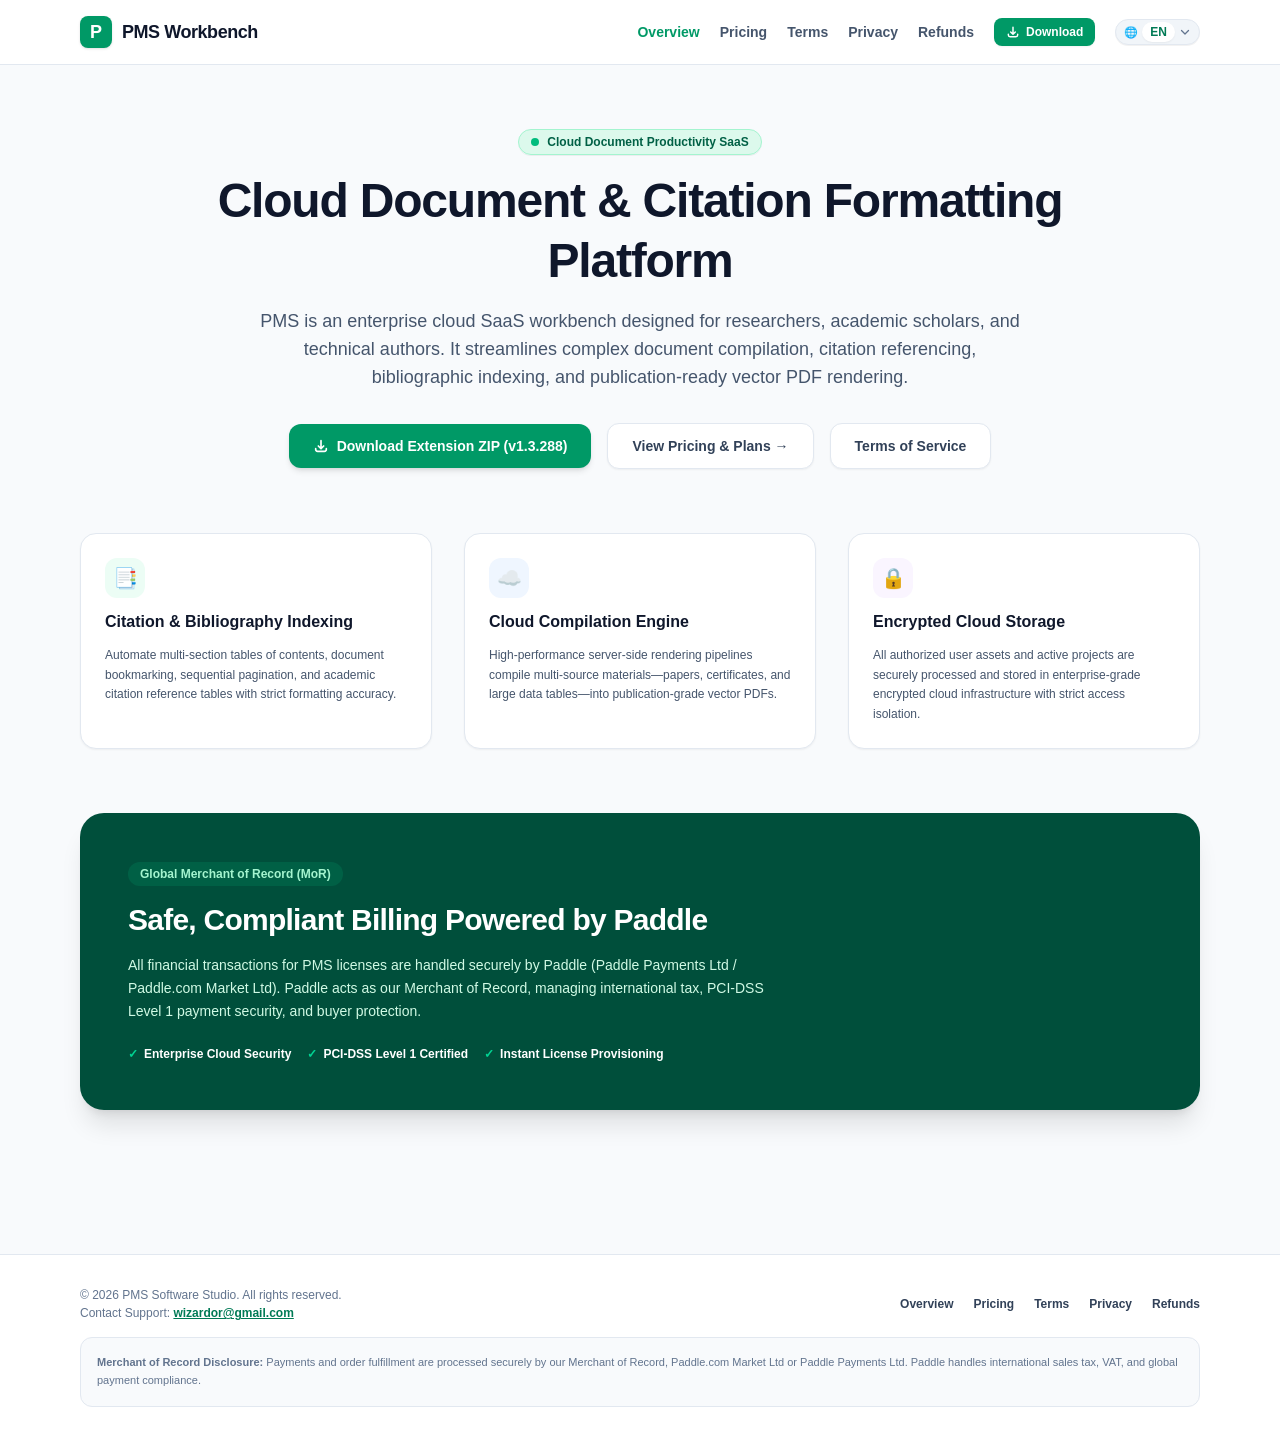
<file: index.html>
<!DOCTYPE html>
<html lang="en">
<head>
  <meta charset="UTF-8" />
  <meta name="viewport" content="width=device-width, initial-scale=1.0" />
  <title>PMS - Cloud Document & Citation Formatting Platform</title>
  <link rel="stylesheet" href="site-tailwind.css?v=1.3.290" />
  <script src="i18n.js?v=1.3.290"></script>
  <style>
    /* 简体/繁体：Hero 主标题桌面端强制单行显示（移动端仍允许自然换行） */
    @media (min-width: 768px) {
      html[lang="zh"] h1[data-i18n="hero_title"],
      html[lang="zh-TW"] h1[data-i18n="hero_title"] { white-space: nowrap; }
    }
  </style>
</head>
<body class="bg-slate-50 text-slate-800 antialiased selection:bg-emerald-500 selection:text-white flex flex-col min-h-screen">

  <!-- Navigation Bar -->
  <header class="border-b border-slate-200 bg-white/90 backdrop-blur sticky top-0 z-50">
    <div class="max-w-6xl mx-auto px-3 sm:px-4 h-16 flex items-center justify-between gap-2 sm:gap-4">
      <a href="index.html" class="flex items-center gap-2 sm:gap-2.5 shrink-0 min-w-0">
        <div class="w-8 h-8 rounded-lg bg-emerald-600 text-white flex items-center justify-center font-bold text-lg shadow-sm">
          P
        </div>
        <span class="font-extrabold text-base sm:text-lg text-slate-900 tracking-tight truncate">PMS Workbench</span>
      </a>

      <div class="flex items-center gap-2 sm:gap-5 shrink-0">
        <nav class="hidden md:flex items-center gap-5 text-sm font-semibold text-slate-600">
          <a href="index.html" data-i18n="nav_overview" class="text-emerald-600 font-bold hover:text-emerald-700 transition">Overview</a>
          <a href="pricing.html" data-i18n="nav_pricing" class="hover:text-slate-900 transition">Pricing</a>
          <a href="terms.html" data-i18n="nav_terms" class="hover:text-slate-900 transition">Terms</a>
          <a href="privacy.html" data-i18n="nav_privacy" class="hover:text-slate-900 transition">Privacy</a>
          <a href="refund.html" data-i18n="nav_refunds" class="hover:text-slate-900 transition">Refunds</a>
        </nav>

        <!-- Download Button -->
        <button type="button" onclick="openDownloadModal()" class="flex items-center gap-1.5 px-2.5 sm:px-3 py-1.5 rounded-lg bg-emerald-600 hover:bg-emerald-700 text-white text-xs font-bold shadow-xs hover:shadow-sm transition cursor-pointer shrink-0">
          <svg class="w-3.5 h-3.5" fill="none" stroke="currentColor" viewBox="0 0 24 24"><path stroke-linecap="round" stroke-linejoin="round" stroke-width="2.5" d="M4 16v1a3 3 0 003 3h10a3 3 0 003-3v-1m-4-4l-4 4m0 0l-4-4m4 4V4"/></svg>
          <span data-i18n="nav_download">Download</span>
        </button>


                                        <!-- 界面语言切换器 (点击下拉模式，兼顾移动端与桌面端紧凑显示) -->
        <div class="relative inline-block text-left shrink-0" id="lang-dropdown-container">
          <button type="button" id="lang-dropdown-btn" onclick="toggleLangDropdown(event)" aria-haspopup="true" aria-expanded="false" class="inline-flex items-center gap-1 p-0.5 pl-2 pr-2 rounded-full bg-slate-100 hover:bg-slate-200/70 border border-slate-200 text-xs font-bold shadow-2xs transition cursor-pointer select-none outline-none">
            <span class="text-slate-500 text-[11px] leading-none">🌐</span>
            <span id="current-lang-label" class="px-2 py-0.5 rounded-full bg-white text-emerald-700 font-extrabold shadow-xs transition">EN</span>
            <svg id="lang-dropdown-arrow" class="w-3 h-3 text-slate-500 transition-transform duration-200 shrink-0" width="12" height="12" style="width: 0.75rem; height: 0.75rem; flex-shrink: 0;" fill="none" stroke="currentColor" viewBox="0 0 24 24"><path stroke-linecap="round" stroke-linejoin="round" stroke-width="2.5" d="M19 9l-7 7-7-7"/></svg>
          </button>

          <div id="lang-dropdown-menu" class="hidden absolute right-0 mt-1.5 w-36 rounded-2xl bg-white border border-slate-200 shadow-xl py-1.5 px-1.5 z-[100] space-y-0.5" style="display: none; position: absolute; right: 0; top: 100%; margin-top: 0.375rem; width: 9.25rem; background-color: #ffffff; border-radius: 1rem; border: 1px solid #e2e8f0; box-shadow: 0 12px 28px -4px rgba(15, 23, 42, 0.15); padding: 0.375rem; z-index: 100;">
            <button type="button" onclick="selectLangOption('zh')" class="lang-btn w-full flex items-center justify-between px-2.5 py-1.5 rounded-xl text-xs font-semibold text-slate-600 hover:bg-slate-100 hover:text-slate-900 transition cursor-pointer text-left" data-lang="zh">
              <span class="flex items-center gap-2"><span class="inline-block w-5 text-center font-extrabold">简</span><span>简体中文</span></span>
              <span class="lang-check text-emerald-600 font-extrabold" style="display: none;">✓</span>
            </button>
            <button type="button" onclick="selectLangOption('en')" class="lang-btn w-full flex items-center justify-between px-2.5 py-1.5 rounded-xl text-xs font-extrabold bg-emerald-50 text-emerald-700 transition cursor-pointer text-left" data-lang="en">
              <span class="flex items-center gap-2"><span class="inline-block w-5 text-center font-extrabold">EN</span><span>English</span></span>
              <span class="lang-check text-emerald-600 font-extrabold" style="display: inline;">✓</span>
            </button>
            <button type="button" onclick="selectLangOption('zh-TW')" class="lang-btn w-full flex items-center justify-between px-2.5 py-1.5 rounded-xl text-xs font-semibold text-slate-600 hover:bg-slate-100 hover:text-slate-900 transition cursor-pointer text-left" data-lang="zh-TW">
              <span class="flex items-center gap-2"><span class="inline-block w-5 text-center font-extrabold">繁</span><span>繁體中文</span></span>
              <span class="lang-check text-emerald-600 font-extrabold" style="display: none;">✓</span>
            </button>
            <button type="button" onclick="selectLangOption('es')" class="lang-btn w-full flex items-center justify-between px-2.5 py-1.5 rounded-xl text-xs font-semibold text-slate-600 hover:bg-slate-100 hover:text-slate-900 transition cursor-pointer text-left" data-lang="es">
              <span class="flex items-center gap-2"><span class="inline-block w-5 text-center font-extrabold">ES</span><span>Español</span></span>
              <span class="lang-check text-emerald-600 font-extrabold" style="display: none;">✓</span>
            </button>
            <button type="button" onclick="selectLangOption('ja')" class="lang-btn w-full flex items-center justify-between px-2.5 py-1.5 rounded-xl text-xs font-semibold text-slate-600 hover:bg-slate-100 hover:text-slate-900 transition cursor-pointer text-left" data-lang="ja">
              <span class="flex items-center gap-2"><span class="inline-block w-5 text-center font-extrabold">日</span><span>日本語</span></span>
              <span class="lang-check text-emerald-600 font-extrabold" style="display: none;">✓</span>
            </button>
            <button type="button" onclick="selectLangOption('ko')" class="lang-btn w-full flex items-center justify-between px-2.5 py-1.5 rounded-xl text-xs font-semibold text-slate-600 hover:bg-slate-100 hover:text-slate-900 transition cursor-pointer text-left" data-lang="ko">
              <span class="flex items-center gap-2"><span class="inline-block w-5 text-center font-extrabold">韩</span><span>한국어</span></span>
              <span class="lang-check text-emerald-600 font-extrabold" style="display: none;">✓</span>
            </button>
          </div>
        </div>
      </div>
    </div>
  </header>

  <!-- Hero Section -->
  <main class="max-w-6xl mx-auto px-4 py-16 flex-grow space-y-16">
    <div class="text-center space-y-4 max-w-4xl mx-auto">
      <div class="inline-flex items-center gap-2 px-3 py-1 rounded-full bg-emerald-100/70 text-emerald-800 text-xs font-semibold border border-emerald-200 shadow-2xs">
        <span class="w-2 h-2 rounded-full bg-emerald-500"></span>
        <span data-i18n="hero_badge">Cloud Document Productivity SaaS</span>
      </div>
      <h1 data-i18n="hero_title" class="text-3xl sm:text-5xl font-extrabold text-slate-900 tracking-tight leading-tight">
        Cloud Document & Citation Formatting Platform
      </h1>
      <p data-i18n="hero_desc" class="text-base sm:text-lg text-slate-600 max-w-3xl mx-auto">
        PMS is an enterprise cloud SaaS workbench designed for researchers, academic scholars, and technical authors. It streamlines complex document compilation, citation referencing, bibliographic indexing, and publication-ready vector PDF rendering.
      </p>
      <div class="pt-4 flex flex-wrap items-center justify-center gap-4">
        <button type="button" onclick="openDownloadModal()" class="px-6 py-3 rounded-xl bg-emerald-600 hover:bg-emerald-700 text-white font-bold text-sm shadow-md transition flex items-center gap-2 cursor-pointer">
          <svg class="w-4 h-4" fill="none" stroke="currentColor" viewBox="0 0 24 24"><path stroke-linecap="round" stroke-linejoin="round" stroke-width="2.5" d="M4 16v1a3 3 0 003 3h10a3 3 0 003-3v-1m-4-4l-4 4m0 0l-4-4m4 4V4"/></svg>
          <span data-i18n="modal_download_btn">Download Extension ZIP (v1.3.288)</span>
        </button>
        <a href="pricing.html" data-i18n="btn_view_pricing" class="px-6 py-3 rounded-xl bg-white hover:bg-slate-100 text-slate-700 font-bold text-sm border border-slate-200 shadow-xs transition">
          View Pricing & Plans →
        </a>
        <a href="terms.html" data-i18n="btn_terms" class="px-6 py-3 rounded-xl bg-white hover:bg-slate-100 text-slate-700 font-bold text-sm border border-slate-200 shadow-xs transition">
          Terms of Service
        </a>
      </div>
    </div>

    <!-- 3 Core Pillars -->
    <div class="grid grid-cols-1 md:grid-cols-3 gap-8">
      <div class="bg-white p-6 rounded-2xl border border-slate-200 shadow-xs space-y-3">
        <div class="w-10 h-10 rounded-xl bg-emerald-50 text-emerald-600 flex items-center justify-center text-xl font-bold">
          📑
        </div>
        <h3 data-i18n="pillar1_title" class="font-bold text-slate-900 text-base">Citation & Bibliography Indexing</h3>
        <p data-i18n="pillar1_desc" class="text-xs text-slate-600 leading-relaxed">
          Automate multi-section tables of contents, document bookmarking, sequential pagination, and academic citation reference tables with strict formatting accuracy.
        </p>
      </div>

      <div class="bg-white p-6 rounded-2xl border border-slate-200 shadow-xs space-y-3">
        <div class="w-10 h-10 rounded-xl bg-blue-50 text-blue-600 flex items-center justify-center text-xl font-bold">
          ☁️
        </div>
        <h3 data-i18n="pillar2_title" class="font-bold text-slate-900 text-base">Cloud Compilation Engine</h3>
        <p data-i18n="pillar2_desc" class="text-xs text-slate-600 leading-relaxed">
          High-performance server-side rendering pipelines compile multi-source materials—papers, certificates, and large data tables—into publication-grade vector PDFs.
        </p>
      </div>

      <div class="bg-white p-6 rounded-2xl border border-slate-200 shadow-xs space-y-3">
        <div class="w-10 h-10 rounded-xl bg-purple-50 text-purple-600 flex items-center justify-center text-xl font-bold">
          🔒
        </div>
        <h3 data-i18n="pillar3_title" class="font-bold text-slate-900 text-base">Encrypted Cloud Storage</h3>
        <p data-i18n="pillar3_desc" class="text-xs text-slate-600 leading-relaxed">
          All authorized user assets and active projects are securely processed and stored in enterprise-grade encrypted cloud infrastructure with strict access isolation.
        </p>
      </div>
    </div>

    <!-- Merchant of Record Banner -->
    <div class="bg-emerald-900 text-white rounded-3xl p-8 sm:p-12 relative overflow-hidden shadow-xl">
      <div class="relative z-10 max-w-2xl space-y-4">
        <div data-i18n="mor_badge" class="inline-block px-3 py-1 rounded-full bg-emerald-800 text-emerald-200 text-xs font-semibold">
          Global Merchant of Record (MoR)
        </div>
        <h2 data-i18n="mor_title" class="text-2xl sm:text-3xl font-extrabold tracking-tight">
          Safe, Compliant Billing Powered by Paddle
        </h2>
        <p data-i18n="mor_desc" class="text-emerald-100 text-xs sm:text-sm leading-relaxed">
          All financial transactions for PMS licenses are handled securely by Paddle (Paddle Payments Ltd / Paddle.com Market Ltd). Paddle acts as our Merchant of Record, managing international tax, PCI-DSS Level 1 payment security, and buyer protection.
        </p>
        <div class="pt-2 flex flex-wrap gap-4 text-xs font-bold">
          <span class="flex items-center gap-1.5"><span class="text-emerald-400">✓</span> <span data-i18n="mor_feat1">Enterprise Cloud Security</span></span>
          <span class="flex items-center gap-1.5"><span class="text-emerald-400">✓</span> <span data-i18n="mor_feat2">PCI-DSS Level 1 Certified</span></span>
          <span class="flex items-center gap-1.5"><span class="text-emerald-400">✓</span> <span data-i18n="mor_feat3">Instant License Provisioning</span></span>
        </div>
      </div>
    </div>
  </main>

  <!-- Legal Footer -->
  <footer class="mt-20 pt-8 border-t border-slate-200 text-xs text-slate-500 bg-white">
    <div class="max-w-6xl mx-auto px-4 space-y-4 pb-8">
      <div class="flex flex-col sm:flex-row items-center justify-between gap-4">
        <div>
          <p data-i18n="footer_rights">© 2026 PMS Software Studio. All rights reserved.</p>
          <p class="mt-0.5"><span data-i18n="footer_support">Contact Support:</span> <a href="mailto:wizardor@gmail.com" class="text-emerald-700 underline font-semibold">wizardor@gmail.com</a></p>
        </div>
        <div class="flex flex-wrap items-center justify-center sm:justify-end gap-x-5 gap-y-2 font-semibold text-slate-700">
          <a href="index.html" data-i18n="nav_overview" class="hover:text-emerald-600">Home</a>
          <a href="pricing.html" data-i18n="nav_pricing" class="hover:text-emerald-600">Pricing</a>
          <a href="terms.html" data-i18n="nav_terms" class="hover:text-emerald-600">Terms of Service</a>
          <a href="privacy.html" data-i18n="nav_privacy" class="hover:text-emerald-600">Privacy Policy</a>
          <a href="refund.html" data-i18n="nav_refunds" class="hover:text-emerald-600">Refund Policy</a>
        </div>
      </div>
      <div class="bg-slate-50 p-4 rounded-xl text-[11px] leading-relaxed text-slate-500 space-y-1 border border-slate-200">
        <p><strong data-i18n="footer_mor_title">Merchant of Record Disclosure:</strong> <span data-i18n="footer_mor_desc">Payments and order fulfillment are processed securely by our Merchant of Record, Paddle.com Market Ltd or Paddle Payments Ltd. Paddle handles international sales tax, VAT, and global payment compliance.</span></p>
      </div>
    </div>
  </footer>

              <!-- Three-Track Download Modal -->
  <div id="download-modal" class="fixed inset-0 z-[9999] hidden items-center justify-center p-4 bg-slate-900/65 backdrop-blur-xs transition-opacity" style="display: none; position: fixed; inset: 0; z-index: 9999; align-items: center; justify-content: center; background-color: rgba(15, 23, 42, 0.65); backdrop-filter: blur(4px); padding: 1rem;">
    <div class="relative w-full max-w-2xl bg-white rounded-2xl shadow-2xl border border-slate-200 p-6 sm:p-8 space-y-6 max-h-[92vh] overflow-y-auto text-left" style="background-color: #ffffff; color: #1e293b;">
      
      <!-- Close button -->
      <button type="button" onclick="closeDownloadModal()" class="absolute top-4 right-4 text-slate-400 hover:text-slate-700 p-1.5 rounded-lg hover:bg-slate-100 transition cursor-pointer" aria-label="Close">
        <svg class="w-5 h-5 shrink-0" width="20" height="20" style="width: 1.25rem; height: 1.25rem; flex-shrink: 0;" fill="none" stroke="currentColor" viewBox="0 0 24 24"><path stroke-linecap="round" stroke-linejoin="round" stroke-width="2" d="M6 18L18 6M6 6l12 12"/></svg>
      </button>

      <!-- Modal Title -->
      <div class="space-y-1">
        <h3 class="text-xl sm:text-2xl font-extrabold text-slate-900 tracking-tight" data-i18n="modal_title">
          Install PMS Browser Extension
        </h3>
        <p class="text-xs text-slate-500">
          Official Standalone Offline Packages (v1.3.288) • Enterprise Grade AST Security
        </p>
      </div>

      <!-- Three-Track Tabs Switcher -->
      <div class="flex items-center gap-1.5 p-1 rounded-2xl bg-slate-100 border border-slate-200">
        <!-- Chrome Tab -->
        <button type="button" id="tab-btn-chrome" onclick="switchBrowserTab('chrome')" class="flex-1 py-2.5 px-3 rounded-xl text-xs sm:text-sm font-extrabold transition shadow-xs flex items-center justify-center gap-2 bg-emerald-600 text-white cursor-pointer outline-none">
          <span>🌐</span>
          <span data-i18n="tab_chrome">Google Chrome</span>
        </button>
        <!-- Edge Tab -->
        <button type="button" id="tab-btn-edge" onclick="switchBrowserTab('edge')" class="flex-1 py-2.5 px-3 rounded-xl text-xs sm:text-sm font-semibold text-slate-500 hover:text-slate-800 hover:bg-slate-100 transition flex items-center justify-center gap-2 cursor-pointer outline-none">
          <span>🌐</span>
          <span data-i18n="tab_edge">Microsoft Edge</span>
        </button>
        <!-- Firefox Tab -->
        <button type="button" id="tab-btn-firefox" onclick="switchBrowserTab('firefox')" class="flex-1 py-2.5 px-3 rounded-xl text-xs sm:text-sm font-semibold text-slate-500 hover:text-slate-800 hover:bg-slate-100 transition flex items-center justify-center gap-2 cursor-pointer outline-none">
          <span>🦊</span>
          <span data-i18n="tab_firefox">Mozilla Firefox</span>
        </button>
      </div>

      <!-- PANE 1: Google Chrome -->
      <div id="tab-pane-chrome" class="space-y-4" style="display: block;">
        
        <!-- Track 1: Official Chrome Web Store (Recommended 1-Click Install) -->
        <div class="bg-blue-50/70 border-2 border-blue-200/90 rounded-2xl p-4 sm:p-5 flex flex-col sm:flex-row items-center justify-between gap-4 shadow-xs">
          <div class="space-y-1 text-center sm:text-left">
            <div class="inline-flex items-center gap-1.5 px-2 py-0.5 rounded-full bg-blue-100 text-blue-800 text-[11px] font-bold">
              <span class="w-1.5 h-1.5 rounded-full bg-blue-500" style="width: 6px; height: 6px; border-radius: 9999px; background-color: #3b82f6; display: inline-block;"></span>
              <span data-i18n="chrome_cws_badge">Official Chrome Web Store • Live</span>
            </div>
            <div class="font-bold text-slate-900 text-sm" data-i18n="chrome_cws_title">Chrome Web Store Official Listing</div>
            <div class="text-xs text-slate-500" data-i18n="chrome_cws_subtitle">1-Click direct install • Automatic updates • Google verified</div>
          </div>
          <a href="https://chromewebstore.google.com/detail/pms-enterprise-ai-petitio/edkmkhfghakjgoimbaaakoeoneblndpf" target="_blank" rel="noopener noreferrer" class="w-full sm:w-auto px-5 py-2.5 rounded-xl bg-blue-600 hover:bg-blue-700 text-white font-bold text-xs sm:text-sm shadow-md transition flex items-center justify-center gap-2 shrink-0 cursor-pointer" style="text-decoration: none;">
            <svg class="w-4 h-4 shrink-0" width="16" height="16" style="width: 1rem; height: 1rem; flex-shrink: 0;" fill="none" stroke="currentColor" viewBox="0 0 24 24"><path stroke-linecap="round" stroke-linejoin="round" stroke-width="2.5" d="M10 6H6a2 2 0 00-2 2v10a2 2 0 002 2h10a2 2 0 002-2v-4M14 4h6m0 0v6m0-6L10 14"/></svg>
            <span data-i18n="chrome_cws_btn">Add to Chrome (Free)</span>
          </a>
        </div>

        <!-- Divider -->
        <div class="flex items-center gap-3 my-1">
          <div class="flex-grow border-t border-slate-200"></div>
          <span class="text-[11px] font-bold text-slate-400 uppercase tracking-wider" data-i18n="chrome_or_divider">Or: Standalone Offline Package</span>
          <div class="flex-grow border-t border-slate-200"></div>
        </div>

        <!-- Track 2: Standalone Offline Zip Package -->
        <div class="bg-slate-50 border border-slate-200 rounded-2xl p-3.5 sm:p-4 flex flex-col sm:flex-row items-center justify-between gap-3">
          <div class="space-y-0.5 text-center sm:text-left">
            <div class="font-bold text-slate-900 text-xs sm:text-sm" data-i18n="chrome_title">Google Chrome Standalone Package</div>
            <div class="text-xs text-slate-500">pms-extension-chrome-latest.zip (7.93 MB) • v1.3.288</div>
          </div>
          <a href="pms-extension-chrome-latest.zip" download="pms-extension-chrome-latest.zip" class="w-full sm:w-auto px-4 py-2 rounded-xl bg-slate-800 hover:bg-slate-900 text-white font-bold text-xs shadow-sm transition flex items-center justify-center gap-2 shrink-0 cursor-pointer" style="text-decoration: none;">
            <svg class="w-3.5 h-3.5 shrink-0" width="14" height="14" style="width: 0.875rem; height: 0.875rem; flex-shrink: 0;" fill="none" stroke="currentColor" viewBox="0 0 24 24"><path stroke-linecap="round" stroke-linejoin="round" stroke-width="2.5" d="M4 16v1a3 3 0 003 3h10a3 3 0 003-3v-1m-4-4l-4 4m0 0l-4-4m4 4V4"/></svg>
            <span data-i18n="chrome_btn">Download Offline ZIP</span>
          </a>
        </div>

        <!-- 3 Steps Visual Guide (Compact) -->
        <div class="space-y-2">
          <div class="flex items-start gap-3 bg-slate-50 p-2.5 rounded-xl border border-slate-200/80">
            <div class="w-5 h-5 rounded-full bg-slate-700 text-white font-extrabold text-[11px] flex items-center justify-center shrink-0 mt-0.5" style="width: 1.25rem; height: 1.25rem; border-radius: 9999px; flex-shrink: 0;">1</div>
            <div class="space-y-0.5">
              <h4 class="font-bold text-slate-900 text-xs" data-i18n="chrome_step1_title">Step 1: Download & Extract</h4>
              <p class="text-[11px] text-slate-600 leading-relaxed" data-i18n-html="chrome_step1_desc">Extract <code>pms-extension-chrome-latest.zip</code> to a local folder (e.g. <code>D:\PMS-Extension</code>).</p>
            </div>
          </div>

          <div class="flex items-start gap-3 bg-slate-50 p-2.5 rounded-xl border border-slate-200/80">
            <div class="w-5 h-5 rounded-full bg-slate-700 text-white font-extrabold text-[11px] flex items-center justify-center shrink-0 mt-0.5" style="width: 1.25rem; height: 1.25rem; border-radius: 9999px; flex-shrink: 0;">2</div>
            <div class="space-y-0.5">
              <h4 class="font-bold text-slate-900 text-xs" data-i18n="chrome_step2_title">Step 2: Open Extensions & Enable Developer Mode</h4>
              <p class="text-[11px] text-slate-600 leading-relaxed" data-i18n-html="chrome_step2_desc">In Chrome address bar, open <code>chrome://extensions/</code> and toggle on <strong>Developer mode</strong>.</p>
            </div>
          </div>

          <div class="flex items-start gap-3 bg-slate-50 p-2.5 rounded-xl border border-slate-200/80">
            <div class="w-5 h-5 rounded-full bg-slate-700 text-white font-extrabold text-[11px] flex items-center justify-center shrink-0 mt-0.5" style="width: 1.25rem; height: 1.25rem; border-radius: 9999px; flex-shrink: 0;">3</div>
            <div class="space-y-0.5">
              <h4 class="font-bold text-slate-900 text-xs" data-i18n="chrome_step3_title">Step 3: Load Unpacked Extension</h4>
              <p class="text-[11px] text-slate-600 leading-relaxed" data-i18n-html="chrome_step3_desc">Click <strong>Load unpacked</strong> on top left, select the extracted folder, and PMS is ready!</p>
            </div>
          </div>
        </div>

        <!-- Note -->
        <div class="p-3 bg-emerald-50/50 border border-emerald-100 rounded-xl text-slate-600 text-[11px] leading-relaxed flex items-center gap-2">
          <span class="text-base shrink-0">💡</span>
          <span data-i18n="chrome_note">Officially published on Chrome Web Store! We recommend 1-click install via Web Store above. Standalone packages remain available for private networks.</span>
        </div>
      </div>

      <!-- PANE 2: Microsoft Edge -->
      <div id="tab-pane-edge" class="space-y-5" style="display: none;">
        <!-- Header & Download CTA -->
        <div class="bg-blue-50/60 border border-blue-200/80 rounded-2xl p-4 sm:p-5 flex flex-col sm:flex-row items-center justify-between gap-4">
          <div class="space-y-1 text-center sm:text-left">
            <div class="inline-flex items-center gap-1.5 px-2 py-0.5 rounded-full bg-blue-100 text-blue-800 text-[11px] font-bold">
              <span class="w-1.5 h-1.5 rounded-full bg-blue-500" style="width: 6px; height: 6px; border-radius: 9999px; background-color: #3b82f6; display: inline-block;"></span>
              <span data-i18n="edge_badge">Chromium Native • v1.3.288</span>
            </div>
            <div class="font-bold text-slate-900 text-sm" data-i18n="edge_title">Microsoft Edge Chromium Package</div>
            <div class="text-xs text-slate-500">pms-extension-edge-latest.zip (7.93 MB)</div>
          </div>
          <a href="pms-extension-edge-latest.zip" download="pms-extension-edge-latest.zip" class="w-full sm:w-auto px-5 py-2.5 rounded-xl bg-blue-600 hover:bg-blue-700 text-white font-bold text-xs sm:text-sm shadow-md transition flex items-center justify-center gap-2 shrink-0 cursor-pointer" style="text-decoration: none;">
            <svg class="w-4 h-4 shrink-0" width="16" height="16" style="width: 1rem; height: 1rem; flex-shrink: 0;" fill="none" stroke="currentColor" viewBox="0 0 24 24"><path stroke-linecap="round" stroke-linejoin="round" stroke-width="2.5" d="M4 16v1a3 3 0 003 3h10a3 3 0 003-3v-1m-4-4l-4 4m0 0l-4-4m4 4V4"/></svg>
            <span data-i18n="edge_btn">Download for Edge (7.93 MB)</span>
          </a>
        </div>

        <!-- 3 Steps Visual Guide -->
        <div class="space-y-3">
          <div class="flex items-start gap-3 bg-slate-50 p-3.5 rounded-xl border border-slate-200/80">
            <div class="w-6 h-6 rounded-full bg-blue-600 text-white font-extrabold text-xs flex items-center justify-center shrink-0 mt-0.5" style="width: 1.5rem; height: 1.5rem; border-radius: 9999px; flex-shrink: 0;">1</div>
            <div class="space-y-0.5">
              <h4 class="font-bold text-slate-900 text-xs sm:text-sm" data-i18n="edge_step1_title">Step 1: Download & Extract</h4>
              <p class="text-xs text-slate-600 leading-relaxed" data-i18n-html="edge_step1_desc">Click above to download <code>pms-extension-edge-latest.zip</code> and extract it to a local folder.</p>
            </div>
          </div>

          <div class="flex items-start gap-3 bg-slate-50 p-3.5 rounded-xl border border-slate-200/80">
            <div class="w-6 h-6 rounded-full bg-blue-600 text-white font-extrabold text-xs flex items-center justify-center shrink-0 mt-0.5" style="width: 1.5rem; height: 1.5rem; border-radius: 9999px; flex-shrink: 0;">2</div>
            <div class="space-y-0.5">
              <h4 class="font-bold text-slate-900 text-xs sm:text-sm" data-i18n="edge_step2_title">Step 2: Open Extensions & Enable Developer Mode</h4>
              <p class="text-xs text-slate-600 leading-relaxed" data-i18n-html="edge_step2_desc">In Edge address bar, enter <code>edge://extensions/</code> and toggle on <strong>Developer mode</strong> in the left sidebar.</p>
            </div>
          </div>

          <div class="flex items-start gap-3 bg-slate-50 p-3.5 rounded-xl border border-slate-200/80">
            <div class="w-6 h-6 rounded-full bg-blue-600 text-white font-extrabold text-xs flex items-center justify-center shrink-0 mt-0.5" style="width: 1.5rem; height: 1.5rem; border-radius: 9999px; flex-shrink: 0;">3</div>
            <div class="space-y-0.5">
              <h4 class="font-bold text-slate-900 text-xs sm:text-sm" data-i18n="edge_step3_title">Step 3: Load Unpacked Extension</h4>
              <p class="text-xs text-slate-600 leading-relaxed" data-i18n-html="edge_step3_desc">Click <strong>Load unpacked</strong>, select your extracted folder, and PMS is ready for Edge!</p>
            </div>
          </div>
        </div>

        <!-- Note -->
        <div class="p-3 bg-blue-50/50 border border-blue-100 rounded-xl text-slate-600 text-[11px] leading-relaxed flex items-center gap-2">
          <span class="text-base shrink-0">💡</span>
          <span data-i18n="edge_note">100% compatible with Edge Chromium core. Supports Edge side panel and split screen workflows.</span>
        </div>
      </div>

      <!-- PANE 3: Mozilla Firefox -->
      <div id="tab-pane-firefox" class="space-y-5" style="display: none;">
        <!-- Header & Download CTA -->
        <div class="bg-amber-50/60 border border-amber-200/80 rounded-2xl p-4 sm:p-5 flex flex-col sm:flex-row items-center justify-between gap-4">
          <div class="space-y-1 text-center sm:text-left">
            <div class="inline-flex items-center gap-1.5 px-2 py-0.5 rounded-full bg-amber-100 text-amber-800 text-[11px] font-bold">
              <span class="w-1.5 h-1.5 rounded-full bg-amber-500" style="width: 6px; height: 6px; border-radius: 9999px; background-color: #f59e0b; display: inline-block;"></span>
              <span data-i18n="firefox_badge">Native Gecko MV3 • v1.3.288</span>
            </div>
            <div class="font-bold text-slate-900 text-sm" data-i18n="firefox_title">Mozilla Firefox Gecko MV3 Package</div>
            <div class="text-xs text-slate-500">pms-extension-firefox-latest.zip (7.93 MB)</div>
          </div>
          <a href="pms-extension-firefox-latest.zip" download="pms-extension-firefox-latest.zip" class="w-full sm:w-auto px-5 py-2.5 rounded-xl bg-amber-600 hover:bg-amber-700 text-white font-bold text-xs sm:text-sm shadow-md transition flex items-center justify-center gap-2 shrink-0 cursor-pointer" style="text-decoration: none;">
            <svg class="w-4 h-4 shrink-0" width="16" height="16" style="width: 1rem; height: 1rem; flex-shrink: 0;" fill="none" stroke="currentColor" viewBox="0 0 24 24"><path stroke-linecap="round" stroke-linejoin="round" stroke-width="2.5" d="M4 16v1a3 3 0 003 3h10a3 3 0 003-3v-1m-4-4l-4 4m0 0l-4-4m4 4V4"/></svg>
            <span data-i18n="firefox_btn">Download for Firefox (7.93 MB)</span>
          </a>
        </div>

        <!-- 3 Steps Visual Guide -->
        <div class="space-y-3">
          <div class="flex items-start gap-3 bg-slate-50 p-3.5 rounded-xl border border-slate-200/80">
            <div class="w-6 h-6 rounded-full bg-amber-600 text-white font-extrabold text-xs flex items-center justify-center shrink-0 mt-0.5" style="width: 1.5rem; height: 1.5rem; border-radius: 9999px; flex-shrink: 0;">1</div>
            <div class="space-y-0.5">
              <h4 class="font-bold text-slate-900 text-xs sm:text-sm" data-i18n="firefox_step1_title">Step 1: Download & Extract</h4>
              <p class="text-xs text-slate-600 leading-relaxed" data-i18n-html="firefox_step1_desc">Click above to download <code>pms-extension-firefox-latest.zip</code> and extract it to a local folder.</p>
            </div>
          </div>

          <div class="flex items-start gap-3 bg-slate-50 p-3.5 rounded-xl border border-slate-200/80">
            <div class="w-6 h-6 rounded-full bg-amber-600 text-white font-extrabold text-xs flex items-center justify-center shrink-0 mt-0.5" style="width: 1.5rem; height: 1.5rem; border-radius: 9999px; flex-shrink: 0;">2</div>
            <div class="space-y-0.5">
              <h4 class="font-bold text-slate-900 text-xs sm:text-sm" data-i18n="firefox_step2_title">Step 2: Open Add-on Debugging</h4>
              <p class="text-xs text-slate-600 leading-relaxed" data-i18n-html="firefox_step2_desc">In Firefox address bar, enter <code>about:debugging#/runtime/this-firefox</code> and press Enter.</p>
            </div>
          </div>

          <div class="flex items-start gap-3 bg-slate-50 p-3.5 rounded-xl border border-slate-200/80">
            <div class="w-6 h-6 rounded-full bg-amber-600 text-white font-extrabold text-xs flex items-center justify-center shrink-0 mt-0.5" style="width: 1.5rem; height: 1.5rem; border-radius: 9999px; flex-shrink: 0;">3</div>
            <div class="space-y-0.5">
              <h4 class="font-bold text-slate-900 text-xs sm:text-sm" data-i18n="firefox_step3_title">Step 3: Load Temporary Add-on</h4>
              <p class="text-xs text-slate-600 leading-relaxed" data-i18n-html="firefox_step3_desc">Click <strong>Load Temporary Add-on...</strong>, select <code>manifest.json</code> in your extracted folder, and PMS launches in your sidebar!</p>
            </div>
          </div>
        </div>

        <!-- Note -->
        <div class="p-3 bg-amber-50/50 border border-amber-100 rounded-xl text-slate-600 text-[11px] leading-relaxed flex items-center gap-2">
          <span class="text-base shrink-0">💡</span>
          <span data-i18n="firefox_note">Gecko MV3 sidebar integration supported. Direct offline installation with full privacy isolation.</span>
        </div>
      </div>

      <!-- Footer Buttons -->
      <div class="pt-2 flex justify-end">
        <button type="button" onclick="closeDownloadModal()" class="px-5 py-2 rounded-xl bg-slate-100 hover:bg-slate-200 text-slate-700 text-xs font-bold transition cursor-pointer" data-i18n="modal_close">
          Close
        </button>
      </div>

    </div>
  </div>
</body>
</html>
</file>
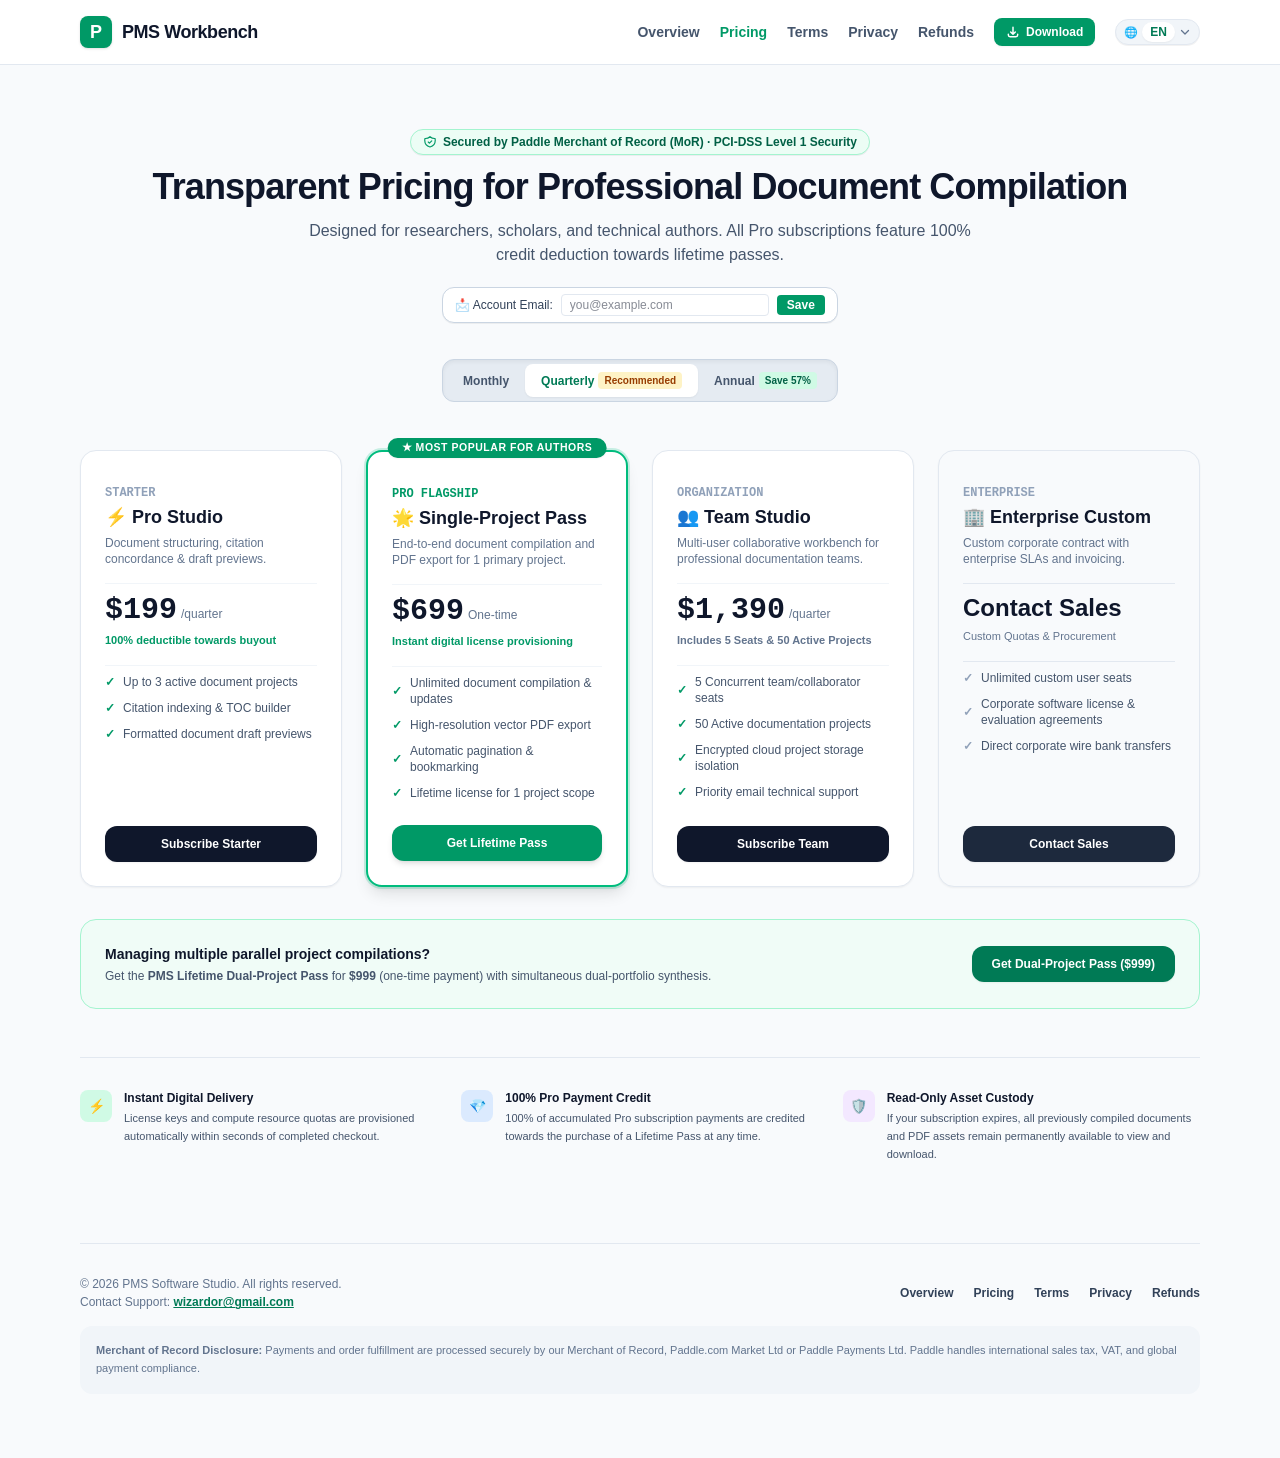
<file: pricing.html>
<!DOCTYPE html>
<html lang="en">
<head>
  <meta charset="UTF-8" />
  <meta name="viewport" content="width=device-width, initial-scale=1.0" />
  <title>Pricing & Plans | PMS - Document & Citation Formatting Workbench</title>
  <link rel="stylesheet" href="site-tailwind.css?v=1.3.290" />
  <!-- Paddle.js v2 SDK (Same-Origin Local Mirror + Official CDN Dual-Track Fallback) -->
  <link rel="stylesheet" href="paddle-v2.css" />
  <script src="paddle-v2.js"></script>
  <script>
    if (typeof window.Paddle === "undefined") {
      document.write('<script src="https://cdn.paddle.com/paddle/v2/paddle.js"><\/script>');
    }
  </script>
  <!-- Multilingual i18n Engine -->
  <script src="i18n.js?v=1.3.290"></script>
</head>
<body class="bg-slate-50 text-slate-800 antialiased selection:bg-emerald-500 selection:text-white flex flex-col min-h-screen">

  <!-- Navigation Bar -->
  <header class="border-b border-slate-200 bg-white/90 backdrop-blur sticky top-0 z-50">
    <div class="max-w-6xl mx-auto px-3 sm:px-4 h-16 flex items-center justify-between gap-2 sm:gap-4">
      <a href="index.html" class="flex items-center gap-2 sm:gap-2.5 shrink-0 min-w-0">
        <div class="w-8 h-8 rounded-lg bg-emerald-600 text-white flex items-center justify-center font-bold text-lg shadow-sm">
          P
        </div>
        <span class="font-extrabold text-base sm:text-lg text-slate-900 tracking-tight truncate">PMS Workbench</span>
      </a>

      <div class="flex items-center gap-2 sm:gap-5 shrink-0">
        <nav class="hidden md:flex items-center gap-5 text-sm font-semibold text-slate-600">
          <a href="index.html" data-i18n="nav_overview" class="hover:text-slate-900 transition">Overview</a>
          <a href="pricing.html" data-i18n="nav_pricing" class="text-emerald-600 font-bold hover:text-emerald-700 transition">Pricing</a>
          <a href="terms.html" data-i18n="nav_terms" class="hover:text-slate-900 transition">Terms</a>
          <a href="privacy.html" data-i18n="nav_privacy" class="hover:text-slate-900 transition">Privacy</a>
          <a href="refund.html" data-i18n="nav_refunds" class="hover:text-slate-900 transition">Refunds</a>
        </nav>

        <!-- Download Button -->
        <button type="button" onclick="openDownloadModal()" class="flex items-center gap-1.5 px-2.5 sm:px-3 py-1.5 rounded-lg bg-emerald-600 hover:bg-emerald-700 text-white text-xs font-bold shadow-xs hover:shadow-sm transition cursor-pointer shrink-0">
          <svg class="w-3.5 h-3.5" fill="none" stroke="currentColor" viewBox="0 0 24 24"><path stroke-linecap="round" stroke-linejoin="round" stroke-width="2.5" d="M4 16v1a3 3 0 003 3h10a3 3 0 003-3v-1m-4-4l-4 4m0 0l-4-4m4 4V4"/></svg>
          <span data-i18n="nav_download">Download</span>
        </button>


                                        <!-- 界面语言切换器 (点击下拉模式，兼顾移动端与桌面端紧凑显示) -->
        <div class="relative inline-block text-left shrink-0" id="lang-dropdown-container">
          <button type="button" id="lang-dropdown-btn" onclick="toggleLangDropdown(event)" aria-haspopup="true" aria-expanded="false" class="inline-flex items-center gap-1 p-0.5 pl-2 pr-2 rounded-full bg-slate-100 hover:bg-slate-200/70 border border-slate-200 text-xs font-bold shadow-2xs transition cursor-pointer select-none outline-none">
            <span class="text-slate-500 text-[11px] leading-none">🌐</span>
            <span id="current-lang-label" class="px-2 py-0.5 rounded-full bg-white text-emerald-700 font-extrabold shadow-xs transition">EN</span>
            <svg id="lang-dropdown-arrow" class="w-3 h-3 text-slate-500 transition-transform duration-200 shrink-0" width="12" height="12" style="width: 0.75rem; height: 0.75rem; flex-shrink: 0;" fill="none" stroke="currentColor" viewBox="0 0 24 24"><path stroke-linecap="round" stroke-linejoin="round" stroke-width="2.5" d="M19 9l-7 7-7-7"/></svg>
          </button>

          <div id="lang-dropdown-menu" class="hidden absolute right-0 mt-1.5 w-36 rounded-2xl bg-white border border-slate-200 shadow-xl py-1.5 px-1.5 z-[100] space-y-0.5" style="display: none; position: absolute; right: 0; top: 100%; margin-top: 0.375rem; width: 9.25rem; background-color: #ffffff; border-radius: 1rem; border: 1px solid #e2e8f0; box-shadow: 0 12px 28px -4px rgba(15, 23, 42, 0.15); padding: 0.375rem; z-index: 100;">
            <button type="button" onclick="selectLangOption('zh')" class="lang-btn w-full flex items-center justify-between px-2.5 py-1.5 rounded-xl text-xs font-semibold text-slate-600 hover:bg-slate-100 hover:text-slate-900 transition cursor-pointer text-left" data-lang="zh">
              <span class="flex items-center gap-2"><span class="inline-block w-5 text-center font-extrabold">简</span><span>简体中文</span></span>
              <span class="lang-check text-emerald-600 font-extrabold" style="display: none;">✓</span>
            </button>
            <button type="button" onclick="selectLangOption('en')" class="lang-btn w-full flex items-center justify-between px-2.5 py-1.5 rounded-xl text-xs font-extrabold bg-emerald-50 text-emerald-700 transition cursor-pointer text-left" data-lang="en">
              <span class="flex items-center gap-2"><span class="inline-block w-5 text-center font-extrabold">EN</span><span>English</span></span>
              <span class="lang-check text-emerald-600 font-extrabold" style="display: inline;">✓</span>
            </button>
            <button type="button" onclick="selectLangOption('zh-TW')" class="lang-btn w-full flex items-center justify-between px-2.5 py-1.5 rounded-xl text-xs font-semibold text-slate-600 hover:bg-slate-100 hover:text-slate-900 transition cursor-pointer text-left" data-lang="zh-TW">
              <span class="flex items-center gap-2"><span class="inline-block w-5 text-center font-extrabold">繁</span><span>繁體中文</span></span>
              <span class="lang-check text-emerald-600 font-extrabold" style="display: none;">✓</span>
            </button>
            <button type="button" onclick="selectLangOption('es')" class="lang-btn w-full flex items-center justify-between px-2.5 py-1.5 rounded-xl text-xs font-semibold text-slate-600 hover:bg-slate-100 hover:text-slate-900 transition cursor-pointer text-left" data-lang="es">
              <span class="flex items-center gap-2"><span class="inline-block w-5 text-center font-extrabold">ES</span><span>Español</span></span>
              <span class="lang-check text-emerald-600 font-extrabold" style="display: none;">✓</span>
            </button>
            <button type="button" onclick="selectLangOption('ja')" class="lang-btn w-full flex items-center justify-between px-2.5 py-1.5 rounded-xl text-xs font-semibold text-slate-600 hover:bg-slate-100 hover:text-slate-900 transition cursor-pointer text-left" data-lang="ja">
              <span class="flex items-center gap-2"><span class="inline-block w-5 text-center font-extrabold">日</span><span>日本語</span></span>
              <span class="lang-check text-emerald-600 font-extrabold" style="display: none;">✓</span>
            </button>
            <button type="button" onclick="selectLangOption('ko')" class="lang-btn w-full flex items-center justify-between px-2.5 py-1.5 rounded-xl text-xs font-semibold text-slate-600 hover:bg-slate-100 hover:text-slate-900 transition cursor-pointer text-left" data-lang="ko">
              <span class="flex items-center gap-2"><span class="inline-block w-5 text-center font-extrabold">韩</span><span>한국어</span></span>
              <span class="lang-check text-emerald-600 font-extrabold" style="display: none;">✓</span>
            </button>
          </div>
        </div>
      </div>
    </div>
  </header>

  <!-- Hero Section -->
  <main id="pricing" class="max-w-6xl mx-auto px-4 py-16 flex-grow">
    <div class="text-center space-y-3 mb-12">
      <div class="inline-flex items-center gap-1.5 px-3 py-1 rounded-full bg-emerald-50 text-emerald-800 text-xs font-semibold border border-emerald-200 shadow-2xs">
        <svg class="w-3.5 h-3.5 text-emerald-600" fill="none" stroke="currentColor" viewBox="0 0 24 24">
          <path stroke-linecap="round" stroke-linejoin="round" stroke-width="2" d="M9 12l2 2 4-4m5.618-4.016A11.955 11.955 0 0112 2.944a11.955 11.955 0 01-8.618 3.04A12.02 12.02 0 003 9c0 5.591 3.824 10.29 9 11.622 5.176-1.332 9-6.03 9-11.622 0-1.042-.133-2.052-.382-3.016z" />
        </svg>
        <span data-i18n="pricing_badge">Secured by Paddle Merchant of Record (MoR) · PCI-DSS Level 1 Security</span>
      </div>
      <h1 data-i18n="pricing_title" class="text-3xl sm:text-4xl font-extrabold text-slate-900 tracking-tight">
        Transparent Pricing for Professional Document Compilation
      </h1>
      <p data-i18n="pricing_desc" class="text-base text-slate-600 max-w-2xl mx-auto">
        Designed for researchers, scholars, and technical authors. All Pro subscriptions feature 100% credit deduction towards lifetime passes.
      </p>

      <!-- Auto-Synced Account Email Pill -->
      <div id="pms-user-email-bar" class="pt-2 flex justify-center"></div>

      <!-- Cycle Switcher -->
      <div class="pt-6 flex justify-center">
        <div class="inline-flex p-1 bg-slate-200/80 rounded-xl border border-slate-300 text-xs font-bold shadow-inner">
          <button id="btn-monthly" onclick="switchCycle('monthly')" class="px-4 py-2 rounded-lg transition text-slate-600 hover:text-slate-900">
            <span data-i18n="cycle_monthly">Monthly</span>
          </button>
          <button id="btn-quarterly" onclick="switchCycle('quarterly')" class="px-4 py-2 rounded-lg transition bg-white text-emerald-700 shadow-xs flex items-center gap-1 font-bold">
            <span data-i18n="cycle_quarterly">Quarterly</span>
            <span data-i18n="badge_recommended" class="bg-amber-100 text-amber-800 text-[10px] px-1.5 py-0.5 rounded font-bold">Recommended</span>
          </button>
          <button id="btn-yearly" onclick="switchCycle('yearly')" class="px-4 py-2 rounded-lg transition text-slate-600 hover:text-slate-900 flex items-center gap-1">
            <span data-i18n="cycle_yearly">Annual</span>
            <span data-i18n="badge_save57" class="bg-emerald-100 text-emerald-800 text-[10px] px-1.5 py-0.5 rounded font-bold">Save 57%</span>
          </button>
        </div>
      </div>
    </div>

    <!-- Pricing Grid -->
    <div class="grid grid-cols-1 md:grid-cols-2 xl:grid-cols-4 gap-6 items-stretch">

      <!-- Card 1: Starter / Pro Studio -->
      <div id="card-pro" onclick="focusPricingCard('card-pro', false)" class="rounded-2xl border border-slate-200 bg-white p-6 pt-7 shadow-xs flex flex-col justify-between relative hover:shadow-md transition cursor-pointer">
        <div id="badge-pro" class="hidden absolute -top-3.5 left-1/2 -translate-x-1/2 whitespace-nowrap z-10 bg-emerald-600 text-white text-[10.5px] font-extrabold uppercase px-3.5 py-0.5 rounded-full tracking-wider shadow-xs">
          <span class="selected-plan-badge-text">★ Selected Plan</span>
        </div>
        <div class="space-y-4">
          <div>
            <span id="tier-label-pro" data-i18n="card1_tier" class="text-xs font-mono font-bold text-slate-400">STARTER</span>
            <h3 data-i18n="card1_title" class="text-lg font-bold text-slate-900">⚡ Pro Studio</h3>
            <p data-i18n="card1_desc" class="text-xs text-slate-500 mt-1">Document structuring, citation concordance & draft previews.</p>
          </div>
          <div class="pt-2 border-t border-slate-100">
            <div class="flex items-baseline gap-1">
              <span id="price-pro" class="text-3xl font-black text-slate-900 font-mono">$199</span>
              <span id="period-pro" data-i18n="card1_period_qu" class="text-xs text-slate-500 font-medium">/quarter</span>
            </div>
            <p data-i18n="card1_sub" class="text-[11px] text-emerald-600 font-semibold mt-1">100% deductible towards buyout</p>
          </div>
          <ul class="space-y-2.5 text-xs text-slate-600 pt-2 border-t border-slate-100">
            <li class="flex items-center gap-2"><span class="text-emerald-600 font-bold">✓</span> <span data-i18n="card1_f1">Up to 3 active document projects</span></li>
            <li class="flex items-center gap-2"><span class="text-emerald-600 font-bold">✓</span> <span data-i18n="card1_f2">Citation indexing & TOC builder</span></li>
            <li class="flex items-center gap-2"><span class="text-emerald-600 font-bold">✓</span> <span data-i18n="card1_f3">Formatted document draft previews</span></li>
          </ul>
        </div>
        <div class="pt-6">
          <button id="btn-cta-pro" onclick="event.stopPropagation(); focusPricingCard('card-pro', false); openPaddleCheckout(currentProPriceId)" data-i18n="card1_btn" class="w-full py-2.5 px-4 rounded-xl bg-slate-900 hover:bg-slate-800 text-white font-bold text-xs transition shadow-xs">
            Subscribe Starter
          </button>
        </div>
      </div>

      <!-- Card 2: Pro / Single-Project Pass -->
      <div id="card-lifetime" onclick="focusPricingCard('card-lifetime', false)" class="rounded-2xl border-2 border-emerald-500 bg-white p-6 pt-7 shadow-lg flex flex-col justify-between relative ring-2 ring-emerald-500/20 transition cursor-pointer">
        <div id="badge-lifetime" class="absolute -top-3.5 left-1/2 -translate-x-1/2 whitespace-nowrap z-10 bg-emerald-600 text-white text-[10.5px] font-extrabold uppercase px-3.5 py-0.5 rounded-full tracking-wider shadow-xs">
          <span data-i18n="card2_banner">★ Most Popular for Authors</span>
        </div>
        <div class="space-y-4">
          <div>
            <span id="tier-label-lifetime" data-i18n="card2_tier" class="text-xs font-mono font-bold text-emerald-600">PRO FLAGSHIP</span>
            <h3 data-i18n="card2_title" class="text-lg font-bold text-slate-900">🌟 Single-Project Pass</h3>
            <p data-i18n="card2_desc" class="text-xs text-slate-500 mt-1">End-to-end document compilation and PDF export for 1 primary project.</p>
          </div>
          <div class="pt-2 border-t border-slate-100">
            <div class="flex items-baseline gap-1">
              <span id="price-lifetime" class="text-3xl font-black text-slate-900 font-mono">$699</span>
              <span data-i18n="card2_period" class="text-xs text-slate-500 font-medium">One-time</span>
            </div>
            <p data-i18n="card2_sub" class="text-[11px] text-emerald-600 font-semibold mt-1">Instant digital license provisioning</p>
          </div>
          <ul class="space-y-2.5 text-xs text-slate-600 pt-2 border-t border-slate-100">
            <li class="flex items-center gap-2"><span class="text-emerald-600 font-bold">✓</span> <span data-i18n="card2_f1">Unlimited document compilation & updates</span></li>
            <li class="flex items-center gap-2"><span class="text-emerald-600 font-bold">✓</span> <span data-i18n="card2_f2">High-resolution vector PDF export</span></li>
            <li class="flex items-center gap-2"><span class="text-emerald-600 font-bold">✓</span> <span data-i18n="card2_f3">Automatic pagination & bookmarking</span></li>
            <li class="flex items-center gap-2"><span class="text-emerald-600 font-bold">✓</span> <span data-i18n="card2_f4">Lifetime license for 1 project scope</span></li>
          </ul>
        </div>
        <div class="pt-6">
          <button id="btn-cta-lifetime" onclick="event.stopPropagation(); focusPricingCard('card-lifetime', false); openPaddleCheckout(priceIds.lifetime)" data-i18n="card2_btn" class="w-full py-2.5 px-4 rounded-xl bg-emerald-600 hover:bg-emerald-700 text-white font-bold text-xs transition shadow-md">
            Get Lifetime Pass
          </button>
        </div>
      </div>

      <!-- Card 3: Enterprise / Team Studio -->
      <div id="card-firm" onclick="focusPricingCard('card-firm', false)" class="rounded-2xl border border-slate-200 bg-white p-6 pt-7 shadow-xs flex flex-col justify-between relative hover:shadow-md transition cursor-pointer">
        <div id="badge-firm" class="hidden absolute -top-3.5 left-1/2 -translate-x-1/2 whitespace-nowrap z-10 bg-emerald-600 text-white text-[10.5px] font-extrabold uppercase px-3.5 py-0.5 rounded-full tracking-wider shadow-xs">
          <span class="selected-plan-badge-text">★ Selected Plan</span>
        </div>
        <div class="space-y-4">
          <div>
            <span id="tier-label-firm" data-i18n="card3_tier" class="text-xs font-mono font-bold text-slate-400">ORGANIZATION</span>
            <h3 data-i18n="card3_title" class="text-lg font-bold text-slate-900">👥 Team Studio</h3>
            <p data-i18n="card3_desc" class="text-xs text-slate-500 mt-1">Multi-user collaborative workbench for professional documentation teams.</p>
          </div>
          <div class="pt-2 border-t border-slate-100">
            <div class="flex items-baseline gap-1">
              <span id="price-firm" class="text-3xl font-black text-slate-900 font-mono">$1,390</span>
              <span id="period-firm" data-i18n="card3_period_qu" class="text-xs text-slate-500 font-medium">/quarter</span>
            </div>
            <p data-i18n="card3_sub" class="text-[11px] text-slate-500 font-semibold mt-1">Includes 5 Seats & 50 Active Projects</p>
          </div>
          <ul class="space-y-2.5 text-xs text-slate-600 pt-2 border-t border-slate-100">
            <li class="flex items-center gap-2"><span class="text-emerald-600 font-bold">✓</span> <span data-i18n="card3_f1">5 Concurrent team/collaborator seats</span></li>
            <li class="flex items-center gap-2"><span class="text-emerald-600 font-bold">✓</span> <span data-i18n="card3_f2">50 Active documentation projects</span></li>
            <li class="flex items-center gap-2"><span class="text-emerald-600 font-bold">✓</span> <span data-i18n="card3_f3">Encrypted cloud project storage isolation</span></li>
            <li class="flex items-center gap-2"><span class="text-emerald-600 font-bold">✓</span> <span data-i18n="card3_f4">Priority email technical support</span></li>
          </ul>
        </div>
        <div class="pt-6">
          <button id="btn-cta-firm" onclick="event.stopPropagation(); focusPricingCard('card-firm', false); openPaddleCheckout(currentFirmPriceId)" data-i18n="card3_btn" class="w-full py-2.5 px-4 rounded-xl bg-slate-900 hover:bg-slate-800 text-white font-bold text-xs transition shadow-xs">
            Subscribe Team
          </button>
        </div>
      </div>

      <!-- Card 4: Enterprise -->
      <div id="card-enterprise" onclick="focusPricingCard('card-enterprise', false)" class="rounded-2xl border border-slate-200 bg-slate-50 p-6 pt-7 shadow-xs flex flex-col justify-between relative hover:shadow-md transition cursor-pointer">
        <div id="badge-enterprise" class="hidden absolute -top-3.5 left-1/2 -translate-x-1/2 whitespace-nowrap z-10 bg-emerald-600 text-white text-[10.5px] font-extrabold uppercase px-3.5 py-0.5 rounded-full tracking-wider shadow-xs">
          <span class="selected-plan-badge-text">★ Selected Plan</span>
        </div>
        <div class="space-y-4">
          <div>
            <span id="tier-label-enterprise" data-i18n="card4_tier" class="text-xs font-mono font-bold text-slate-400">ENTERPRISE</span>
            <h3 data-i18n="card4_title" class="text-lg font-bold text-slate-900">🏢 Enterprise Custom</h3>
            <p data-i18n="card4_desc" class="text-xs text-slate-500 mt-1">Custom corporate contract with enterprise SLAs and invoicing.</p>
          </div>
          <div class="pt-2 border-t border-slate-200">
            <div data-i18n="card4_price" class="text-2xl font-black text-slate-900">Contact Sales</div>
            <p data-i18n="card4_sub" class="text-[11px] text-slate-500 font-medium mt-1">Custom Quotas & Procurement</p>
          </div>
          <ul class="space-y-2.5 text-xs text-slate-600 pt-2 border-t border-slate-200">
            <li class="flex items-center gap-2"><span class="text-slate-400 font-bold">✓</span> <span data-i18n="card4_f1">Unlimited custom user seats</span></li>
            <li class="flex items-center gap-2"><span class="text-slate-400 font-bold">✓</span> <span data-i18n="card4_f2">Corporate software license & evaluation agreements</span></li>
            <li class="flex items-center gap-2"><span class="text-slate-400 font-bold">✓</span> <span data-i18n="card4_f3">Direct corporate wire bank transfers</span></li>
          </ul>
        </div>
        <div class="pt-6">
          <a id="btn-cta-enterprise" onclick="event.stopPropagation(); focusPricingCard('card-enterprise', false)" href="mailto:wizardor@gmail.com?subject=PMS%20Enterprise%20Documentation%20Inquiry" data-i18n="card4_btn" class="w-full py-2.5 px-4 rounded-xl bg-slate-800 hover:bg-slate-900 text-white font-bold text-xs flex items-center justify-center transition shadow-xs">
            Contact Sales
          </a>
        </div>
      </div>

    </div>

    <!-- Dual Project Special Callout -->
    <div id="card-dual" onclick="focusPricingCard('card-dual', false)" class="mt-8 p-6 rounded-2xl border border-emerald-200 bg-emerald-50/60 flex flex-col sm:flex-row items-center justify-between gap-4 relative transition cursor-pointer">
      <div id="badge-dual" class="hidden absolute -top-3.5 left-6 whitespace-nowrap z-10 bg-emerald-600 text-white text-[10.5px] font-extrabold uppercase px-3.5 py-0.5 rounded-full tracking-wider shadow-xs">
        <span class="selected-plan-badge-text">★ Selected Plan</span>
      </div>
      <div class="space-y-1 text-center sm:text-left">
        <h4 data-i18n="dual_title" class="font-extrabold text-slate-900 text-sm">Managing multiple parallel project compilations?</h4>
        <p id="desc-dual" data-i18n-html="dual_desc" class="text-xs text-slate-600">Get the <strong>PMS Lifetime Dual-Project Pass</strong> for <strong>$999.00</strong> (one-time payment) with simultaneous dual-portfolio synthesis.</p>
      </div>
      <button id="btn-cta-dual" data-i18n="dual_btn" onclick="event.stopPropagation(); focusPricingCard('card-dual', false); openPaddleCheckout(priceIds.dual)" class="px-5 py-2.5 rounded-xl bg-emerald-700 hover:bg-emerald-800 text-white font-bold text-xs whitespace-nowrap shadow-xs transition">
        Get Dual-Project Pass ($999)
      </button>
    </div>

    <!-- Guarantees Row -->
    <div class="grid grid-cols-1 md:grid-cols-3 gap-6 mt-12 pt-8 border-t border-slate-200 text-slate-600">
      <div class="flex items-start gap-3">
        <div class="w-8 h-8 rounded-lg bg-emerald-100 text-emerald-800 flex items-center justify-center font-bold text-sm shrink-0">⚡</div>
        <div class="space-y-1">
          <h5 data-i18n="guar1_title" class="font-bold text-slate-900 text-xs">Instant Digital Delivery</h5>
          <p data-i18n="guar1_desc" class="text-[11px] leading-relaxed">License keys and compute resource quotas are provisioned automatically within seconds of completed checkout.</p>
        </div>
      </div>
      <div class="flex items-start gap-3">
        <div class="w-8 h-8 rounded-lg bg-blue-100 text-blue-800 flex items-center justify-center font-bold text-sm shrink-0">💎</div>
        <div class="space-y-1">
          <h5 data-i18n="guar2_title" class="font-bold text-slate-900 text-xs">100% Pro Payment Credit</h5>
          <p data-i18n="guar2_desc" class="text-[11px] leading-relaxed">100% of accumulated Pro subscription payments are credited towards the purchase of a Lifetime Pass at any time.</p>
        </div>
      </div>
      <div class="flex items-start gap-3">
        <div class="w-8 h-8 rounded-lg bg-purple-100 text-purple-800 flex items-center justify-center font-bold text-sm shrink-0">🛡️</div>
        <div class="space-y-1">
          <h5 data-i18n="guar3_title" class="font-bold text-slate-900 text-xs">Read-Only Asset Custody</h5>
          <p data-i18n="guar3_desc" class="text-[11px] leading-relaxed">If your subscription expires, all previously compiled documents and PDF assets remain permanently available to view and download.</p>
        </div>
      </div>
    </div>

    <!-- Legal Footer for Paddle Underwriting -->
    <footer class="mt-20 pt-8 border-t border-slate-200 text-xs text-slate-500 space-y-4">
      <div class="flex flex-col sm:flex-row items-center justify-between gap-4">
        <div>
          <p data-i18n="footer_rights">© 2026 PMS Software Studio. All rights reserved.</p>
          <p class="mt-0.5"><span data-i18n="footer_support">Contact Support:</span> <a href="mailto:wizardor@gmail.com" class="text-emerald-700 underline font-semibold">wizardor@gmail.com</a></p>
        </div>
        <div class="flex flex-wrap items-center justify-center sm:justify-end gap-x-5 gap-y-2 font-semibold text-slate-700">
          <a href="index.html" data-i18n="nav_overview" class="hover:text-emerald-600">Home</a>
          <a href="pricing.html" data-i18n="nav_pricing" class="hover:text-emerald-600">Pricing</a>
          <a href="terms.html" data-i18n="nav_terms" class="hover:text-emerald-600">Terms of Service</a>
          <a href="privacy.html" data-i18n="nav_privacy" class="hover:text-emerald-600">Privacy Policy</a>
          <a href="refund.html" data-i18n="nav_refunds" class="hover:text-emerald-600">Refund Policy</a>
        </div>
      </div>
      <div class="bg-slate-100 p-4 rounded-xl text-[11px] leading-relaxed text-slate-500 space-y-1">
        <p><strong data-i18n="footer_mor_title">Merchant of Record Disclosure:</strong> <span data-i18n="footer_mor_desc">Payments and order fulfillment are processed securely by our Merchant of Record, Paddle.com Market Ltd or Paddle Payments Ltd. Paddle handles international sales tax, VAT, and global payment compliance.</span></p>
      </div>
    </footer>
  </main>

  <script>
    const priceIds = {
      pro: {
        monthly: "pri_01m62yqpmq6xn7y26jar2srvnp",
        quarterly: "pri_01m62zhc74dr729rm8zsdzj0s3",
        yearly: "pri_01m62ysx796zem27xb4j6aczm2"
      },
      lifetime: "pri_01m62yxa4ymwd403hmzstq3a38",
      dual: "pri_01m62yz6gy95weaxyefzy8kqhc",
      firm: {
        monthly: "pri_01m62z19y7adz1a0gypkp4bbry",
        quarterly: "pri_01m62zqagzd4ae1qsfa4njb409",
        yearly: "pri_01m62z28ynj7f783t4jq0w77yt"
      }
    };

    const priceAmounts = {
      pro: { monthly: 79, quarterly: 199, yearly: 690 },
      lifetime: 699,
      dual: 999,
      firm: { monthly: 499, quarterly: 1390, yearly: 4990 }
    };

    let currentCycle = "quarterly";
    let currentProPriceId = priceIds.pro.quarterly;
    let currentFirmPriceId = priceIds.firm.quarterly;
    let currentFocusedCardId = "card-lifetime";

    const SELECTED_BADGE_LABELS = {
      "zh": "★ 当前已选方案",
      "zh-TW": "★ 當前已選方案",
      "en": "★ Selected Plan",
      "es": "★ Plan Seleccionado",
      "ja": "★ 選択中のプラン",
      "ko": "★ 선택된 플랜"
    };

    function updateSelectedBadgeTranslations(lang) {
      const label = SELECTED_BADGE_LABELS[lang] || SELECTED_BADGE_LABELS["en"];
      document.querySelectorAll(".selected-plan-badge-text").forEach(function(el) {
        el.innerText = label;
      });
    }

    function focusPricingCard(targetCardId, shouldScroll) {
      if (!targetCardId) return;
      currentFocusedCardId = targetCardId;

      const gridCards = [
        { card: "card-pro", badge: "badge-pro", tier: "tier-label-pro", btn: "btn-cta-pro", bg: "bg-white" },
        { card: "card-lifetime", badge: "badge-lifetime", tier: "tier-label-lifetime", btn: "btn-cta-lifetime", bg: "bg-white" },
        { card: "card-firm", badge: "badge-firm", tier: "tier-label-firm", btn: "btn-cta-firm", bg: "bg-white" },
        { card: "card-enterprise", badge: "badge-enterprise", tier: "tier-label-enterprise", btn: "btn-cta-enterprise", bg: "bg-slate-50" }
      ];

      gridCards.forEach(function(item) {
        const cardEl = document.getElementById(item.card);
        const badgeEl = document.getElementById(item.badge);
        const tierEl = document.getElementById(item.tier);
        const btnEl = document.getElementById(item.btn);
        const isActive = item.card === targetCardId;

        if (cardEl) {
          cardEl.className = isActive
            ? "rounded-2xl border-2 border-emerald-500 " + item.bg + " p-6 pt-7 shadow-xl flex flex-col justify-between relative ring-4 ring-emerald-500/20 transition cursor-pointer"
            : "rounded-2xl border border-slate-200 " + item.bg + " p-6 pt-7 shadow-xs flex flex-col justify-between relative hover:shadow-md transition cursor-pointer";
        }
        if (badgeEl) {
          if (isActive) {
            badgeEl.classList.remove("hidden");
          } else {
            badgeEl.classList.add("hidden");
          }
        }
        if (tierEl) {
          tierEl.className = isActive
            ? "text-xs font-mono font-bold text-emerald-600"
            : "text-xs font-mono font-bold text-slate-400";
        }
        if (btnEl) {
          if (item.card === "card-enterprise") {
            btnEl.className = isActive
              ? "w-full py-2.5 px-4 rounded-xl bg-emerald-600 hover:bg-emerald-700 text-white font-bold text-xs flex items-center justify-center transition shadow-md"
              : "w-full py-2.5 px-4 rounded-xl bg-slate-800 hover:bg-slate-900 text-white font-bold text-xs flex items-center justify-center transition shadow-xs";
          } else {
            btnEl.className = isActive
              ? "w-full py-2.5 px-4 rounded-xl bg-emerald-600 hover:bg-emerald-700 text-white font-bold text-xs transition shadow-md"
              : "w-full py-2.5 px-4 rounded-xl bg-slate-900 hover:bg-slate-800 text-white font-bold text-xs transition shadow-xs";
          }
        }
      });

      // Handle Dual-Project Pass Card (Card 5)
      const dualCard = document.getElementById("card-dual");
      const dualBadge = document.getElementById("badge-dual");
      const dualBtn = document.getElementById("btn-cta-dual");
      const isDualActive = targetCardId === "card-dual";
      if (dualCard) {
        dualCard.className = isDualActive
          ? "mt-8 p-6 rounded-2xl border-2 border-emerald-500 bg-emerald-50/90 shadow-xl ring-4 ring-emerald-500/20 flex flex-col sm:flex-row items-center justify-between gap-4 relative transition cursor-pointer"
          : "mt-8 p-6 rounded-2xl border border-emerald-200 bg-emerald-50/60 flex flex-col sm:flex-row items-center justify-between gap-4 relative transition cursor-pointer";
      }
      if (dualBadge) {
        if (isDualActive) {
          dualBadge.classList.remove("hidden");
        } else {
          dualBadge.classList.add("hidden");
        }
      }
      if (dualBtn) {
        dualBtn.className = isDualActive
          ? "px-5 py-2.5 rounded-xl bg-emerald-600 hover:bg-emerald-700 text-white font-bold text-xs whitespace-nowrap shadow-md ring-2 ring-emerald-500/30 transition"
          : "px-5 py-2.5 rounded-xl bg-emerald-700 hover:bg-emerald-800 text-white font-bold text-xs whitespace-nowrap shadow-xs transition";
      }

      if (shouldScroll) {
        const targetEl = document.getElementById(targetCardId);
        if (targetEl && typeof targetEl.scrollIntoView === "function") {
          targetEl.scrollIntoView({ behavior: "smooth", block: "center" });
        }
        const btnMap = {
          "card-pro": "btn-cta-pro",
          "card-lifetime": "btn-cta-lifetime",
          "card-firm": "btn-cta-firm",
          "card-enterprise": "btn-cta-enterprise",
          "card-dual": "btn-cta-dual"
        };
        const activeBtn = document.getElementById(btnMap[targetCardId]);
        if (activeBtn && typeof activeBtn.focus === "function") {
          activeBtn.focus({ preventScroll: true });
        }
      }
    }

    function resolveTargetCardFromUrl(ctx) {
      const pId = ctx.priceId;
      const tier = (ctx.tier || "").toLowerCase();
      if (
        pId === priceIds.pro.monthly ||
        pId === priceIds.pro.quarterly ||
        pId === priceIds.pro.yearly ||
        tier === "pro" ||
        tier === "starter"
      ) {
        return "card-pro";
      }
      if (
        pId === priceIds.firm.monthly ||
        pId === priceIds.firm.quarterly ||
        pId === priceIds.firm.yearly ||
        tier === "firm_boutique" ||
        tier === "firm" ||
        tier === "team"
      ) {
        return "card-firm";
      }
      if (pId === priceIds.dual || pId === "pri_01m62yz6gy95weaxyefzy8kqhc" || tier === "lifetime_dual" || tier === "dual") {
        return "card-dual";
      }
      if (tier === "enterprise" || tier === "firm_midsized") {
        return "card-enterprise";
      }
      if (pId === priceIds.lifetime || pId === "pri_01m62yxa4ymwd403hmzstq3a38" || tier === "lifetime" || tier === "single") {
        return "card-lifetime";
      }
      return null;
    }

    function getPeriodSuffix(cycle) {
      const curLang = localStorage.getItem('pms_site_lang') || 'en';
      const dict = (typeof PMS_TRANSLATIONS !== 'undefined' && PMS_TRANSLATIONS[curLang]) ? PMS_TRANSLATIONS[curLang] : null;
      if (!dict) {
        return cycle === 'monthly' ? '/month' : cycle === 'yearly' ? '/year' : '/quarter';
      }
      return cycle === 'monthly' ? dict.card1_period_mo : cycle === 'yearly' ? dict.card1_period_yr : dict.card1_period_qu;
    }

    function formatUsd(val) {
      return "$" + (Number(val) || 0).toLocaleString("en-US");
    }

    function renderBuyoutPrices() {
      const lifeEl = document.getElementById("price-lifetime");
      if (lifeEl) {
        lifeEl.innerText = formatUsd(priceAmounts.lifetime);
      }
      const dualDescEl = document.getElementById("desc-dual");
      if (dualDescEl && dualDescEl.innerHTML) {
        dualDescEl.innerHTML = dualDescEl.innerHTML.replace(/\$\d[\d,]*(?:\.\d{2})?/g, formatUsd(priceAmounts.dual));
      }
      const dualBtnEl = document.getElementById("btn-cta-dual");
      if (dualBtnEl && dualBtnEl.innerText) {
        dualBtnEl.innerText = dualBtnEl.innerText.replace(/\$\d[\d,]*/g, formatUsd(priceAmounts.dual));
      }
    }

    function switchCycle(cycle) {
      currentCycle = cycle;
      const btnM = document.getElementById("btn-monthly");
      const btnQ = document.getElementById("btn-quarterly");
      const btnY = document.getElementById("btn-yearly");

      btnM.className = "px-4 py-2 rounded-lg transition text-slate-600 hover:text-slate-900";
      btnQ.className = "px-4 py-2 rounded-lg transition text-slate-600 hover:text-slate-900 flex items-center gap-1";
      btnY.className = "px-4 py-2 rounded-lg transition text-slate-600 hover:text-slate-900 flex items-center gap-1";

      const activeClass = "px-4 py-2 rounded-lg transition bg-white text-emerald-700 shadow-xs flex items-center gap-1 font-bold";

      const suffix = getPeriodSuffix(cycle);

      if (cycle === "monthly") {
        btnM.className = activeClass;
        document.getElementById("price-pro").innerText = formatUsd(priceAmounts.pro.monthly);
        document.getElementById("period-pro").innerText = suffix;
        document.getElementById("price-firm").innerText = formatUsd(priceAmounts.firm.monthly);
        document.getElementById("period-firm").innerText = suffix;
        currentProPriceId = priceIds.pro.monthly;
        currentFirmPriceId = priceIds.firm.monthly;
      } else if (cycle === "quarterly") {
        btnQ.className = activeClass;
        document.getElementById("price-pro").innerText = formatUsd(priceAmounts.pro.quarterly);
        document.getElementById("period-pro").innerText = suffix;
        document.getElementById("price-firm").innerText = formatUsd(priceAmounts.firm.quarterly);
        document.getElementById("period-firm").innerText = suffix;
        currentProPriceId = priceIds.pro.quarterly;
        currentFirmPriceId = priceIds.firm.quarterly;
      } else if (cycle === "yearly") {
        btnY.className = activeClass;
        document.getElementById("price-pro").innerText = formatUsd(priceAmounts.pro.yearly);
        document.getElementById("period-pro").innerText = suffix;
        document.getElementById("price-firm").innerText = formatUsd(priceAmounts.firm.yearly);
        document.getElementById("period-firm").innerText = suffix;
        currentProPriceId = priceIds.pro.yearly;
        currentFirmPriceId = priceIds.firm.yearly;
      }
      renderBuyoutPrices();
    }

    // Track 1: Zero-latency URL Snapshot Price Sync (?pms_prices=79_199_690_699_999_499_1390_4990)
    // Pure numeric URL parameters from the extension — zero backend credential exposure
    function applyUrlPriceSnapshot() {
      try {
        const params = new URLSearchParams(window.location.search);
        const snap = (params.get("pms_prices") || "").trim();
        if (!snap) return;
        const parts = snap.split("_").map(function(n) { return parseInt(n, 10); });
        if (parts.length >= 8 && parts.every(function(n) { return !isNaN(n) && n > 0; })) {
          priceAmounts.pro.monthly = parts[0];
          priceAmounts.pro.quarterly = parts[1];
          priceAmounts.pro.yearly = parts[2];
          priceAmounts.lifetime = parts[3];
          priceAmounts.dual = parts[4];
          priceAmounts.firm.monthly = parts[5];
          priceAmounts.firm.quarterly = parts[6];
          priceAmounts.firm.yearly = parts[7];
          switchCycle(currentCycle);
        }
      } catch (_) {}
    }

    // Track 2: Same-Origin Static JSON Price Sync (./pricing-live.json)
    // Zero cross-origin requests to api.paddle.com on page load, zero backend credential exposure
    function syncLivePricingFromSameOriginJson() {
      try {
        fetch("./pricing-live.json?t=" + Math.floor(Date.now() / 60000), { cache: "no-store" })
          .then(function(res) {
            if (!res.ok) return null;
            return res.json();
          })
          .then(function(data) {
            if (!data || typeof data !== "object") return;
            // Only apply if URL snapshot (?pms_prices=) did not already override
            const params = new URLSearchParams(window.location.search);
            if (params.get("pms_prices")) return;

            if (data.pro) {
              if (Number(data.pro.monthly) > 0) priceAmounts.pro.monthly = Number(data.pro.monthly);
              if (Number(data.pro.quarterly) > 0) priceAmounts.pro.quarterly = Number(data.pro.quarterly);
              if (Number(data.pro.yearly) > 0) priceAmounts.pro.yearly = Number(data.pro.yearly);
            }
            if (Number(data.lifetime) > 0) priceAmounts.lifetime = Number(data.lifetime);
            if (Number(data.dual) > 0) priceAmounts.dual = Number(data.dual);
            if (data.firm) {
              if (Number(data.firm.monthly) > 0) priceAmounts.firm.monthly = Number(data.firm.monthly);
              if (Number(data.firm.quarterly) > 0) priceAmounts.firm.quarterly = Number(data.firm.quarterly);
              if (Number(data.firm.yearly) > 0) priceAmounts.firm.yearly = Number(data.firm.yearly);
            }
            switchCycle(currentCycle);
          })
          .catch(function() {});
      } catch (_) {}
    }

    // Intercept setLang to refresh period suffix & selected badge
    const originalSetLang = window.setLang;
    window.setLang = function(lang) {
      if (typeof originalSetLang === 'function') {
        originalSetLang(lang);
      }
      updateSelectedBadgeTranslations(lang);
      switchCycle(currentCycle);
      if (typeof window.syncPmsUserEmailBanner === "function") {
        window.syncPmsUserEmailBanner();
      }
    };

    // Initialize Paddle.js v2 SDK (Production Live Environment) with Dual-Track Resilient Loader
    let isPaddleInitialized = false;
    let isPaddleCheckoutLoaded = false;
    let paddleWatchdogTimer = null;

    function clearPaddleWatchdog() {
      if (paddleWatchdogTimer) {
        clearTimeout(paddleWatchdogTimer);
        paddleWatchdogTimer = null;
      }
    }

    function showPaddleNetworkDiagnosticModal() {
      const existing = document.getElementById("pms-paddle-net-modal");
      if (existing) existing.remove();
      const lang = (localStorage.getItem("pms_site_lang") || "zh").trim();
      const isZh = lang.startsWith("zh");
      const wrap = document.createElement("div");
      wrap.id = "pms-paddle-net-modal";
      wrap.style.cssText = "position:fixed;inset:0;z-index:2147483647;background:rgba(15,23,42,0.65);display:flex;align-items:center;justify-content:center;padding:16px;font-family:system-ui,-apple-system,sans-serif;";
      wrap.innerHTML = '<div style="background:#fff;border-radius:16px;max-width:480px;width:100%;padding:24px;box-shadow:0 20px 40px rgba(0,0,0,0.25);border:1px solid #e2e8f0;">' +
        '<div style="display:flex;align-items:center;justify-content:space-between;margin-bottom:12px;">' +
          '<h3 style="margin:0;font-size:17px;font-weight:700;color:#0f172a;">' + (isZh ? '⚠️ Paddle 国际收银台连接受阻' : '⚠️ Paddle Checkout Connection Blocked') + '</h3>' +
          '<button id="pms-paddle-net-close" style="background:none;border:none;font-size:20px;cursor:pointer;color:#64748b;">×</button>' +
        '</div>' +
        '<p style="margin:0 0 12px;font-size:13.5px;line-height:1.6;color:#334155;">' +
          (isZh
            ? '当前页面本地脚本已成功加载，但浏览器连接 Paddle 官方支付网关（<code>*.paddle.com</code>）时触发了证书/DNS 拦截（<code>ERR_CERT_COMMON_NAME_INVALID</code>）。'
            : 'The local SDK initialized, but your network blocked connections to <code>*.paddle.com</code> (<code>ERR_CERT_COMMON_NAME_INVALID</code>).') +
        '</p>' +
        '<div style="background:#f8fafc;border:1px solid #cbd5e1;border-radius:10px;padding:12px;font-size:12.5px;color:#1e293b;line-height:1.6;margin-bottom:16px;">' +
          (isZh
            ? '<strong>💡 1 秒解决方法（SwitchyOmega / Clash / 代理插件）：</strong><br/>1. 点击浏览器右上角的代理插件图标（如 SwitchyOmega）；<br/>2. 将当前页面的 <code>*.paddle.com</code>（包含 <code>buy.paddle.com</code> 与 <code>api.paddle.com</code>）从「直接连接」切换为「代理连接」；<br/>3. 重新点击订阅按钮即可秒开收银台。'
            : '<strong>💡 Quick Fix:</strong> Add <code>*.paddle.com</code> (<code>buy.paddle.com</code> & <code>api.paddle.com</code>) to your proxy rules or enable global proxy mode, then click Subscribe again.') +
        '</div>' +
        '<div style="display:flex;justify-content:flex-end;gap:10px;">' +
          '<button id="pms-paddle-net-ok" style="background:#0f172a;color:#fff;border:none;border-radius:8px;padding:8px 18px;font-size:13px;font-weight:600;cursor:pointer;">' + (isZh ? '我知道了' : 'Got it') + '</button>' +
        '</div>' +
      '</div>';
      document.body.appendChild(wrap);
      const closeFn = function() { wrap.remove(); };
      document.getElementById("pms-paddle-net-close").onclick = closeFn;
      document.getElementById("pms-paddle-net-ok").onclick = closeFn;
    }

    function initPaddleSdk() {
      if (isPaddleInitialized) return true;
      if (typeof window.Paddle === "undefined") return false;
      try {
        window.Paddle.Environment.set("production");
        window.Paddle.Initialize({
          token: "live_9b85863a29b9a994359f3ce7d36",
          eventCallback: function(data) {
            console.log("[Paddle Event]", data);
            if (data && data.name) {
              if (data.name.indexOf("checkout.loaded") !== -1 || data.name.indexOf("checkout.completed") !== -1) {
                isPaddleCheckoutLoaded = true;
                clearPaddleWatchdog();
              } else if (data.name.indexOf("checkout.closed") !== -1 || data.name.indexOf("checkout.error") !== -1 || data.name.indexOf("checkout.failed") !== -1) {
                clearPaddleWatchdog();
              }
            }
          }
        });
        isPaddleInitialized = true;
        console.log("[Paddle] Initialized successfully with live token.");
        return true;
      } catch (e) {
        console.error("[Paddle] Initialization error:", e);
        return false;
      }
    }

    initPaddleSdk();

    function ensurePaddleReady(onReady) {
      if (initPaddleSdk()) {
        onReady();
        return;
      }
      const fallbackUrls = [
        "paddle-v2.js",
        "https://cdn.paddle.com/paddle/v2/paddle.js"
      ];
      let idx = 0;
      function tryNext() {
        if (initPaddleSdk()) {
          onReady();
          return;
        }
        if (idx >= fallbackUrls.length) {
          console.error("[Paddle] All SDK script sources failed to load.");
          return;
        }
        const s = document.createElement("script");
        s.src = fallbackUrls[idx++];
        s.async = true;
        s.onload = function() {
          if (initPaddleSdk()) {
            onReady();
          } else {
            tryNext();
          }
        };
        s.onerror = function() {
          tryNext();
        };
        document.head.appendChild(s);
      }
      tryNext();
    }

    function resolvePaddleLocale(siteLang) {
      const map = {
        "zh": "zh",
        "zh-TW": "zh-TW",
        "en": "en",
        "es": "es",
        "ja": "ja",
        "ko": "ko"
      };
      return map[siteLang] || "en";
    }

    function getUrlCheckoutContext() {
      const params = new URLSearchParams(window.location.search);
      const lang = (params.get("lang") || localStorage.getItem("pms_site_lang") || "en").trim();
      const tier = (params.get("tier") || "").trim();
      const cycle = (params.get("cycle") || "").trim();

      // Resolve Country Code:
      // Priority 1: URL parameter (?country=CN or ?country_code=CN or ?checkout[country]=CN)
      // Priority 2: Stored country in localStorage ("pms_checkout_country")
      // Priority 3: Derived from active language (zh/zh-CN -> CN for instant WeChat/Alipay routing; zh-TW -> TW; zh-HK -> HK; ja -> JP; ko -> KR)
      const urlCountry = (params.get("country") || params.get("country_code") || params.get("checkout[country]") || "").trim();
      let countryCode = "";
      if (urlCountry) {
        countryCode = urlCountry.toUpperCase();
        try { localStorage.setItem("pms_checkout_country", countryCode); } catch (_) {}
      } else {
        const storedCountry = (localStorage.getItem("pms_checkout_country") || "").trim().toUpperCase();
        if (storedCountry && storedCountry.length === 2) {
          countryCode = storedCountry;
        } else if (lang === "zh" || lang === "zh-CN" || lang === "zh-Hans") {
          countryCode = "CN";
        } else if (lang === "zh-TW" || lang === "zh-Hant") {
          countryCode = "TW";
        } else if (lang === "zh-HK") {
          countryCode = "HK";
        } else if (lang === "ja") {
          countryCode = "JP";
        } else if (lang === "ko") {
          countryCode = "KR";
        }
      }

      const urlEmail = (params.get("prefilled_email") || params.get("checkout[email]") || params.get("email") || "").trim();
      if (urlEmail && urlEmail.includes("@")) {
        try {
          localStorage.setItem("pms_checkout_email", urlEmail);
          window.PMS_ACTIVE_USER_EMAIL = urlEmail;
        } catch (_) {}
      }
      const inputEl = document.getElementById("pms-inline-email-input");
      const inputEmail = inputEl && inputEl.value ? String(inputEl.value).trim() : "";
      if (inputEmail && inputEmail.includes("@")) {
        try {
          localStorage.setItem("pms_checkout_email", inputEmail);
        } catch (_) {}
      }
      const storedEmail = (window.PMS_ACTIVE_USER_EMAIL || localStorage.getItem("pms_checkout_email") || "").trim();
      const email = (urlEmail && urlEmail.includes("@"))
        ? urlEmail
        : (inputEmail && inputEmail.includes("@"))
          ? inputEmail
          : storedEmail;

      const discountCode = (params.get("checkout[discount_code]") || params.get("discount_code") || "").trim();
      const customData = {};
      const urlUid = (params.get("checkout[custom][uid]") || params.get("uid") || "").trim();
      if (urlUid) {
        try {
          localStorage.setItem("pms_checkout_uid", urlUid);
          window.PMS_ACTIVE_USER_UID = urlUid;
        } catch (_) {}
      }
      const uid = urlUid || (window.PMS_ACTIVE_USER_UID || localStorage.getItem("pms_checkout_uid") || "").trim();
      const proCredit = params.get("checkout[custom][pro_credit_usd]");
      const upgradeKey = params.get("checkout[custom][upgrade_from_key]");
      const pricingVer = params.get("checkout[custom][pricing_version]");
      const campaignName = params.get("checkout[custom][campaign_name]");
      if (uid) customData.uid = uid;
      if (email && email.includes("@")) {
        customData.subscriber_email = email;
        customData.customer_email = email;
        customData.user_email = email;
      }
      if (countryCode) customData.country_code = countryCode;
      if (proCredit) customData.pro_credit_usd = proCredit;
      if (upgradeKey) customData.upgrade_from_key = upgradeKey;
      if (pricingVer) customData.pricing_version = pricingVer;
      if (campaignName) customData.campaign_name = campaignName;
      if (lang) customData.lang = lang;
      const priceId = (params.get("price_id") || params.get("priceId") || "").trim();
      return { priceId, tier, cycle, lang, countryCode, email, discountCode, customData };
    }

    window.syncPmsUserEmailBanner = function(forceEmail, forceUid) {
      try {
        if (forceEmail && forceEmail.includes("@")) {
          localStorage.setItem("pms_checkout_email", forceEmail.trim());
          window.PMS_ACTIVE_USER_EMAIL = forceEmail.trim();
        }
        if (forceUid) {
          localStorage.setItem("pms_checkout_uid", forceUid.trim());
          window.PMS_ACTIVE_USER_UID = forceUid.trim();
        }
        const bar = document.getElementById("pms-user-email-bar");
        if (!bar) return;
        const lang = (localStorage.getItem("pms_site_lang") || "zh").trim();
        const isZh = lang.startsWith("zh");
        const currentEmail = (window.PMS_ACTIVE_USER_EMAIL || localStorage.getItem("pms_checkout_email") || "").trim();

        if (currentEmail && currentEmail.includes("@") && !window._pmsEditingEmail) {
          bar.innerHTML =
            '<div class="inline-flex items-center gap-2 px-3.5 py-1.5 rounded-full bg-slate-100 border border-slate-200 text-xs text-slate-700 shadow-2xs">' +
              '<span class="w-2 h-2 rounded-full bg-emerald-500"></span>' +
              '<span>' + (isZh ? '已自动绑定卡密接收与付款邮箱：' : 'Checkout & license email: ') + '<strong class="text-slate-900 font-semibold">' + currentEmail + '</strong></span>' +
              '<button type="button" onclick="window._pmsEditingEmail=true;window.syncPmsUserEmailBanner();" class="text-emerald-600 hover:text-emerald-700 font-semibold underline ml-1 cursor-pointer">' +
                (isZh ? '更换' : 'Change') +
              '</button>' +
            '</div>';
        } else {
          bar.innerHTML =
            '<div class="inline-flex items-center gap-2 px-3 py-1.5 rounded-xl bg-white border border-slate-300 text-xs text-slate-700 shadow-2xs">' +
              '<span>' + (isZh ? '📩 接收授权卡密邮箱：' : '📩 Account Email:') + '</span>' +
              '<input id="pms-inline-email-input" type="email" value="' + (currentEmail || '') + '" placeholder="' + (isZh ? '输入邮箱将自动带入收银台...' : 'you@example.com') + '" ' +
                'class="px-2 py-0.5 border border-slate-200 rounded text-xs text-slate-900 focus:outline-none focus:border-emerald-500 w-52" />' +
              '<button type="button" onclick="var v=document.getElementById(\'pms-inline-email-input\').value.trim();if(v&&v.includes(\'@\')){window._pmsEditingEmail=false;window.syncPmsUserEmailBanner(v);}" ' +
                'class="px-2.5 py-0.5 rounded bg-emerald-600 text-white font-semibold hover:bg-emerald-500 cursor-pointer">' +
                (isZh ? '绑定' : 'Save') +
              '</button>' +
            '</div>';
        }
      } catch (_) {}
    };

    function openPaddleCheckout(priceId) {
      if (!priceId) {
        alert("Please select a valid pricing tier.");
        return;
      }
      ensurePaddleReady(function() {
        try {
          const ctx = getUrlCheckoutContext();
          const checkoutPayload = {
            items: [{ priceId: priceId, quantity: 1 }],
            settings: {
              displayMode: "overlay",
              theme: "light",
              locale: resolvePaddleLocale(ctx.lang)
            }
          };
          // Resolve user email across URL params, uncommitted inline input, and localStorage
          let userEmail = ctx.email;
          if (!userEmail || !userEmail.includes("@")) {
            const inputEl = document.getElementById("pms-inline-email-input");
            if (inputEl && inputEl.value && inputEl.value.includes("@")) {
              userEmail = inputEl.value.trim();
              window.PMS_ACTIVE_USER_EMAIL = userEmail;
              try { localStorage.setItem("pms_checkout_email", userEmail); } catch (_) {}
              if (typeof window.syncPmsUserEmailBanner === "function") {
                window.syncPmsUserEmailBanner(userEmail);
              }
            }
          }

          // Paddle Billing Customer & Address Prefill:
          // To prefill countryCode/address without validation errors, Paddle requires customer.email or customer.id.
          if (userEmail && userEmail.includes("@")) {
            checkoutPayload.customer = { email: userEmail };
            if (ctx.countryCode) {
              checkoutPayload.customer.address = { countryCode: ctx.countryCode };
            }
          }
          if (ctx.discountCode) {
            checkoutPayload.discountCode = ctx.discountCode;
          }
          if (Object.keys(ctx.customData).length > 0) {
            checkoutPayload.customData = ctx.customData;
          }
          isPaddleCheckoutLoaded = false;
          clearPaddleWatchdog();
          paddleWatchdogTimer = setTimeout(function() {
            if (!isPaddleCheckoutLoaded) {
              try {
                if (window.Paddle && window.Paddle.Checkout && typeof window.Paddle.Checkout.close === "function") {
                  window.Paddle.Checkout.close();
                } else if (window.Paddle && window.Paddle.Spinner && typeof window.Paddle.Spinner.hide === "function") {
                  window.Paddle.Spinner.hide();
                }
              } catch (_) {}
              showPaddleNetworkDiagnosticModal();
            }
          }, 6000);
          window.Paddle.Checkout.open(checkoutPayload);
        } catch (err) {
          console.error("Failed to open Paddle Checkout:", err);
        }
      });
    }

    // Auto-sync language, live prices (URL snapshot + same-origin ./pricing-live.json), cycle tab, target card focus, and trigger Paddle Overlay Checkout
    window.addEventListener("DOMContentLoaded", function() {
      applyUrlPriceSnapshot();
      syncLivePricingFromSameOriginJson();

      const ctx = getUrlCheckoutContext();
      if (typeof window.syncPmsUserEmailBanner === "function") {
        window.syncPmsUserEmailBanner(ctx.email);
      }
      if (ctx.lang && typeof window.setLang === "function") {
        window.setLang(ctx.lang);
      } else {
        updateSelectedBadgeTranslations(ctx.lang || "en");
      }

      if (
        ctx.priceId === priceIds.pro.monthly ||
        ctx.priceId === priceIds.firm.monthly ||
        ctx.cycle === "month" ||
        ctx.cycle === "monthly"
      ) {
        switchCycle("monthly");
      } else if (
        ctx.priceId === priceIds.pro.yearly ||
        ctx.priceId === priceIds.firm.yearly ||
        ctx.cycle === "year" ||
        ctx.cycle === "yearly"
      ) {
        switchCycle("yearly");
      } else if (
        ctx.priceId === priceIds.pro.quarterly ||
        ctx.priceId === priceIds.firm.quarterly ||
        ctx.cycle === "quarter" ||
        ctx.cycle === "quarterly"
      ) {
        switchCycle("quarterly");
      }

      const targetCardId = resolveTargetCardFromUrl(ctx);
      if (targetCardId) {
        focusPricingCard(targetCardId, true);
      }

      if (ctx.priceId && ctx.priceId.startsWith("pri_")) {
        // 清理地址栏中的一次性自动弹窗参数 price_id，防止用户刷新页面或付款完成后再次重复创建未支付草稿单（触发 Paddle 弃单挽回邮件）
        try {
          const cleanUrl = new URL(window.location.href);
          cleanUrl.searchParams.delete("price_id");
          cleanUrl.searchParams.delete("priceId");
          window.history.replaceState({}, document.title, cleanUrl.pathname + (cleanUrl.search || "") + (cleanUrl.hash || ""));
        } catch (_) {}
        setTimeout(function() {
          openPaddleCheckout(ctx.priceId);
        }, 180);
      }
    });
  </script>

              <!-- Three-Track Download Modal -->
  <div id="download-modal" class="fixed inset-0 z-[9999] hidden items-center justify-center p-4 bg-slate-900/65 backdrop-blur-xs transition-opacity" style="display: none; position: fixed; inset: 0; z-index: 9999; align-items: center; justify-content: center; background-color: rgba(15, 23, 42, 0.65); backdrop-filter: blur(4px); padding: 1rem;">
    <div class="relative w-full max-w-2xl bg-white rounded-2xl shadow-2xl border border-slate-200 p-6 sm:p-8 space-y-6 max-h-[92vh] overflow-y-auto text-left" style="background-color: #ffffff; color: #1e293b;">
      
      <!-- Close button -->
      <button type="button" onclick="closeDownloadModal()" class="absolute top-4 right-4 text-slate-400 hover:text-slate-700 p-1.5 rounded-lg hover:bg-slate-100 transition cursor-pointer" aria-label="Close">
        <svg class="w-5 h-5 shrink-0" width="20" height="20" style="width: 1.25rem; height: 1.25rem; flex-shrink: 0;" fill="none" stroke="currentColor" viewBox="0 0 24 24"><path stroke-linecap="round" stroke-linejoin="round" stroke-width="2" d="M6 18L18 6M6 6l12 12"/></svg>
      </button>

      <!-- Modal Title -->
      <div class="space-y-1">
        <h3 class="text-xl sm:text-2xl font-extrabold text-slate-900 tracking-tight" data-i18n="modal_title">
          Install PMS Browser Extension
        </h3>
        <p class="text-xs text-slate-500">
          Official Standalone Offline Packages (v1.3.288) • Enterprise Grade AST Security
        </p>
      </div>

      <!-- Three-Track Tabs Switcher -->
      <div class="flex items-center gap-1.5 p-1 rounded-2xl bg-slate-100 border border-slate-200">
        <!-- Chrome Tab -->
        <button type="button" id="tab-btn-chrome" onclick="switchBrowserTab('chrome')" class="flex-1 py-2.5 px-3 rounded-xl text-xs sm:text-sm font-extrabold transition shadow-xs flex items-center justify-center gap-2 bg-emerald-600 text-white cursor-pointer outline-none">
          <span>🌐</span>
          <span data-i18n="tab_chrome">Google Chrome</span>
        </button>
        <!-- Edge Tab -->
        <button type="button" id="tab-btn-edge" onclick="switchBrowserTab('edge')" class="flex-1 py-2.5 px-3 rounded-xl text-xs sm:text-sm font-semibold text-slate-500 hover:text-slate-800 hover:bg-slate-100 transition flex items-center justify-center gap-2 cursor-pointer outline-none">
          <span>🌐</span>
          <span data-i18n="tab_edge">Microsoft Edge</span>
        </button>
        <!-- Firefox Tab -->
        <button type="button" id="tab-btn-firefox" onclick="switchBrowserTab('firefox')" class="flex-1 py-2.5 px-3 rounded-xl text-xs sm:text-sm font-semibold text-slate-500 hover:text-slate-800 hover:bg-slate-100 transition flex items-center justify-center gap-2 cursor-pointer outline-none">
          <span>🦊</span>
          <span data-i18n="tab_firefox">Mozilla Firefox</span>
        </button>
      </div>

      <!-- PANE 1: Google Chrome -->
      <div id="tab-pane-chrome" class="space-y-4" style="display: block;">
        
        <!-- Track 1: Official Chrome Web Store (Recommended 1-Click Install) -->
        <div class="bg-blue-50/70 border-2 border-blue-200/90 rounded-2xl p-4 sm:p-5 flex flex-col sm:flex-row items-center justify-between gap-4 shadow-xs">
          <div class="space-y-1 text-center sm:text-left">
            <div class="inline-flex items-center gap-1.5 px-2 py-0.5 rounded-full bg-blue-100 text-blue-800 text-[11px] font-bold">
              <span class="w-1.5 h-1.5 rounded-full bg-blue-500" style="width: 6px; height: 6px; border-radius: 9999px; background-color: #3b82f6; display: inline-block;"></span>
              <span data-i18n="chrome_cws_badge">Official Chrome Web Store • Live</span>
            </div>
            <div class="font-bold text-slate-900 text-sm" data-i18n="chrome_cws_title">Chrome Web Store Official Listing</div>
            <div class="text-xs text-slate-500" data-i18n="chrome_cws_subtitle">1-Click direct install • Automatic updates • Google verified</div>
          </div>
          <a href="https://chromewebstore.google.com/detail/pms-enterprise-ai-petitio/edkmkhfghakjgoimbaaakoeoneblndpf" target="_blank" rel="noopener noreferrer" class="w-full sm:w-auto px-5 py-2.5 rounded-xl bg-blue-600 hover:bg-blue-700 text-white font-bold text-xs sm:text-sm shadow-md transition flex items-center justify-center gap-2 shrink-0 cursor-pointer" style="text-decoration: none;">
            <svg class="w-4 h-4 shrink-0" width="16" height="16" style="width: 1rem; height: 1rem; flex-shrink: 0;" fill="none" stroke="currentColor" viewBox="0 0 24 24"><path stroke-linecap="round" stroke-linejoin="round" stroke-width="2.5" d="M10 6H6a2 2 0 00-2 2v10a2 2 0 002 2h10a2 2 0 002-2v-4M14 4h6m0 0v6m0-6L10 14"/></svg>
            <span data-i18n="chrome_cws_btn">Add to Chrome (Free)</span>
          </a>
        </div>

        <!-- Divider -->
        <div class="flex items-center gap-3 my-1">
          <div class="flex-grow border-t border-slate-200"></div>
          <span class="text-[11px] font-bold text-slate-400 uppercase tracking-wider" data-i18n="chrome_or_divider">Or: Standalone Offline Package</span>
          <div class="flex-grow border-t border-slate-200"></div>
        </div>

        <!-- Track 2: Standalone Offline Zip Package -->
        <div class="bg-slate-50 border border-slate-200 rounded-2xl p-3.5 sm:p-4 flex flex-col sm:flex-row items-center justify-between gap-3">
          <div class="space-y-0.5 text-center sm:text-left">
            <div class="font-bold text-slate-900 text-xs sm:text-sm" data-i18n="chrome_title">Google Chrome Standalone Package</div>
            <div class="text-xs text-slate-500">pms-extension-chrome-latest.zip (7.93 MB) • v1.3.288</div>
          </div>
          <a href="pms-extension-chrome-latest.zip" download="pms-extension-chrome-latest.zip" class="w-full sm:w-auto px-4 py-2 rounded-xl bg-slate-800 hover:bg-slate-900 text-white font-bold text-xs shadow-sm transition flex items-center justify-center gap-2 shrink-0 cursor-pointer" style="text-decoration: none;">
            <svg class="w-3.5 h-3.5 shrink-0" width="14" height="14" style="width: 0.875rem; height: 0.875rem; flex-shrink: 0;" fill="none" stroke="currentColor" viewBox="0 0 24 24"><path stroke-linecap="round" stroke-linejoin="round" stroke-width="2.5" d="M4 16v1a3 3 0 003 3h10a3 3 0 003-3v-1m-4-4l-4 4m0 0l-4-4m4 4V4"/></svg>
            <span data-i18n="chrome_btn">Download Offline ZIP</span>
          </a>
        </div>

        <!-- 3 Steps Visual Guide (Compact) -->
        <div class="space-y-2">
          <div class="flex items-start gap-3 bg-slate-50 p-2.5 rounded-xl border border-slate-200/80">
            <div class="w-5 h-5 rounded-full bg-slate-700 text-white font-extrabold text-[11px] flex items-center justify-center shrink-0 mt-0.5" style="width: 1.25rem; height: 1.25rem; border-radius: 9999px; flex-shrink: 0;">1</div>
            <div class="space-y-0.5">
              <h4 class="font-bold text-slate-900 text-xs" data-i18n="chrome_step1_title">Step 1: Download & Extract</h4>
              <p class="text-[11px] text-slate-600 leading-relaxed" data-i18n-html="chrome_step1_desc">Extract <code>pms-extension-chrome-latest.zip</code> to a local folder (e.g. <code>D:\PMS-Extension</code>).</p>
            </div>
          </div>

          <div class="flex items-start gap-3 bg-slate-50 p-2.5 rounded-xl border border-slate-200/80">
            <div class="w-5 h-5 rounded-full bg-slate-700 text-white font-extrabold text-[11px] flex items-center justify-center shrink-0 mt-0.5" style="width: 1.25rem; height: 1.25rem; border-radius: 9999px; flex-shrink: 0;">2</div>
            <div class="space-y-0.5">
              <h4 class="font-bold text-slate-900 text-xs" data-i18n="chrome_step2_title">Step 2: Open Extensions & Enable Developer Mode</h4>
              <p class="text-[11px] text-slate-600 leading-relaxed" data-i18n-html="chrome_step2_desc">In Chrome address bar, open <code>chrome://extensions/</code> and toggle on <strong>Developer mode</strong>.</p>
            </div>
          </div>

          <div class="flex items-start gap-3 bg-slate-50 p-2.5 rounded-xl border border-slate-200/80">
            <div class="w-5 h-5 rounded-full bg-slate-700 text-white font-extrabold text-[11px] flex items-center justify-center shrink-0 mt-0.5" style="width: 1.25rem; height: 1.25rem; border-radius: 9999px; flex-shrink: 0;">3</div>
            <div class="space-y-0.5">
              <h4 class="font-bold text-slate-900 text-xs" data-i18n="chrome_step3_title">Step 3: Load Unpacked Extension</h4>
              <p class="text-[11px] text-slate-600 leading-relaxed" data-i18n-html="chrome_step3_desc">Click <strong>Load unpacked</strong> on top left, select the extracted folder, and PMS is ready!</p>
            </div>
          </div>
        </div>

        <!-- Note -->
        <div class="p-3 bg-emerald-50/50 border border-emerald-100 rounded-xl text-slate-600 text-[11px] leading-relaxed flex items-center gap-2">
          <span class="text-base shrink-0">💡</span>
          <span data-i18n="chrome_note">Officially published on Chrome Web Store! We recommend 1-click install via Web Store above. Standalone packages remain available for private networks.</span>
        </div>
      </div>

      <!-- PANE 2: Microsoft Edge -->
      <div id="tab-pane-edge" class="space-y-5" style="display: none;">
        <!-- Header & Download CTA -->
        <div class="bg-blue-50/60 border border-blue-200/80 rounded-2xl p-4 sm:p-5 flex flex-col sm:flex-row items-center justify-between gap-4">
          <div class="space-y-1 text-center sm:text-left">
            <div class="inline-flex items-center gap-1.5 px-2 py-0.5 rounded-full bg-blue-100 text-blue-800 text-[11px] font-bold">
              <span class="w-1.5 h-1.5 rounded-full bg-blue-500" style="width: 6px; height: 6px; border-radius: 9999px; background-color: #3b82f6; display: inline-block;"></span>
              <span data-i18n="edge_badge">Chromium Native • v1.3.288</span>
            </div>
            <div class="font-bold text-slate-900 text-sm" data-i18n="edge_title">Microsoft Edge Chromium Package</div>
            <div class="text-xs text-slate-500">pms-extension-edge-latest.zip (7.93 MB)</div>
          </div>
          <a href="pms-extension-edge-latest.zip" download="pms-extension-edge-latest.zip" class="w-full sm:w-auto px-5 py-2.5 rounded-xl bg-blue-600 hover:bg-blue-700 text-white font-bold text-xs sm:text-sm shadow-md transition flex items-center justify-center gap-2 shrink-0 cursor-pointer" style="text-decoration: none;">
            <svg class="w-4 h-4 shrink-0" width="16" height="16" style="width: 1rem; height: 1rem; flex-shrink: 0;" fill="none" stroke="currentColor" viewBox="0 0 24 24"><path stroke-linecap="round" stroke-linejoin="round" stroke-width="2.5" d="M4 16v1a3 3 0 003 3h10a3 3 0 003-3v-1m-4-4l-4 4m0 0l-4-4m4 4V4"/></svg>
            <span data-i18n="edge_btn">Download for Edge (7.93 MB)</span>
          </a>
        </div>

        <!-- 3 Steps Visual Guide -->
        <div class="space-y-3">
          <div class="flex items-start gap-3 bg-slate-50 p-3.5 rounded-xl border border-slate-200/80">
            <div class="w-6 h-6 rounded-full bg-blue-600 text-white font-extrabold text-xs flex items-center justify-center shrink-0 mt-0.5" style="width: 1.5rem; height: 1.5rem; border-radius: 9999px; flex-shrink: 0;">1</div>
            <div class="space-y-0.5">
              <h4 class="font-bold text-slate-900 text-xs sm:text-sm" data-i18n="edge_step1_title">Step 1: Download & Extract</h4>
              <p class="text-xs text-slate-600 leading-relaxed" data-i18n-html="edge_step1_desc">Click above to download <code>pms-extension-edge-latest.zip</code> and extract it to a local folder.</p>
            </div>
          </div>

          <div class="flex items-start gap-3 bg-slate-50 p-3.5 rounded-xl border border-slate-200/80">
            <div class="w-6 h-6 rounded-full bg-blue-600 text-white font-extrabold text-xs flex items-center justify-center shrink-0 mt-0.5" style="width: 1.5rem; height: 1.5rem; border-radius: 9999px; flex-shrink: 0;">2</div>
            <div class="space-y-0.5">
              <h4 class="font-bold text-slate-900 text-xs sm:text-sm" data-i18n="edge_step2_title">Step 2: Open Extensions & Enable Developer Mode</h4>
              <p class="text-xs text-slate-600 leading-relaxed" data-i18n-html="edge_step2_desc">In Edge address bar, enter <code>edge://extensions/</code> and toggle on <strong>Developer mode</strong> in the left sidebar.</p>
            </div>
          </div>

          <div class="flex items-start gap-3 bg-slate-50 p-3.5 rounded-xl border border-slate-200/80">
            <div class="w-6 h-6 rounded-full bg-blue-600 text-white font-extrabold text-xs flex items-center justify-center shrink-0 mt-0.5" style="width: 1.5rem; height: 1.5rem; border-radius: 9999px; flex-shrink: 0;">3</div>
            <div class="space-y-0.5">
              <h4 class="font-bold text-slate-900 text-xs sm:text-sm" data-i18n="edge_step3_title">Step 3: Load Unpacked Extension</h4>
              <p class="text-xs text-slate-600 leading-relaxed" data-i18n-html="edge_step3_desc">Click <strong>Load unpacked</strong>, select your extracted folder, and PMS is ready for Edge!</p>
            </div>
          </div>
        </div>

        <!-- Note -->
        <div class="p-3 bg-blue-50/50 border border-blue-100 rounded-xl text-slate-600 text-[11px] leading-relaxed flex items-center gap-2">
          <span class="text-base shrink-0">💡</span>
          <span data-i18n="edge_note">100% compatible with Edge Chromium core. Supports Edge side panel and split screen workflows.</span>
        </div>
      </div>

      <!-- PANE 3: Mozilla Firefox -->
      <div id="tab-pane-firefox" class="space-y-5" style="display: none;">
        <!-- Header & Download CTA -->
        <div class="bg-amber-50/60 border border-amber-200/80 rounded-2xl p-4 sm:p-5 flex flex-col sm:flex-row items-center justify-between gap-4">
          <div class="space-y-1 text-center sm:text-left">
            <div class="inline-flex items-center gap-1.5 px-2 py-0.5 rounded-full bg-amber-100 text-amber-800 text-[11px] font-bold">
              <span class="w-1.5 h-1.5 rounded-full bg-amber-500" style="width: 6px; height: 6px; border-radius: 9999px; background-color: #f59e0b; display: inline-block;"></span>
              <span data-i18n="firefox_badge">Native Gecko MV3 • v1.3.288</span>
            </div>
            <div class="font-bold text-slate-900 text-sm" data-i18n="firefox_title">Mozilla Firefox Gecko MV3 Package</div>
            <div class="text-xs text-slate-500">pms-extension-firefox-latest.zip (7.93 MB)</div>
          </div>
          <a href="pms-extension-firefox-latest.zip" download="pms-extension-firefox-latest.zip" class="w-full sm:w-auto px-5 py-2.5 rounded-xl bg-amber-600 hover:bg-amber-700 text-white font-bold text-xs sm:text-sm shadow-md transition flex items-center justify-center gap-2 shrink-0 cursor-pointer" style="text-decoration: none;">
            <svg class="w-4 h-4 shrink-0" width="16" height="16" style="width: 1rem; height: 1rem; flex-shrink: 0;" fill="none" stroke="currentColor" viewBox="0 0 24 24"><path stroke-linecap="round" stroke-linejoin="round" stroke-width="2.5" d="M4 16v1a3 3 0 003 3h10a3 3 0 003-3v-1m-4-4l-4 4m0 0l-4-4m4 4V4"/></svg>
            <span data-i18n="firefox_btn">Download for Firefox (7.93 MB)</span>
          </a>
        </div>

        <!-- 3 Steps Visual Guide -->
        <div class="space-y-3">
          <div class="flex items-start gap-3 bg-slate-50 p-3.5 rounded-xl border border-slate-200/80">
            <div class="w-6 h-6 rounded-full bg-amber-600 text-white font-extrabold text-xs flex items-center justify-center shrink-0 mt-0.5" style="width: 1.5rem; height: 1.5rem; border-radius: 9999px; flex-shrink: 0;">1</div>
            <div class="space-y-0.5">
              <h4 class="font-bold text-slate-900 text-xs sm:text-sm" data-i18n="firefox_step1_title">Step 1: Download & Extract</h4>
              <p class="text-xs text-slate-600 leading-relaxed" data-i18n-html="firefox_step1_desc">Click above to download <code>pms-extension-firefox-latest.zip</code> and extract it to a local folder.</p>
            </div>
          </div>

          <div class="flex items-start gap-3 bg-slate-50 p-3.5 rounded-xl border border-slate-200/80">
            <div class="w-6 h-6 rounded-full bg-amber-600 text-white font-extrabold text-xs flex items-center justify-center shrink-0 mt-0.5" style="width: 1.5rem; height: 1.5rem; border-radius: 9999px; flex-shrink: 0;">2</div>
            <div class="space-y-0.5">
              <h4 class="font-bold text-slate-900 text-xs sm:text-sm" data-i18n="firefox_step2_title">Step 2: Open Add-on Debugging</h4>
              <p class="text-xs text-slate-600 leading-relaxed" data-i18n-html="firefox_step2_desc">In Firefox address bar, enter <code>about:debugging#/runtime/this-firefox</code> and press Enter.</p>
            </div>
          </div>

          <div class="flex items-start gap-3 bg-slate-50 p-3.5 rounded-xl border border-slate-200/80">
            <div class="w-6 h-6 rounded-full bg-amber-600 text-white font-extrabold text-xs flex items-center justify-center shrink-0 mt-0.5" style="width: 1.5rem; height: 1.5rem; border-radius: 9999px; flex-shrink: 0;">3</div>
            <div class="space-y-0.5">
              <h4 class="font-bold text-slate-900 text-xs sm:text-sm" data-i18n="firefox_step3_title">Step 3: Load Temporary Add-on</h4>
              <p class="text-xs text-slate-600 leading-relaxed" data-i18n-html="firefox_step3_desc">Click <strong>Load Temporary Add-on...</strong>, select <code>manifest.json</code> in your extracted folder, and PMS launches in your sidebar!</p>
            </div>
          </div>
        </div>

        <!-- Note -->
        <div class="p-3 bg-amber-50/50 border border-amber-100 rounded-xl text-slate-600 text-[11px] leading-relaxed flex items-center gap-2">
          <span class="text-base shrink-0">💡</span>
          <span data-i18n="firefox_note">Gecko MV3 sidebar integration supported. Direct offline installation with full privacy isolation.</span>
        </div>
      </div>

      <!-- Footer Buttons -->
      <div class="pt-2 flex justify-end">
        <button type="button" onclick="closeDownloadModal()" class="px-5 py-2 rounded-xl bg-slate-100 hover:bg-slate-200 text-slate-700 text-xs font-bold transition cursor-pointer" data-i18n="modal_close">
          Close
        </button>
      </div>

    </div>
  </div>
</body>
</html>
</file>
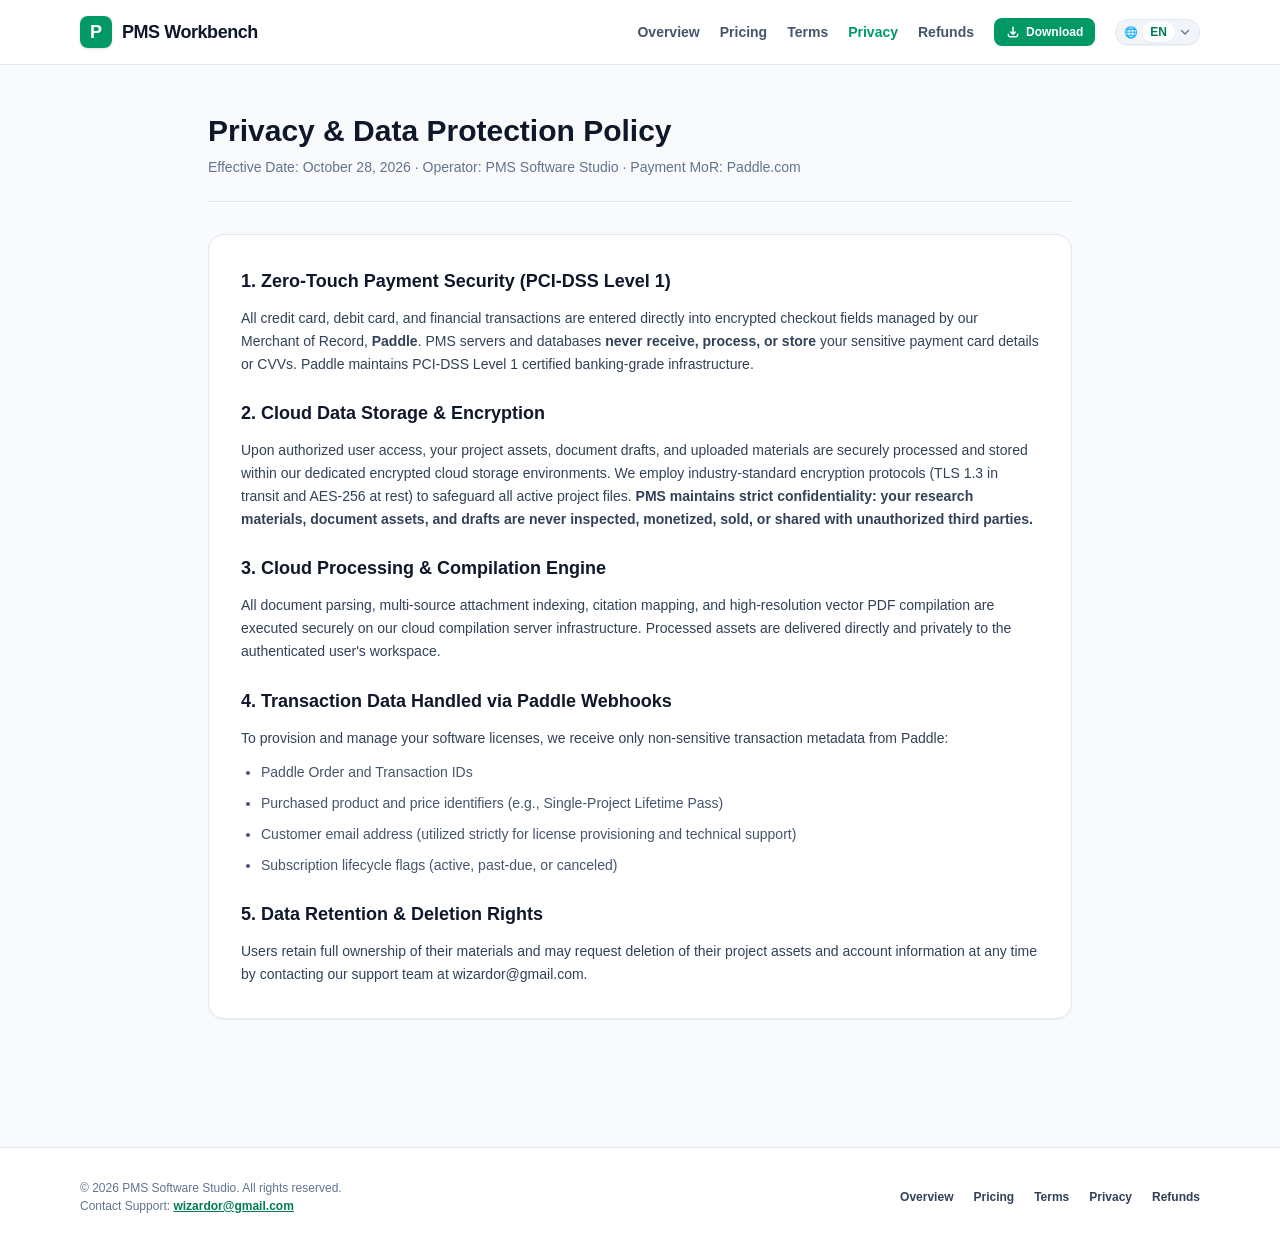
<file: privacy.html>
<!DOCTYPE html>
<html lang="en">
<head>
  <meta charset="UTF-8" />
  <meta name="viewport" content="width=device-width, initial-scale=1.0" />
  <title>Privacy Policy | PMS - Cloud Document & Citation Formatting Platform</title>
  <link rel="stylesheet" href="site-tailwind.css?v=1.3.290" />
  <script src="i18n.js?v=1.3.290"></script>
</head>
<body class="bg-slate-50 text-slate-800 antialiased selection:bg-emerald-500 selection:text-white flex flex-col min-h-screen">

  <!-- Navigation Bar -->
  <header class="border-b border-slate-200 bg-white/90 backdrop-blur sticky top-0 z-50">
    <div class="max-w-6xl mx-auto px-3 sm:px-4 h-16 flex items-center justify-between gap-2 sm:gap-4">
      <a href="index.html" class="flex items-center gap-2 sm:gap-2.5 shrink-0 min-w-0">
        <div class="w-8 h-8 rounded-lg bg-emerald-600 text-white flex items-center justify-center font-bold text-lg shadow-sm">
          P
        </div>
        <span class="font-extrabold text-base sm:text-lg text-slate-900 tracking-tight truncate">PMS Workbench</span>
      </a>

      <div class="flex items-center gap-2 sm:gap-5 shrink-0">
        <nav class="hidden md:flex items-center gap-5 text-sm font-semibold text-slate-600">
          <a href="index.html" data-i18n="nav_overview" class="hover:text-slate-900 transition">Overview</a>
          <a href="pricing.html" data-i18n="nav_pricing" class="hover:text-slate-900 transition">Pricing</a>
          <a href="terms.html" data-i18n="nav_terms" class="hover:text-slate-900 transition">Terms</a>
          <a href="privacy.html" data-i18n="nav_privacy" class="text-emerald-600 font-bold hover:text-emerald-700 transition">Privacy</a>
          <a href="refund.html" data-i18n="nav_refunds" class="hover:text-slate-900 transition">Refunds</a>
        </nav>

        <!-- Download Button -->
        <button type="button" onclick="openDownloadModal()" class="flex items-center gap-1.5 px-2.5 sm:px-3 py-1.5 rounded-lg bg-emerald-600 hover:bg-emerald-700 text-white text-xs font-bold shadow-xs hover:shadow-sm transition cursor-pointer shrink-0">
          <svg class="w-3.5 h-3.5" fill="none" stroke="currentColor" viewBox="0 0 24 24"><path stroke-linecap="round" stroke-linejoin="round" stroke-width="2.5" d="M4 16v1a3 3 0 003 3h10a3 3 0 003-3v-1m-4-4l-4 4m0 0l-4-4m4 4V4"/></svg>
          <span data-i18n="nav_download">Download</span>
        </button>


                                        <!-- 界面语言切换器 (点击下拉模式，兼顾移动端与桌面端紧凑显示) -->
        <div class="relative inline-block text-left shrink-0" id="lang-dropdown-container">
          <button type="button" id="lang-dropdown-btn" onclick="toggleLangDropdown(event)" aria-haspopup="true" aria-expanded="false" class="inline-flex items-center gap-1 p-0.5 pl-2 pr-2 rounded-full bg-slate-100 hover:bg-slate-200/70 border border-slate-200 text-xs font-bold shadow-2xs transition cursor-pointer select-none outline-none">
            <span class="text-slate-500 text-[11px] leading-none">🌐</span>
            <span id="current-lang-label" class="px-2 py-0.5 rounded-full bg-white text-emerald-700 font-extrabold shadow-xs transition">EN</span>
            <svg id="lang-dropdown-arrow" class="w-3 h-3 text-slate-500 transition-transform duration-200 shrink-0" width="12" height="12" style="width: 0.75rem; height: 0.75rem; flex-shrink: 0;" fill="none" stroke="currentColor" viewBox="0 0 24 24"><path stroke-linecap="round" stroke-linejoin="round" stroke-width="2.5" d="M19 9l-7 7-7-7"/></svg>
          </button>

          <div id="lang-dropdown-menu" class="hidden absolute right-0 mt-1.5 w-36 rounded-2xl bg-white border border-slate-200 shadow-xl py-1.5 px-1.5 z-[100] space-y-0.5" style="display: none; position: absolute; right: 0; top: 100%; margin-top: 0.375rem; width: 9.25rem; background-color: #ffffff; border-radius: 1rem; border: 1px solid #e2e8f0; box-shadow: 0 12px 28px -4px rgba(15, 23, 42, 0.15); padding: 0.375rem; z-index: 100;">
            <button type="button" onclick="selectLangOption('zh')" class="lang-btn w-full flex items-center justify-between px-2.5 py-1.5 rounded-xl text-xs font-semibold text-slate-600 hover:bg-slate-100 hover:text-slate-900 transition cursor-pointer text-left" data-lang="zh">
              <span class="flex items-center gap-2"><span class="inline-block w-5 text-center font-extrabold">简</span><span>简体中文</span></span>
              <span class="lang-check text-emerald-600 font-extrabold" style="display: none;">✓</span>
            </button>
            <button type="button" onclick="selectLangOption('en')" class="lang-btn w-full flex items-center justify-between px-2.5 py-1.5 rounded-xl text-xs font-extrabold bg-emerald-50 text-emerald-700 transition cursor-pointer text-left" data-lang="en">
              <span class="flex items-center gap-2"><span class="inline-block w-5 text-center font-extrabold">EN</span><span>English</span></span>
              <span class="lang-check text-emerald-600 font-extrabold" style="display: inline;">✓</span>
            </button>
            <button type="button" onclick="selectLangOption('zh-TW')" class="lang-btn w-full flex items-center justify-between px-2.5 py-1.5 rounded-xl text-xs font-semibold text-slate-600 hover:bg-slate-100 hover:text-slate-900 transition cursor-pointer text-left" data-lang="zh-TW">
              <span class="flex items-center gap-2"><span class="inline-block w-5 text-center font-extrabold">繁</span><span>繁體中文</span></span>
              <span class="lang-check text-emerald-600 font-extrabold" style="display: none;">✓</span>
            </button>
            <button type="button" onclick="selectLangOption('es')" class="lang-btn w-full flex items-center justify-between px-2.5 py-1.5 rounded-xl text-xs font-semibold text-slate-600 hover:bg-slate-100 hover:text-slate-900 transition cursor-pointer text-left" data-lang="es">
              <span class="flex items-center gap-2"><span class="inline-block w-5 text-center font-extrabold">ES</span><span>Español</span></span>
              <span class="lang-check text-emerald-600 font-extrabold" style="display: none;">✓</span>
            </button>
            <button type="button" onclick="selectLangOption('ja')" class="lang-btn w-full flex items-center justify-between px-2.5 py-1.5 rounded-xl text-xs font-semibold text-slate-600 hover:bg-slate-100 hover:text-slate-900 transition cursor-pointer text-left" data-lang="ja">
              <span class="flex items-center gap-2"><span class="inline-block w-5 text-center font-extrabold">日</span><span>日本語</span></span>
              <span class="lang-check text-emerald-600 font-extrabold" style="display: none;">✓</span>
            </button>
            <button type="button" onclick="selectLangOption('ko')" class="lang-btn w-full flex items-center justify-between px-2.5 py-1.5 rounded-xl text-xs font-semibold text-slate-600 hover:bg-slate-100 hover:text-slate-900 transition cursor-pointer text-left" data-lang="ko">
              <span class="flex items-center gap-2"><span class="inline-block w-5 text-center font-extrabold">韩</span><span>한국어</span></span>
              <span class="lang-check text-emerald-600 font-extrabold" style="display: none;">✓</span>
            </button>
          </div>
        </div>
      </div>
    </div>
  </header>

  <main class="max-w-4xl mx-auto px-4 py-12 flex-grow space-y-8">
    <div class="space-y-2 border-b border-slate-200 pb-6">
      <h1 data-i18n="priv_h1" class="text-3xl font-extrabold text-slate-900">Privacy Policy</h1>
      <p data-i18n="priv_sub" class="text-sm text-slate-500">Effective Date: October 28, 2026 · Operator: PMS Software Studio · Payment MoR: Paddle.com</p>
    </div>

    <div class="bg-white rounded-2xl border border-slate-200 p-8 shadow-xs space-y-6 text-sm leading-relaxed text-slate-700">
      <section class="space-y-3">
        <h2 data-i18n="priv_s1_title" class="text-lg font-bold text-slate-900">1. Zero-Touch Payment Security (PCI-DSS Level 1)</h2>
        <p data-i18n-html="priv_s1_body">
          All credit card, debit card, and financial transactions are entered directly into encrypted checkout fields managed by our Merchant of Record, <strong>Paddle</strong>. PMS servers and databases <strong>never receive, process, or store</strong> your sensitive payment card details or CVVs. Paddle maintains PCI-DSS Level 1 certified banking-grade infrastructure.
        </p>
      </section>

      <section class="space-y-3">
        <h2 data-i18n="priv_s2_title" class="text-lg font-bold text-slate-900">2. Cloud Data Storage & Encryption</h2>
        <p data-i18n-html="priv_s2_body">
          Upon authorized user access, your project assets, document drafts, and uploaded materials are securely processed and stored within our dedicated encrypted cloud storage environments. We employ industry-standard encryption protocols (TLS 1.3 in transit and AES-256 at rest) to safeguard all active project files. <strong>PMS maintains strict confidentiality: your research materials, document assets, and drafts are never inspected, monetized, sold, or shared with unauthorized third parties.</strong>
        </p>
      </section>

      <section class="space-y-3">
        <h2 data-i18n="priv_s3_title" class="text-lg font-bold text-slate-900">3. Cloud Processing & Compilation Engine</h2>
        <p data-i18n="priv_s3_body">
          All document parsing, multi-source attachment indexing, citation mapping, and high-resolution vector PDF compilation are executed securely on our cloud compilation server infrastructure. Processed assets are delivered directly and privately to the authenticated user's workspace.
        </p>
      </section>

      <section class="space-y-3">
        <h2 data-i18n="priv_s4_title" class="text-lg font-bold text-slate-900">4. Transaction Data Handled via Paddle Webhooks</h2>
        <p data-i18n="priv_s4_desc">
          To provision and manage your software licenses, we receive only non-sensitive transaction metadata from Paddle:
        </p>
        <ul class="list-disc pl-5 space-y-2 text-slate-600">
          <li data-i18n="priv_s4_li1">Paddle Order and Transaction IDs</li>
          <li data-i18n="priv_s4_li2">Purchased product and price identifiers (e.g., Single-Project Lifetime Pass)</li>
          <li data-i18n="priv_s4_li3">Customer email address (utilized strictly for license provisioning and technical support)</li>
          <li data-i18n="priv_s4_li4">Subscription lifecycle flags (active, past-due, or canceled)</li>
        </ul>
      </section>

      <section class="space-y-3">
        <h2 data-i18n="priv_s5_title" class="text-lg font-bold text-slate-900">5. Data Retention & Deletion Rights</h2>
        <p data-i18n="priv_s5_body">
          Users retain full ownership of their materials and may request deletion of their project assets and account information at any time by contacting our support team at wizardor@gmail.com.
        </p>
      </section>
    </div>
  </main>

  <!-- Legal Footer -->
  <footer class="mt-20 pt-8 border-t border-slate-200 text-xs text-slate-500 bg-white">
    <div class="max-w-6xl mx-auto px-4 space-y-4 pb-8">
      <div class="flex flex-col sm:flex-row items-center justify-between gap-4">
        <div>
          <p data-i18n="footer_rights">© 2026 PMS Software Studio. All rights reserved.</p>
          <p class="mt-0.5"><span data-i18n="footer_support">Contact Support:</span> <a href="mailto:wizardor@gmail.com" class="text-emerald-700 underline font-semibold">wizardor@gmail.com</a></p>
        </div>
        <div class="flex flex-wrap items-center justify-center sm:justify-end gap-x-5 gap-y-2 font-semibold text-slate-700">
          <a href="index.html" data-i18n="nav_overview" class="hover:text-emerald-600">Home</a>
          <a href="pricing.html" data-i18n="nav_pricing" class="hover:text-emerald-600">Pricing</a>
          <a href="terms.html" data-i18n="nav_terms" class="hover:text-emerald-600">Terms of Service</a>
          <a href="privacy.html" data-i18n="nav_privacy" class="hover:text-emerald-600">Privacy Policy</a>
          <a href="refund.html" data-i18n="nav_refunds" class="hover:text-emerald-600">Refund Policy</a>
        </div>
      </div>
    </div>
  </footer>

              <!-- Three-Track Download Modal -->
  <div id="download-modal" class="fixed inset-0 z-[9999] hidden items-center justify-center p-4 bg-slate-900/65 backdrop-blur-xs transition-opacity" style="display: none; position: fixed; inset: 0; z-index: 9999; align-items: center; justify-content: center; background-color: rgba(15, 23, 42, 0.65); backdrop-filter: blur(4px); padding: 1rem;">
    <div class="relative w-full max-w-2xl bg-white rounded-2xl shadow-2xl border border-slate-200 p-6 sm:p-8 space-y-6 max-h-[92vh] overflow-y-auto text-left" style="background-color: #ffffff; color: #1e293b;">
      
      <!-- Close button -->
      <button type="button" onclick="closeDownloadModal()" class="absolute top-4 right-4 text-slate-400 hover:text-slate-700 p-1.5 rounded-lg hover:bg-slate-100 transition cursor-pointer" aria-label="Close">
        <svg class="w-5 h-5 shrink-0" width="20" height="20" style="width: 1.25rem; height: 1.25rem; flex-shrink: 0;" fill="none" stroke="currentColor" viewBox="0 0 24 24"><path stroke-linecap="round" stroke-linejoin="round" stroke-width="2" d="M6 18L18 6M6 6l12 12"/></svg>
      </button>

      <!-- Modal Title -->
      <div class="space-y-1">
        <h3 class="text-xl sm:text-2xl font-extrabold text-slate-900 tracking-tight" data-i18n="modal_title">
          Install PMS Browser Extension
        </h3>
        <p class="text-xs text-slate-500">
          Official Standalone Offline Packages (v1.3.288) • Enterprise Grade AST Security
        </p>
      </div>

      <!-- Three-Track Tabs Switcher -->
      <div class="flex items-center gap-1.5 p-1 rounded-2xl bg-slate-100 border border-slate-200">
        <!-- Chrome Tab -->
        <button type="button" id="tab-btn-chrome" onclick="switchBrowserTab('chrome')" class="flex-1 py-2.5 px-3 rounded-xl text-xs sm:text-sm font-extrabold transition shadow-xs flex items-center justify-center gap-2 bg-emerald-600 text-white cursor-pointer outline-none">
          <span>🌐</span>
          <span data-i18n="tab_chrome">Google Chrome</span>
        </button>
        <!-- Edge Tab -->
        <button type="button" id="tab-btn-edge" onclick="switchBrowserTab('edge')" class="flex-1 py-2.5 px-3 rounded-xl text-xs sm:text-sm font-semibold text-slate-500 hover:text-slate-800 hover:bg-slate-100 transition flex items-center justify-center gap-2 cursor-pointer outline-none">
          <span>🌐</span>
          <span data-i18n="tab_edge">Microsoft Edge</span>
        </button>
        <!-- Firefox Tab -->
        <button type="button" id="tab-btn-firefox" onclick="switchBrowserTab('firefox')" class="flex-1 py-2.5 px-3 rounded-xl text-xs sm:text-sm font-semibold text-slate-500 hover:text-slate-800 hover:bg-slate-100 transition flex items-center justify-center gap-2 cursor-pointer outline-none">
          <span>🦊</span>
          <span data-i18n="tab_firefox">Mozilla Firefox</span>
        </button>
      </div>

      <!-- PANE 1: Google Chrome -->
      <div id="tab-pane-chrome" class="space-y-4" style="display: block;">
        
        <!-- Track 1: Official Chrome Web Store (Recommended 1-Click Install) -->
        <div class="bg-blue-50/70 border-2 border-blue-200/90 rounded-2xl p-4 sm:p-5 flex flex-col sm:flex-row items-center justify-between gap-4 shadow-xs">
          <div class="space-y-1 text-center sm:text-left">
            <div class="inline-flex items-center gap-1.5 px-2 py-0.5 rounded-full bg-blue-100 text-blue-800 text-[11px] font-bold">
              <span class="w-1.5 h-1.5 rounded-full bg-blue-500" style="width: 6px; height: 6px; border-radius: 9999px; background-color: #3b82f6; display: inline-block;"></span>
              <span data-i18n="chrome_cws_badge">Official Chrome Web Store • Live</span>
            </div>
            <div class="font-bold text-slate-900 text-sm" data-i18n="chrome_cws_title">Chrome Web Store Official Listing</div>
            <div class="text-xs text-slate-500" data-i18n="chrome_cws_subtitle">1-Click direct install • Automatic updates • Google verified</div>
          </div>
          <a href="https://chromewebstore.google.com/detail/pms-enterprise-ai-petitio/edkmkhfghakjgoimbaaakoeoneblndpf" target="_blank" rel="noopener noreferrer" class="w-full sm:w-auto px-5 py-2.5 rounded-xl bg-blue-600 hover:bg-blue-700 text-white font-bold text-xs sm:text-sm shadow-md transition flex items-center justify-center gap-2 shrink-0 cursor-pointer" style="text-decoration: none;">
            <svg class="w-4 h-4 shrink-0" width="16" height="16" style="width: 1rem; height: 1rem; flex-shrink: 0;" fill="none" stroke="currentColor" viewBox="0 0 24 24"><path stroke-linecap="round" stroke-linejoin="round" stroke-width="2.5" d="M10 6H6a2 2 0 00-2 2v10a2 2 0 002 2h10a2 2 0 002-2v-4M14 4h6m0 0v6m0-6L10 14"/></svg>
            <span data-i18n="chrome_cws_btn">Add to Chrome (Free)</span>
          </a>
        </div>

        <!-- Divider -->
        <div class="flex items-center gap-3 my-1">
          <div class="flex-grow border-t border-slate-200"></div>
          <span class="text-[11px] font-bold text-slate-400 uppercase tracking-wider" data-i18n="chrome_or_divider">Or: Standalone Offline Package</span>
          <div class="flex-grow border-t border-slate-200"></div>
        </div>

        <!-- Track 2: Standalone Offline Zip Package -->
        <div class="bg-slate-50 border border-slate-200 rounded-2xl p-3.5 sm:p-4 flex flex-col sm:flex-row items-center justify-between gap-3">
          <div class="space-y-0.5 text-center sm:text-left">
            <div class="font-bold text-slate-900 text-xs sm:text-sm" data-i18n="chrome_title">Google Chrome Standalone Package</div>
            <div class="text-xs text-slate-500">pms-extension-chrome-latest.zip (7.93 MB) • v1.3.288</div>
          </div>
          <a href="pms-extension-chrome-latest.zip" download="pms-extension-chrome-latest.zip" class="w-full sm:w-auto px-4 py-2 rounded-xl bg-slate-800 hover:bg-slate-900 text-white font-bold text-xs shadow-sm transition flex items-center justify-center gap-2 shrink-0 cursor-pointer" style="text-decoration: none;">
            <svg class="w-3.5 h-3.5 shrink-0" width="14" height="14" style="width: 0.875rem; height: 0.875rem; flex-shrink: 0;" fill="none" stroke="currentColor" viewBox="0 0 24 24"><path stroke-linecap="round" stroke-linejoin="round" stroke-width="2.5" d="M4 16v1a3 3 0 003 3h10a3 3 0 003-3v-1m-4-4l-4 4m0 0l-4-4m4 4V4"/></svg>
            <span data-i18n="chrome_btn">Download Offline ZIP</span>
          </a>
        </div>

        <!-- 3 Steps Visual Guide (Compact) -->
        <div class="space-y-2">
          <div class="flex items-start gap-3 bg-slate-50 p-2.5 rounded-xl border border-slate-200/80">
            <div class="w-5 h-5 rounded-full bg-slate-700 text-white font-extrabold text-[11px] flex items-center justify-center shrink-0 mt-0.5" style="width: 1.25rem; height: 1.25rem; border-radius: 9999px; flex-shrink: 0;">1</div>
            <div class="space-y-0.5">
              <h4 class="font-bold text-slate-900 text-xs" data-i18n="chrome_step1_title">Step 1: Download & Extract</h4>
              <p class="text-[11px] text-slate-600 leading-relaxed" data-i18n-html="chrome_step1_desc">Extract <code>pms-extension-chrome-latest.zip</code> to a local folder (e.g. <code>D:\PMS-Extension</code>).</p>
            </div>
          </div>

          <div class="flex items-start gap-3 bg-slate-50 p-2.5 rounded-xl border border-slate-200/80">
            <div class="w-5 h-5 rounded-full bg-slate-700 text-white font-extrabold text-[11px] flex items-center justify-center shrink-0 mt-0.5" style="width: 1.25rem; height: 1.25rem; border-radius: 9999px; flex-shrink: 0;">2</div>
            <div class="space-y-0.5">
              <h4 class="font-bold text-slate-900 text-xs" data-i18n="chrome_step2_title">Step 2: Open Extensions & Enable Developer Mode</h4>
              <p class="text-[11px] text-slate-600 leading-relaxed" data-i18n-html="chrome_step2_desc">In Chrome address bar, open <code>chrome://extensions/</code> and toggle on <strong>Developer mode</strong>.</p>
            </div>
          </div>

          <div class="flex items-start gap-3 bg-slate-50 p-2.5 rounded-xl border border-slate-200/80">
            <div class="w-5 h-5 rounded-full bg-slate-700 text-white font-extrabold text-[11px] flex items-center justify-center shrink-0 mt-0.5" style="width: 1.25rem; height: 1.25rem; border-radius: 9999px; flex-shrink: 0;">3</div>
            <div class="space-y-0.5">
              <h4 class="font-bold text-slate-900 text-xs" data-i18n="chrome_step3_title">Step 3: Load Unpacked Extension</h4>
              <p class="text-[11px] text-slate-600 leading-relaxed" data-i18n-html="chrome_step3_desc">Click <strong>Load unpacked</strong> on top left, select the extracted folder, and PMS is ready!</p>
            </div>
          </div>
        </div>

        <!-- Note -->
        <div class="p-3 bg-emerald-50/50 border border-emerald-100 rounded-xl text-slate-600 text-[11px] leading-relaxed flex items-center gap-2">
          <span class="text-base shrink-0">💡</span>
          <span data-i18n="chrome_note">Officially published on Chrome Web Store! We recommend 1-click install via Web Store above. Standalone packages remain available for private networks.</span>
        </div>
      </div>

      <!-- PANE 2: Microsoft Edge -->
      <div id="tab-pane-edge" class="space-y-5" style="display: none;">
        <!-- Header & Download CTA -->
        <div class="bg-blue-50/60 border border-blue-200/80 rounded-2xl p-4 sm:p-5 flex flex-col sm:flex-row items-center justify-between gap-4">
          <div class="space-y-1 text-center sm:text-left">
            <div class="inline-flex items-center gap-1.5 px-2 py-0.5 rounded-full bg-blue-100 text-blue-800 text-[11px] font-bold">
              <span class="w-1.5 h-1.5 rounded-full bg-blue-500" style="width: 6px; height: 6px; border-radius: 9999px; background-color: #3b82f6; display: inline-block;"></span>
              <span data-i18n="edge_badge">Chromium Native • v1.3.288</span>
            </div>
            <div class="font-bold text-slate-900 text-sm" data-i18n="edge_title">Microsoft Edge Chromium Package</div>
            <div class="text-xs text-slate-500">pms-extension-edge-latest.zip (7.93 MB)</div>
          </div>
          <a href="pms-extension-edge-latest.zip" download="pms-extension-edge-latest.zip" class="w-full sm:w-auto px-5 py-2.5 rounded-xl bg-blue-600 hover:bg-blue-700 text-white font-bold text-xs sm:text-sm shadow-md transition flex items-center justify-center gap-2 shrink-0 cursor-pointer" style="text-decoration: none;">
            <svg class="w-4 h-4 shrink-0" width="16" height="16" style="width: 1rem; height: 1rem; flex-shrink: 0;" fill="none" stroke="currentColor" viewBox="0 0 24 24"><path stroke-linecap="round" stroke-linejoin="round" stroke-width="2.5" d="M4 16v1a3 3 0 003 3h10a3 3 0 003-3v-1m-4-4l-4 4m0 0l-4-4m4 4V4"/></svg>
            <span data-i18n="edge_btn">Download for Edge (7.93 MB)</span>
          </a>
        </div>

        <!-- 3 Steps Visual Guide -->
        <div class="space-y-3">
          <div class="flex items-start gap-3 bg-slate-50 p-3.5 rounded-xl border border-slate-200/80">
            <div class="w-6 h-6 rounded-full bg-blue-600 text-white font-extrabold text-xs flex items-center justify-center shrink-0 mt-0.5" style="width: 1.5rem; height: 1.5rem; border-radius: 9999px; flex-shrink: 0;">1</div>
            <div class="space-y-0.5">
              <h4 class="font-bold text-slate-900 text-xs sm:text-sm" data-i18n="edge_step1_title">Step 1: Download & Extract</h4>
              <p class="text-xs text-slate-600 leading-relaxed" data-i18n-html="edge_step1_desc">Click above to download <code>pms-extension-edge-latest.zip</code> and extract it to a local folder.</p>
            </div>
          </div>

          <div class="flex items-start gap-3 bg-slate-50 p-3.5 rounded-xl border border-slate-200/80">
            <div class="w-6 h-6 rounded-full bg-blue-600 text-white font-extrabold text-xs flex items-center justify-center shrink-0 mt-0.5" style="width: 1.5rem; height: 1.5rem; border-radius: 9999px; flex-shrink: 0;">2</div>
            <div class="space-y-0.5">
              <h4 class="font-bold text-slate-900 text-xs sm:text-sm" data-i18n="edge_step2_title">Step 2: Open Extensions & Enable Developer Mode</h4>
              <p class="text-xs text-slate-600 leading-relaxed" data-i18n-html="edge_step2_desc">In Edge address bar, enter <code>edge://extensions/</code> and toggle on <strong>Developer mode</strong> in the left sidebar.</p>
            </div>
          </div>

          <div class="flex items-start gap-3 bg-slate-50 p-3.5 rounded-xl border border-slate-200/80">
            <div class="w-6 h-6 rounded-full bg-blue-600 text-white font-extrabold text-xs flex items-center justify-center shrink-0 mt-0.5" style="width: 1.5rem; height: 1.5rem; border-radius: 9999px; flex-shrink: 0;">3</div>
            <div class="space-y-0.5">
              <h4 class="font-bold text-slate-900 text-xs sm:text-sm" data-i18n="edge_step3_title">Step 3: Load Unpacked Extension</h4>
              <p class="text-xs text-slate-600 leading-relaxed" data-i18n-html="edge_step3_desc">Click <strong>Load unpacked</strong>, select your extracted folder, and PMS is ready for Edge!</p>
            </div>
          </div>
        </div>

        <!-- Note -->
        <div class="p-3 bg-blue-50/50 border border-blue-100 rounded-xl text-slate-600 text-[11px] leading-relaxed flex items-center gap-2">
          <span class="text-base shrink-0">💡</span>
          <span data-i18n="edge_note">100% compatible with Edge Chromium core. Supports Edge side panel and split screen workflows.</span>
        </div>
      </div>

      <!-- PANE 3: Mozilla Firefox -->
      <div id="tab-pane-firefox" class="space-y-5" style="display: none;">
        <!-- Header & Download CTA -->
        <div class="bg-amber-50/60 border border-amber-200/80 rounded-2xl p-4 sm:p-5 flex flex-col sm:flex-row items-center justify-between gap-4">
          <div class="space-y-1 text-center sm:text-left">
            <div class="inline-flex items-center gap-1.5 px-2 py-0.5 rounded-full bg-amber-100 text-amber-800 text-[11px] font-bold">
              <span class="w-1.5 h-1.5 rounded-full bg-amber-500" style="width: 6px; height: 6px; border-radius: 9999px; background-color: #f59e0b; display: inline-block;"></span>
              <span data-i18n="firefox_badge">Native Gecko MV3 • v1.3.288</span>
            </div>
            <div class="font-bold text-slate-900 text-sm" data-i18n="firefox_title">Mozilla Firefox Gecko MV3 Package</div>
            <div class="text-xs text-slate-500">pms-extension-firefox-latest.zip (7.93 MB)</div>
          </div>
          <a href="pms-extension-firefox-latest.zip" download="pms-extension-firefox-latest.zip" class="w-full sm:w-auto px-5 py-2.5 rounded-xl bg-amber-600 hover:bg-amber-700 text-white font-bold text-xs sm:text-sm shadow-md transition flex items-center justify-center gap-2 shrink-0 cursor-pointer" style="text-decoration: none;">
            <svg class="w-4 h-4 shrink-0" width="16" height="16" style="width: 1rem; height: 1rem; flex-shrink: 0;" fill="none" stroke="currentColor" viewBox="0 0 24 24"><path stroke-linecap="round" stroke-linejoin="round" stroke-width="2.5" d="M4 16v1a3 3 0 003 3h10a3 3 0 003-3v-1m-4-4l-4 4m0 0l-4-4m4 4V4"/></svg>
            <span data-i18n="firefox_btn">Download for Firefox (7.93 MB)</span>
          </a>
        </div>

        <!-- 3 Steps Visual Guide -->
        <div class="space-y-3">
          <div class="flex items-start gap-3 bg-slate-50 p-3.5 rounded-xl border border-slate-200/80">
            <div class="w-6 h-6 rounded-full bg-amber-600 text-white font-extrabold text-xs flex items-center justify-center shrink-0 mt-0.5" style="width: 1.5rem; height: 1.5rem; border-radius: 9999px; flex-shrink: 0;">1</div>
            <div class="space-y-0.5">
              <h4 class="font-bold text-slate-900 text-xs sm:text-sm" data-i18n="firefox_step1_title">Step 1: Download & Extract</h4>
              <p class="text-xs text-slate-600 leading-relaxed" data-i18n-html="firefox_step1_desc">Click above to download <code>pms-extension-firefox-latest.zip</code> and extract it to a local folder.</p>
            </div>
          </div>

          <div class="flex items-start gap-3 bg-slate-50 p-3.5 rounded-xl border border-slate-200/80">
            <div class="w-6 h-6 rounded-full bg-amber-600 text-white font-extrabold text-xs flex items-center justify-center shrink-0 mt-0.5" style="width: 1.5rem; height: 1.5rem; border-radius: 9999px; flex-shrink: 0;">2</div>
            <div class="space-y-0.5">
              <h4 class="font-bold text-slate-900 text-xs sm:text-sm" data-i18n="firefox_step2_title">Step 2: Open Add-on Debugging</h4>
              <p class="text-xs text-slate-600 leading-relaxed" data-i18n-html="firefox_step2_desc">In Firefox address bar, enter <code>about:debugging#/runtime/this-firefox</code> and press Enter.</p>
            </div>
          </div>

          <div class="flex items-start gap-3 bg-slate-50 p-3.5 rounded-xl border border-slate-200/80">
            <div class="w-6 h-6 rounded-full bg-amber-600 text-white font-extrabold text-xs flex items-center justify-center shrink-0 mt-0.5" style="width: 1.5rem; height: 1.5rem; border-radius: 9999px; flex-shrink: 0;">3</div>
            <div class="space-y-0.5">
              <h4 class="font-bold text-slate-900 text-xs sm:text-sm" data-i18n="firefox_step3_title">Step 3: Load Temporary Add-on</h4>
              <p class="text-xs text-slate-600 leading-relaxed" data-i18n-html="firefox_step3_desc">Click <strong>Load Temporary Add-on...</strong>, select <code>manifest.json</code> in your extracted folder, and PMS launches in your sidebar!</p>
            </div>
          </div>
        </div>

        <!-- Note -->
        <div class="p-3 bg-amber-50/50 border border-amber-100 rounded-xl text-slate-600 text-[11px] leading-relaxed flex items-center gap-2">
          <span class="text-base shrink-0">💡</span>
          <span data-i18n="firefox_note">Gecko MV3 sidebar integration supported. Direct offline installation with full privacy isolation.</span>
        </div>
      </div>

      <!-- Footer Buttons -->
      <div class="pt-2 flex justify-end">
        <button type="button" onclick="closeDownloadModal()" class="px-5 py-2 rounded-xl bg-slate-100 hover:bg-slate-200 text-slate-700 text-xs font-bold transition cursor-pointer" data-i18n="modal_close">
          Close
        </button>
      </div>

    </div>
  </div>
</body>
</html>
</file>
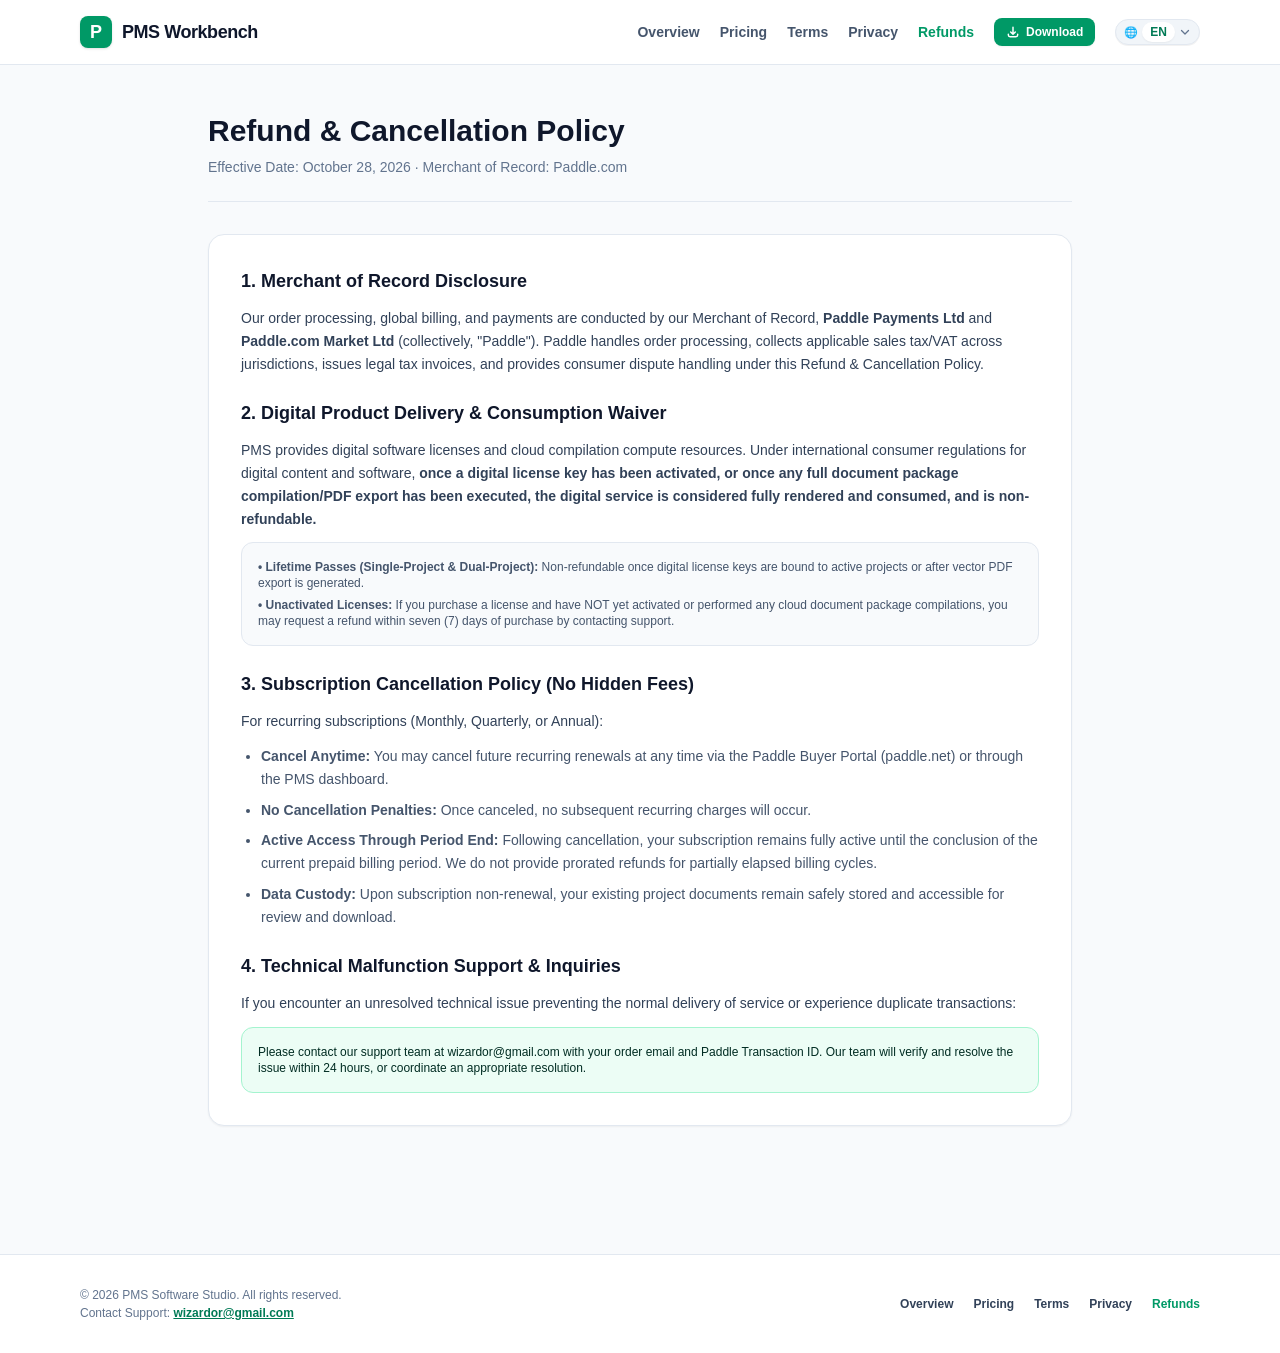
<file: refund.html>
<!DOCTYPE html>
<html lang="en">
<head>
  <meta charset="UTF-8" />
  <meta name="viewport" content="width=device-width, initial-scale=1.0" />
  <title>Refund & Cancellation Policy | PMS</title>
  <link rel="stylesheet" href="site-tailwind.css?v=1.3.290" />
  <script src="i18n.js?v=1.3.290"></script>
</head>
<body class="bg-slate-50 text-slate-800 antialiased selection:bg-emerald-500 selection:text-white flex flex-col min-h-screen">

  <!-- Navigation Bar -->
  <header class="border-b border-slate-200 bg-white/90 backdrop-blur sticky top-0 z-50">
    <div class="max-w-6xl mx-auto px-3 sm:px-4 h-16 flex items-center justify-between gap-2 sm:gap-4">
      <a href="index.html" class="flex items-center gap-2 sm:gap-2.5 shrink-0 min-w-0">
        <div class="w-8 h-8 rounded-lg bg-emerald-600 text-white flex items-center justify-center font-bold text-lg shadow-sm">
          P
        </div>
        <span class="font-extrabold text-base sm:text-lg text-slate-900 tracking-tight truncate">PMS Workbench</span>
      </a>

      <div class="flex items-center gap-2 sm:gap-5 shrink-0">
        <nav class="hidden md:flex items-center gap-5 text-sm font-semibold text-slate-600">
          <a href="index.html" data-i18n="nav_overview" class="hover:text-slate-900 transition">Overview</a>
          <a href="pricing.html" data-i18n="nav_pricing" class="hover:text-slate-900 transition">Pricing</a>
          <a href="terms.html" data-i18n="nav_terms" class="hover:text-slate-900 transition">Terms</a>
          <a href="privacy.html" data-i18n="nav_privacy" class="hover:text-slate-900 transition">Privacy</a>
          <a href="refund.html" data-i18n="nav_refunds" class="text-emerald-600 font-bold hover:text-emerald-700 transition">Refunds</a>
        </nav>

        <!-- Download Button -->
        <button type="button" onclick="openDownloadModal()" class="flex items-center gap-1.5 px-2.5 sm:px-3 py-1.5 rounded-lg bg-emerald-600 hover:bg-emerald-700 text-white text-xs font-bold shadow-xs hover:shadow-sm transition cursor-pointer shrink-0">
          <svg class="w-3.5 h-3.5" fill="none" stroke="currentColor" viewBox="0 0 24 24"><path stroke-linecap="round" stroke-linejoin="round" stroke-width="2.5" d="M4 16v1a3 3 0 003 3h10a3 3 0 003-3v-1m-4-4l-4 4m0 0l-4-4m4 4V4"/></svg>
          <span data-i18n="nav_download">Download</span>
        </button>


                                        <!-- 界面语言切换器 (点击下拉模式，兼顾移动端与桌面端紧凑显示) -->
        <div class="relative inline-block text-left shrink-0" id="lang-dropdown-container">
          <button type="button" id="lang-dropdown-btn" onclick="toggleLangDropdown(event)" aria-haspopup="true" aria-expanded="false" class="inline-flex items-center gap-1 p-0.5 pl-2 pr-2 rounded-full bg-slate-100 hover:bg-slate-200/70 border border-slate-200 text-xs font-bold shadow-2xs transition cursor-pointer select-none outline-none">
            <span class="text-slate-500 text-[11px] leading-none">🌐</span>
            <span id="current-lang-label" class="px-2 py-0.5 rounded-full bg-white text-emerald-700 font-extrabold shadow-xs transition">EN</span>
            <svg id="lang-dropdown-arrow" class="w-3 h-3 text-slate-500 transition-transform duration-200 shrink-0" width="12" height="12" style="width: 0.75rem; height: 0.75rem; flex-shrink: 0;" fill="none" stroke="currentColor" viewBox="0 0 24 24"><path stroke-linecap="round" stroke-linejoin="round" stroke-width="2.5" d="M19 9l-7 7-7-7"/></svg>
          </button>

          <div id="lang-dropdown-menu" class="hidden absolute right-0 mt-1.5 w-36 rounded-2xl bg-white border border-slate-200 shadow-xl py-1.5 px-1.5 z-[100] space-y-0.5" style="display: none; position: absolute; right: 0; top: 100%; margin-top: 0.375rem; width: 9.25rem; background-color: #ffffff; border-radius: 1rem; border: 1px solid #e2e8f0; box-shadow: 0 12px 28px -4px rgba(15, 23, 42, 0.15); padding: 0.375rem; z-index: 100;">
            <button type="button" onclick="selectLangOption('zh')" class="lang-btn w-full flex items-center justify-between px-2.5 py-1.5 rounded-xl text-xs font-semibold text-slate-600 hover:bg-slate-100 hover:text-slate-900 transition cursor-pointer text-left" data-lang="zh">
              <span class="flex items-center gap-2"><span class="inline-block w-5 text-center font-extrabold">简</span><span>简体中文</span></span>
              <span class="lang-check text-emerald-600 font-extrabold" style="display: none;">✓</span>
            </button>
            <button type="button" onclick="selectLangOption('en')" class="lang-btn w-full flex items-center justify-between px-2.5 py-1.5 rounded-xl text-xs font-extrabold bg-emerald-50 text-emerald-700 transition cursor-pointer text-left" data-lang="en">
              <span class="flex items-center gap-2"><span class="inline-block w-5 text-center font-extrabold">EN</span><span>English</span></span>
              <span class="lang-check text-emerald-600 font-extrabold" style="display: inline;">✓</span>
            </button>
            <button type="button" onclick="selectLangOption('zh-TW')" class="lang-btn w-full flex items-center justify-between px-2.5 py-1.5 rounded-xl text-xs font-semibold text-slate-600 hover:bg-slate-100 hover:text-slate-900 transition cursor-pointer text-left" data-lang="zh-TW">
              <span class="flex items-center gap-2"><span class="inline-block w-5 text-center font-extrabold">繁</span><span>繁體中文</span></span>
              <span class="lang-check text-emerald-600 font-extrabold" style="display: none;">✓</span>
            </button>
            <button type="button" onclick="selectLangOption('es')" class="lang-btn w-full flex items-center justify-between px-2.5 py-1.5 rounded-xl text-xs font-semibold text-slate-600 hover:bg-slate-100 hover:text-slate-900 transition cursor-pointer text-left" data-lang="es">
              <span class="flex items-center gap-2"><span class="inline-block w-5 text-center font-extrabold">ES</span><span>Español</span></span>
              <span class="lang-check text-emerald-600 font-extrabold" style="display: none;">✓</span>
            </button>
            <button type="button" onclick="selectLangOption('ja')" class="lang-btn w-full flex items-center justify-between px-2.5 py-1.5 rounded-xl text-xs font-semibold text-slate-600 hover:bg-slate-100 hover:text-slate-900 transition cursor-pointer text-left" data-lang="ja">
              <span class="flex items-center gap-2"><span class="inline-block w-5 text-center font-extrabold">日</span><span>日本語</span></span>
              <span class="lang-check text-emerald-600 font-extrabold" style="display: none;">✓</span>
            </button>
            <button type="button" onclick="selectLangOption('ko')" class="lang-btn w-full flex items-center justify-between px-2.5 py-1.5 rounded-xl text-xs font-semibold text-slate-600 hover:bg-slate-100 hover:text-slate-900 transition cursor-pointer text-left" data-lang="ko">
              <span class="flex items-center gap-2"><span class="inline-block w-5 text-center font-extrabold">韩</span><span>한국어</span></span>
              <span class="lang-check text-emerald-600 font-extrabold" style="display: none;">✓</span>
            </button>
          </div>
        </div>
      </div>
    </div>
  </header>

  <main class="max-w-4xl mx-auto px-4 py-12 flex-grow space-y-8">
    <div class="space-y-2 border-b border-slate-200 pb-6">
      <h1 data-i18n="ref_h1" class="text-3xl font-extrabold text-slate-900">Refund & Cancellation Policy</h1>
      <p data-i18n="ref_sub" class="text-sm text-slate-500">Effective Date: October 28, 2026 · Merchant of Record: Paddle.com</p>
    </div>

    <div class="bg-white rounded-2xl border border-slate-200 p-8 shadow-xs space-y-6 text-sm leading-relaxed text-slate-700">
      <section class="space-y-3">
        <h2 data-i18n="ref_s1_title" class="text-lg font-bold text-slate-900">1. Merchant of Record Disclosure</h2>
        <p data-i18n-html="ref_s1_body">
          Our order processing, global billing, and payments are conducted by our Merchant of Record, <strong>Paddle Payments Ltd</strong> and <strong>Paddle.com Market Ltd</strong> (collectively, "Paddle"). Paddle handles order processing, collects applicable sales tax/VAT across jurisdictions, issues legal tax invoices, and provides consumer dispute handling under this Refund & Cancellation Policy.
        </p>
      </section>

      <section class="space-y-3">
        <h2 data-i18n="ref_s2_title" class="text-lg font-bold text-slate-900">2. Digital Product Delivery & Consumption Waiver</h2>
        <p data-i18n-html="ref_s2_body">
          PMS provides digital software licenses and cloud compilation compute resources. 
          Under international consumer regulations for digital content and software, 
          <strong>once a digital license key has been activated, or once any full document package compilation/PDF export has been executed, the digital service is considered fully rendered and consumed, and is non-refundable.</strong>
        </p>
        <div class="p-4 bg-slate-50 rounded-xl border border-slate-200 text-xs space-y-1.5 text-slate-600">
          <p data-i18n-html="ref_s2_box1"><strong>• Lifetime Passes (Single-Project & Dual-Project):</strong> Non-refundable once digital license keys are bound to active projects or after vector PDF export is generated.</p>
          <p data-i18n-html="ref_s2_box2"><strong>• Unactivated Licenses:</strong> If you purchase a license and have NOT yet activated or performed any cloud document package compilations, you may request a refund within seven (7) days of purchase by contacting support.</p>
        </div>
      </section>

      <section class="space-y-3">
        <h2 data-i18n="ref_s3_title" class="text-lg font-bold text-slate-900">3. Subscription Cancellation Policy (No Hidden Fees)</h2>
        <p data-i18n="ref_s3_desc">
          For recurring subscriptions (Monthly, Quarterly, or Annual):
        </p>
        <ul class="list-disc pl-5 space-y-2 text-slate-600">
          <li data-i18n-html="ref_s3_li1"><strong>Cancel Anytime:</strong> You may cancel future recurring renewals at any time via the Paddle Buyer Portal (<a href="https://paddle.net" class="text-emerald-600 underline font-semibold" target="_blank">paddle.net</a>) or through the PMS dashboard.</li>
          <li data-i18n-html="ref_s3_li2"><strong>No Cancellation Penalties:</strong> Once canceled, no subsequent recurring charges will occur.</li>
          <li data-i18n-html="ref_s3_li3"><strong>Active Access Through Period End:</strong> Following cancellation, your subscription remains fully active until the conclusion of the current prepaid billing period. We do not provide prorated refunds for partially elapsed billing cycles.</li>
          <li data-i18n-html="ref_s3_li4"><strong>Data Custody:</strong> Upon subscription non-renewal, your existing project documents remain safely stored and accessible for review and download.</li>
        </ul>
      </section>

      <section class="space-y-3">
        <h2 data-i18n="ref_s4_title" class="text-lg font-bold text-slate-900">4. Technical Malfunction Support & Inquiries</h2>
        <p data-i18n="ref_s4_desc">
          If you encounter an unresolved technical issue preventing the normal delivery of service or experience duplicate transactions:
        </p>
        <div class="bg-emerald-50 p-4 rounded-xl border border-emerald-200 space-y-2 text-xs text-emerald-950">
          <p data-i18n="ref_s4_box">Please contact our support team at wizardor@gmail.com with your order email and Paddle Transaction ID. Our team will verify and resolve the issue within 24 hours, or coordinate an appropriate resolution.</p>
        </div>
      </section>
    </div>
  </main>

  <!-- Legal Footer -->
  <footer class="mt-20 pt-8 border-t border-slate-200 text-xs text-slate-500 bg-white">
    <div class="max-w-6xl mx-auto px-4 space-y-4 pb-8">
      <div class="flex flex-col sm:flex-row items-center justify-between gap-4">
        <div>
          <p data-i18n="footer_rights">© 2026 PMS Software Studio. All rights reserved.</p>
          <p class="mt-0.5"><span data-i18n="footer_support">Contact Support:</span> <a href="mailto:wizardor@gmail.com" class="text-emerald-700 underline font-semibold">wizardor@gmail.com</a></p>
        </div>
        <div class="flex flex-wrap items-center justify-center sm:justify-end gap-x-5 gap-y-2 font-semibold text-slate-700">
          <a href="index.html" data-i18n="nav_overview" class="hover:text-emerald-600">Home</a>
          <a href="pricing.html" data-i18n="nav_pricing" class="hover:text-emerald-600">Pricing</a>
          <a href="terms.html" data-i18n="nav_terms" class="hover:text-emerald-600">Terms of Service</a>
          <a href="privacy.html" data-i18n="nav_privacy" class="hover:text-emerald-600">Privacy Policy</a>
          <a href="refund.html" data-i18n="nav_refunds" class="text-emerald-600 font-bold hover:text-emerald-700 transition">Refunds</a>
        </div>
      </div>
    </div>
  </footer>

              <!-- Three-Track Download Modal -->
  <div id="download-modal" class="fixed inset-0 z-[9999] hidden items-center justify-center p-4 bg-slate-900/65 backdrop-blur-xs transition-opacity" style="display: none; position: fixed; inset: 0; z-index: 9999; align-items: center; justify-content: center; background-color: rgba(15, 23, 42, 0.65); backdrop-filter: blur(4px); padding: 1rem;">
    <div class="relative w-full max-w-2xl bg-white rounded-2xl shadow-2xl border border-slate-200 p-6 sm:p-8 space-y-6 max-h-[92vh] overflow-y-auto text-left" style="background-color: #ffffff; color: #1e293b;">
      
      <!-- Close button -->
      <button type="button" onclick="closeDownloadModal()" class="absolute top-4 right-4 text-slate-400 hover:text-slate-700 p-1.5 rounded-lg hover:bg-slate-100 transition cursor-pointer" aria-label="Close">
        <svg class="w-5 h-5 shrink-0" width="20" height="20" style="width: 1.25rem; height: 1.25rem; flex-shrink: 0;" fill="none" stroke="currentColor" viewBox="0 0 24 24"><path stroke-linecap="round" stroke-linejoin="round" stroke-width="2" d="M6 18L18 6M6 6l12 12"/></svg>
      </button>

      <!-- Modal Title -->
      <div class="space-y-1">
        <h3 class="text-xl sm:text-2xl font-extrabold text-slate-900 tracking-tight" data-i18n="modal_title">
          Install PMS Browser Extension
        </h3>
        <p class="text-xs text-slate-500">
          Official Standalone Offline Packages (v1.3.288) • Enterprise Grade AST Security
        </p>
      </div>

      <!-- Three-Track Tabs Switcher -->
      <div class="flex items-center gap-1.5 p-1 rounded-2xl bg-slate-100 border border-slate-200">
        <!-- Chrome Tab -->
        <button type="button" id="tab-btn-chrome" onclick="switchBrowserTab('chrome')" class="flex-1 py-2.5 px-3 rounded-xl text-xs sm:text-sm font-extrabold transition shadow-xs flex items-center justify-center gap-2 bg-emerald-600 text-white cursor-pointer outline-none">
          <span>🌐</span>
          <span data-i18n="tab_chrome">Google Chrome</span>
        </button>
        <!-- Edge Tab -->
        <button type="button" id="tab-btn-edge" onclick="switchBrowserTab('edge')" class="flex-1 py-2.5 px-3 rounded-xl text-xs sm:text-sm font-semibold text-slate-500 hover:text-slate-800 hover:bg-slate-100 transition flex items-center justify-center gap-2 cursor-pointer outline-none">
          <span>🌐</span>
          <span data-i18n="tab_edge">Microsoft Edge</span>
        </button>
        <!-- Firefox Tab -->
        <button type="button" id="tab-btn-firefox" onclick="switchBrowserTab('firefox')" class="flex-1 py-2.5 px-3 rounded-xl text-xs sm:text-sm font-semibold text-slate-500 hover:text-slate-800 hover:bg-slate-100 transition flex items-center justify-center gap-2 cursor-pointer outline-none">
          <span>🦊</span>
          <span data-i18n="tab_firefox">Mozilla Firefox</span>
        </button>
      </div>

      <!-- PANE 1: Google Chrome -->
      <div id="tab-pane-chrome" class="space-y-4" style="display: block;">
        
        <!-- Track 1: Official Chrome Web Store (Recommended 1-Click Install) -->
        <div class="bg-blue-50/70 border-2 border-blue-200/90 rounded-2xl p-4 sm:p-5 flex flex-col sm:flex-row items-center justify-between gap-4 shadow-xs">
          <div class="space-y-1 text-center sm:text-left">
            <div class="inline-flex items-center gap-1.5 px-2 py-0.5 rounded-full bg-blue-100 text-blue-800 text-[11px] font-bold">
              <span class="w-1.5 h-1.5 rounded-full bg-blue-500" style="width: 6px; height: 6px; border-radius: 9999px; background-color: #3b82f6; display: inline-block;"></span>
              <span data-i18n="chrome_cws_badge">Official Chrome Web Store • Live</span>
            </div>
            <div class="font-bold text-slate-900 text-sm" data-i18n="chrome_cws_title">Chrome Web Store Official Listing</div>
            <div class="text-xs text-slate-500" data-i18n="chrome_cws_subtitle">1-Click direct install • Automatic updates • Google verified</div>
          </div>
          <a href="https://chromewebstore.google.com/detail/pms-enterprise-ai-petitio/edkmkhfghakjgoimbaaakoeoneblndpf" target="_blank" rel="noopener noreferrer" class="w-full sm:w-auto px-5 py-2.5 rounded-xl bg-blue-600 hover:bg-blue-700 text-white font-bold text-xs sm:text-sm shadow-md transition flex items-center justify-center gap-2 shrink-0 cursor-pointer" style="text-decoration: none;">
            <svg class="w-4 h-4 shrink-0" width="16" height="16" style="width: 1rem; height: 1rem; flex-shrink: 0;" fill="none" stroke="currentColor" viewBox="0 0 24 24"><path stroke-linecap="round" stroke-linejoin="round" stroke-width="2.5" d="M10 6H6a2 2 0 00-2 2v10a2 2 0 002 2h10a2 2 0 002-2v-4M14 4h6m0 0v6m0-6L10 14"/></svg>
            <span data-i18n="chrome_cws_btn">Add to Chrome (Free)</span>
          </a>
        </div>

        <!-- Divider -->
        <div class="flex items-center gap-3 my-1">
          <div class="flex-grow border-t border-slate-200"></div>
          <span class="text-[11px] font-bold text-slate-400 uppercase tracking-wider" data-i18n="chrome_or_divider">Or: Standalone Offline Package</span>
          <div class="flex-grow border-t border-slate-200"></div>
        </div>

        <!-- Track 2: Standalone Offline Zip Package -->
        <div class="bg-slate-50 border border-slate-200 rounded-2xl p-3.5 sm:p-4 flex flex-col sm:flex-row items-center justify-between gap-3">
          <div class="space-y-0.5 text-center sm:text-left">
            <div class="font-bold text-slate-900 text-xs sm:text-sm" data-i18n="chrome_title">Google Chrome Standalone Package</div>
            <div class="text-xs text-slate-500">pms-extension-chrome-latest.zip (7.93 MB) • v1.3.288</div>
          </div>
          <a href="pms-extension-chrome-latest.zip" download="pms-extension-chrome-latest.zip" class="w-full sm:w-auto px-4 py-2 rounded-xl bg-slate-800 hover:bg-slate-900 text-white font-bold text-xs shadow-sm transition flex items-center justify-center gap-2 shrink-0 cursor-pointer" style="text-decoration: none;">
            <svg class="w-3.5 h-3.5 shrink-0" width="14" height="14" style="width: 0.875rem; height: 0.875rem; flex-shrink: 0;" fill="none" stroke="currentColor" viewBox="0 0 24 24"><path stroke-linecap="round" stroke-linejoin="round" stroke-width="2.5" d="M4 16v1a3 3 0 003 3h10a3 3 0 003-3v-1m-4-4l-4 4m0 0l-4-4m4 4V4"/></svg>
            <span data-i18n="chrome_btn">Download Offline ZIP</span>
          </a>
        </div>

        <!-- 3 Steps Visual Guide (Compact) -->
        <div class="space-y-2">
          <div class="flex items-start gap-3 bg-slate-50 p-2.5 rounded-xl border border-slate-200/80">
            <div class="w-5 h-5 rounded-full bg-slate-700 text-white font-extrabold text-[11px] flex items-center justify-center shrink-0 mt-0.5" style="width: 1.25rem; height: 1.25rem; border-radius: 9999px; flex-shrink: 0;">1</div>
            <div class="space-y-0.5">
              <h4 class="font-bold text-slate-900 text-xs" data-i18n="chrome_step1_title">Step 1: Download & Extract</h4>
              <p class="text-[11px] text-slate-600 leading-relaxed" data-i18n-html="chrome_step1_desc">Extract <code>pms-extension-chrome-latest.zip</code> to a local folder (e.g. <code>D:\PMS-Extension</code>).</p>
            </div>
          </div>

          <div class="flex items-start gap-3 bg-slate-50 p-2.5 rounded-xl border border-slate-200/80">
            <div class="w-5 h-5 rounded-full bg-slate-700 text-white font-extrabold text-[11px] flex items-center justify-center shrink-0 mt-0.5" style="width: 1.25rem; height: 1.25rem; border-radius: 9999px; flex-shrink: 0;">2</div>
            <div class="space-y-0.5">
              <h4 class="font-bold text-slate-900 text-xs" data-i18n="chrome_step2_title">Step 2: Open Extensions & Enable Developer Mode</h4>
              <p class="text-[11px] text-slate-600 leading-relaxed" data-i18n-html="chrome_step2_desc">In Chrome address bar, open <code>chrome://extensions/</code> and toggle on <strong>Developer mode</strong>.</p>
            </div>
          </div>

          <div class="flex items-start gap-3 bg-slate-50 p-2.5 rounded-xl border border-slate-200/80">
            <div class="w-5 h-5 rounded-full bg-slate-700 text-white font-extrabold text-[11px] flex items-center justify-center shrink-0 mt-0.5" style="width: 1.25rem; height: 1.25rem; border-radius: 9999px; flex-shrink: 0;">3</div>
            <div class="space-y-0.5">
              <h4 class="font-bold text-slate-900 text-xs" data-i18n="chrome_step3_title">Step 3: Load Unpacked Extension</h4>
              <p class="text-[11px] text-slate-600 leading-relaxed" data-i18n-html="chrome_step3_desc">Click <strong>Load unpacked</strong> on top left, select the extracted folder, and PMS is ready!</p>
            </div>
          </div>
        </div>

        <!-- Note -->
        <div class="p-3 bg-emerald-50/50 border border-emerald-100 rounded-xl text-slate-600 text-[11px] leading-relaxed flex items-center gap-2">
          <span class="text-base shrink-0">💡</span>
          <span data-i18n="chrome_note">Officially published on Chrome Web Store! We recommend 1-click install via Web Store above. Standalone packages remain available for private networks.</span>
        </div>
      </div>

      <!-- PANE 2: Microsoft Edge -->
      <div id="tab-pane-edge" class="space-y-5" style="display: none;">
        <!-- Header & Download CTA -->
        <div class="bg-blue-50/60 border border-blue-200/80 rounded-2xl p-4 sm:p-5 flex flex-col sm:flex-row items-center justify-between gap-4">
          <div class="space-y-1 text-center sm:text-left">
            <div class="inline-flex items-center gap-1.5 px-2 py-0.5 rounded-full bg-blue-100 text-blue-800 text-[11px] font-bold">
              <span class="w-1.5 h-1.5 rounded-full bg-blue-500" style="width: 6px; height: 6px; border-radius: 9999px; background-color: #3b82f6; display: inline-block;"></span>
              <span data-i18n="edge_badge">Chromium Native • v1.3.288</span>
            </div>
            <div class="font-bold text-slate-900 text-sm" data-i18n="edge_title">Microsoft Edge Chromium Package</div>
            <div class="text-xs text-slate-500">pms-extension-edge-latest.zip (7.93 MB)</div>
          </div>
          <a href="pms-extension-edge-latest.zip" download="pms-extension-edge-latest.zip" class="w-full sm:w-auto px-5 py-2.5 rounded-xl bg-blue-600 hover:bg-blue-700 text-white font-bold text-xs sm:text-sm shadow-md transition flex items-center justify-center gap-2 shrink-0 cursor-pointer" style="text-decoration: none;">
            <svg class="w-4 h-4 shrink-0" width="16" height="16" style="width: 1rem; height: 1rem; flex-shrink: 0;" fill="none" stroke="currentColor" viewBox="0 0 24 24"><path stroke-linecap="round" stroke-linejoin="round" stroke-width="2.5" d="M4 16v1a3 3 0 003 3h10a3 3 0 003-3v-1m-4-4l-4 4m0 0l-4-4m4 4V4"/></svg>
            <span data-i18n="edge_btn">Download for Edge (7.93 MB)</span>
          </a>
        </div>

        <!-- 3 Steps Visual Guide -->
        <div class="space-y-3">
          <div class="flex items-start gap-3 bg-slate-50 p-3.5 rounded-xl border border-slate-200/80">
            <div class="w-6 h-6 rounded-full bg-blue-600 text-white font-extrabold text-xs flex items-center justify-center shrink-0 mt-0.5" style="width: 1.5rem; height: 1.5rem; border-radius: 9999px; flex-shrink: 0;">1</div>
            <div class="space-y-0.5">
              <h4 class="font-bold text-slate-900 text-xs sm:text-sm" data-i18n="edge_step1_title">Step 1: Download & Extract</h4>
              <p class="text-xs text-slate-600 leading-relaxed" data-i18n-html="edge_step1_desc">Click above to download <code>pms-extension-edge-latest.zip</code> and extract it to a local folder.</p>
            </div>
          </div>

          <div class="flex items-start gap-3 bg-slate-50 p-3.5 rounded-xl border border-slate-200/80">
            <div class="w-6 h-6 rounded-full bg-blue-600 text-white font-extrabold text-xs flex items-center justify-center shrink-0 mt-0.5" style="width: 1.5rem; height: 1.5rem; border-radius: 9999px; flex-shrink: 0;">2</div>
            <div class="space-y-0.5">
              <h4 class="font-bold text-slate-900 text-xs sm:text-sm" data-i18n="edge_step2_title">Step 2: Open Extensions & Enable Developer Mode</h4>
              <p class="text-xs text-slate-600 leading-relaxed" data-i18n-html="edge_step2_desc">In Edge address bar, enter <code>edge://extensions/</code> and toggle on <strong>Developer mode</strong> in the left sidebar.</p>
            </div>
          </div>

          <div class="flex items-start gap-3 bg-slate-50 p-3.5 rounded-xl border border-slate-200/80">
            <div class="w-6 h-6 rounded-full bg-blue-600 text-white font-extrabold text-xs flex items-center justify-center shrink-0 mt-0.5" style="width: 1.5rem; height: 1.5rem; border-radius: 9999px; flex-shrink: 0;">3</div>
            <div class="space-y-0.5">
              <h4 class="font-bold text-slate-900 text-xs sm:text-sm" data-i18n="edge_step3_title">Step 3: Load Unpacked Extension</h4>
              <p class="text-xs text-slate-600 leading-relaxed" data-i18n-html="edge_step3_desc">Click <strong>Load unpacked</strong>, select your extracted folder, and PMS is ready for Edge!</p>
            </div>
          </div>
        </div>

        <!-- Note -->
        <div class="p-3 bg-blue-50/50 border border-blue-100 rounded-xl text-slate-600 text-[11px] leading-relaxed flex items-center gap-2">
          <span class="text-base shrink-0">💡</span>
          <span data-i18n="edge_note">100% compatible with Edge Chromium core. Supports Edge side panel and split screen workflows.</span>
        </div>
      </div>

      <!-- PANE 3: Mozilla Firefox -->
      <div id="tab-pane-firefox" class="space-y-5" style="display: none;">
        <!-- Header & Download CTA -->
        <div class="bg-amber-50/60 border border-amber-200/80 rounded-2xl p-4 sm:p-5 flex flex-col sm:flex-row items-center justify-between gap-4">
          <div class="space-y-1 text-center sm:text-left">
            <div class="inline-flex items-center gap-1.5 px-2 py-0.5 rounded-full bg-amber-100 text-amber-800 text-[11px] font-bold">
              <span class="w-1.5 h-1.5 rounded-full bg-amber-500" style="width: 6px; height: 6px; border-radius: 9999px; background-color: #f59e0b; display: inline-block;"></span>
              <span data-i18n="firefox_badge">Native Gecko MV3 • v1.3.288</span>
            </div>
            <div class="font-bold text-slate-900 text-sm" data-i18n="firefox_title">Mozilla Firefox Gecko MV3 Package</div>
            <div class="text-xs text-slate-500">pms-extension-firefox-latest.zip (7.93 MB)</div>
          </div>
          <a href="pms-extension-firefox-latest.zip" download="pms-extension-firefox-latest.zip" class="w-full sm:w-auto px-5 py-2.5 rounded-xl bg-amber-600 hover:bg-amber-700 text-white font-bold text-xs sm:text-sm shadow-md transition flex items-center justify-center gap-2 shrink-0 cursor-pointer" style="text-decoration: none;">
            <svg class="w-4 h-4 shrink-0" width="16" height="16" style="width: 1rem; height: 1rem; flex-shrink: 0;" fill="none" stroke="currentColor" viewBox="0 0 24 24"><path stroke-linecap="round" stroke-linejoin="round" stroke-width="2.5" d="M4 16v1a3 3 0 003 3h10a3 3 0 003-3v-1m-4-4l-4 4m0 0l-4-4m4 4V4"/></svg>
            <span data-i18n="firefox_btn">Download for Firefox (7.93 MB)</span>
          </a>
        </div>

        <!-- 3 Steps Visual Guide -->
        <div class="space-y-3">
          <div class="flex items-start gap-3 bg-slate-50 p-3.5 rounded-xl border border-slate-200/80">
            <div class="w-6 h-6 rounded-full bg-amber-600 text-white font-extrabold text-xs flex items-center justify-center shrink-0 mt-0.5" style="width: 1.5rem; height: 1.5rem; border-radius: 9999px; flex-shrink: 0;">1</div>
            <div class="space-y-0.5">
              <h4 class="font-bold text-slate-900 text-xs sm:text-sm" data-i18n="firefox_step1_title">Step 1: Download & Extract</h4>
              <p class="text-xs text-slate-600 leading-relaxed" data-i18n-html="firefox_step1_desc">Click above to download <code>pms-extension-firefox-latest.zip</code> and extract it to a local folder.</p>
            </div>
          </div>

          <div class="flex items-start gap-3 bg-slate-50 p-3.5 rounded-xl border border-slate-200/80">
            <div class="w-6 h-6 rounded-full bg-amber-600 text-white font-extrabold text-xs flex items-center justify-center shrink-0 mt-0.5" style="width: 1.5rem; height: 1.5rem; border-radius: 9999px; flex-shrink: 0;">2</div>
            <div class="space-y-0.5">
              <h4 class="font-bold text-slate-900 text-xs sm:text-sm" data-i18n="firefox_step2_title">Step 2: Open Add-on Debugging</h4>
              <p class="text-xs text-slate-600 leading-relaxed" data-i18n-html="firefox_step2_desc">In Firefox address bar, enter <code>about:debugging#/runtime/this-firefox</code> and press Enter.</p>
            </div>
          </div>

          <div class="flex items-start gap-3 bg-slate-50 p-3.5 rounded-xl border border-slate-200/80">
            <div class="w-6 h-6 rounded-full bg-amber-600 text-white font-extrabold text-xs flex items-center justify-center shrink-0 mt-0.5" style="width: 1.5rem; height: 1.5rem; border-radius: 9999px; flex-shrink: 0;">3</div>
            <div class="space-y-0.5">
              <h4 class="font-bold text-slate-900 text-xs sm:text-sm" data-i18n="firefox_step3_title">Step 3: Load Temporary Add-on</h4>
              <p class="text-xs text-slate-600 leading-relaxed" data-i18n-html="firefox_step3_desc">Click <strong>Load Temporary Add-on...</strong>, select <code>manifest.json</code> in your extracted folder, and PMS launches in your sidebar!</p>
            </div>
          </div>
        </div>

        <!-- Note -->
        <div class="p-3 bg-amber-50/50 border border-amber-100 rounded-xl text-slate-600 text-[11px] leading-relaxed flex items-center gap-2">
          <span class="text-base shrink-0">💡</span>
          <span data-i18n="firefox_note">Gecko MV3 sidebar integration supported. Direct offline installation with full privacy isolation.</span>
        </div>
      </div>

      <!-- Footer Buttons -->
      <div class="pt-2 flex justify-end">
        <button type="button" onclick="closeDownloadModal()" class="px-5 py-2 rounded-xl bg-slate-100 hover:bg-slate-200 text-slate-700 text-xs font-bold transition cursor-pointer" data-i18n="modal_close">
          Close
        </button>
      </div>

    </div>
  </div>
</body>
</html>
</file>
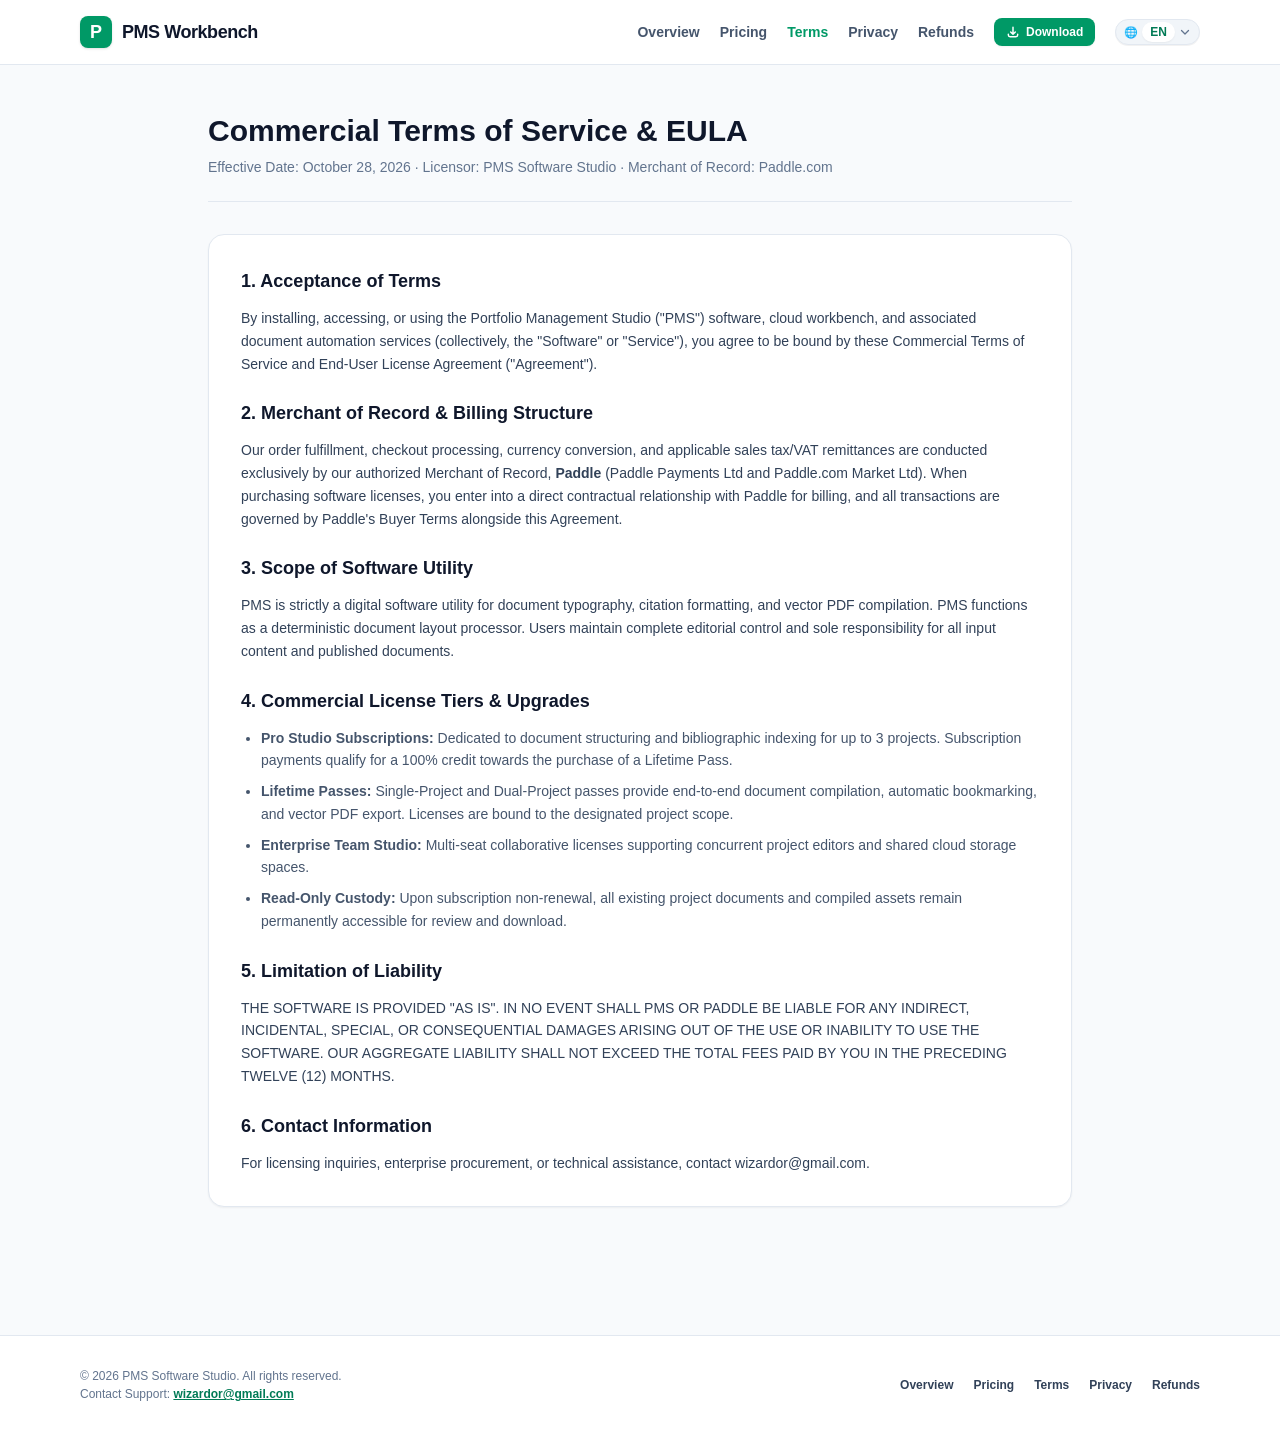
<file: terms.html>
<!DOCTYPE html>
<html lang="en">
<head>
  <meta charset="UTF-8" />
  <meta name="viewport" content="width=device-width, initial-scale=1.0" />
  <title>Terms of Service & EULA | PMS</title>
  <link rel="stylesheet" href="site-tailwind.css?v=1.3.290" />
  <script src="i18n.js?v=1.3.290"></script>
</head>
<body class="bg-slate-50 text-slate-800 antialiased selection:bg-emerald-500 selection:text-white flex flex-col min-h-screen">

  <!-- Navigation Bar -->
  <header class="border-b border-slate-200 bg-white/90 backdrop-blur sticky top-0 z-50">
    <div class="max-w-6xl mx-auto px-3 sm:px-4 h-16 flex items-center justify-between gap-2 sm:gap-4">
      <a href="index.html" class="flex items-center gap-2 sm:gap-2.5 shrink-0 min-w-0">
        <div class="w-8 h-8 rounded-lg bg-emerald-600 text-white flex items-center justify-center font-bold text-lg shadow-sm">
          P
        </div>
        <span class="font-extrabold text-base sm:text-lg text-slate-900 tracking-tight truncate">PMS Workbench</span>
      </a>

      <div class="flex items-center gap-2 sm:gap-5 shrink-0">
        <nav class="hidden md:flex items-center gap-5 text-sm font-semibold text-slate-600">
          <a href="index.html" data-i18n="nav_overview" class="hover:text-slate-900 transition">Overview</a>
          <a href="pricing.html" data-i18n="nav_pricing" class="hover:text-slate-900 transition">Pricing</a>
          <a href="terms.html" data-i18n="nav_terms" class="text-emerald-600 font-bold hover:text-emerald-700 transition">Terms</a>
          <a href="privacy.html" data-i18n="nav_privacy" class="hover:text-slate-900 transition">Privacy</a>
          <a href="refund.html" data-i18n="nav_refunds" class="hover:text-slate-900 transition">Refunds</a>
        </nav>

        <!-- Download Button -->
        <button type="button" onclick="openDownloadModal()" class="flex items-center gap-1.5 px-2.5 sm:px-3 py-1.5 rounded-lg bg-emerald-600 hover:bg-emerald-700 text-white text-xs font-bold shadow-xs hover:shadow-sm transition cursor-pointer shrink-0">
          <svg class="w-3.5 h-3.5" fill="none" stroke="currentColor" viewBox="0 0 24 24"><path stroke-linecap="round" stroke-linejoin="round" stroke-width="2.5" d="M4 16v1a3 3 0 003 3h10a3 3 0 003-3v-1m-4-4l-4 4m0 0l-4-4m4 4V4"/></svg>
          <span data-i18n="nav_download">Download</span>
        </button>


                                        <!-- 界面语言切换器 (点击下拉模式，兼顾移动端与桌面端紧凑显示) -->
        <div class="relative inline-block text-left shrink-0" id="lang-dropdown-container">
          <button type="button" id="lang-dropdown-btn" onclick="toggleLangDropdown(event)" aria-haspopup="true" aria-expanded="false" class="inline-flex items-center gap-1 p-0.5 pl-2 pr-2 rounded-full bg-slate-100 hover:bg-slate-200/70 border border-slate-200 text-xs font-bold shadow-2xs transition cursor-pointer select-none outline-none">
            <span class="text-slate-500 text-[11px] leading-none">🌐</span>
            <span id="current-lang-label" class="px-2 py-0.5 rounded-full bg-white text-emerald-700 font-extrabold shadow-xs transition">EN</span>
            <svg id="lang-dropdown-arrow" class="w-3 h-3 text-slate-500 transition-transform duration-200 shrink-0" width="12" height="12" style="width: 0.75rem; height: 0.75rem; flex-shrink: 0;" fill="none" stroke="currentColor" viewBox="0 0 24 24"><path stroke-linecap="round" stroke-linejoin="round" stroke-width="2.5" d="M19 9l-7 7-7-7"/></svg>
          </button>

          <div id="lang-dropdown-menu" class="hidden absolute right-0 mt-1.5 w-36 rounded-2xl bg-white border border-slate-200 shadow-xl py-1.5 px-1.5 z-[100] space-y-0.5" style="display: none; position: absolute; right: 0; top: 100%; margin-top: 0.375rem; width: 9.25rem; background-color: #ffffff; border-radius: 1rem; border: 1px solid #e2e8f0; box-shadow: 0 12px 28px -4px rgba(15, 23, 42, 0.15); padding: 0.375rem; z-index: 100;">
            <button type="button" onclick="selectLangOption('zh')" class="lang-btn w-full flex items-center justify-between px-2.5 py-1.5 rounded-xl text-xs font-semibold text-slate-600 hover:bg-slate-100 hover:text-slate-900 transition cursor-pointer text-left" data-lang="zh">
              <span class="flex items-center gap-2"><span class="inline-block w-5 text-center font-extrabold">简</span><span>简体中文</span></span>
              <span class="lang-check text-emerald-600 font-extrabold" style="display: none;">✓</span>
            </button>
            <button type="button" onclick="selectLangOption('en')" class="lang-btn w-full flex items-center justify-between px-2.5 py-1.5 rounded-xl text-xs font-extrabold bg-emerald-50 text-emerald-700 transition cursor-pointer text-left" data-lang="en">
              <span class="flex items-center gap-2"><span class="inline-block w-5 text-center font-extrabold">EN</span><span>English</span></span>
              <span class="lang-check text-emerald-600 font-extrabold" style="display: inline;">✓</span>
            </button>
            <button type="button" onclick="selectLangOption('zh-TW')" class="lang-btn w-full flex items-center justify-between px-2.5 py-1.5 rounded-xl text-xs font-semibold text-slate-600 hover:bg-slate-100 hover:text-slate-900 transition cursor-pointer text-left" data-lang="zh-TW">
              <span class="flex items-center gap-2"><span class="inline-block w-5 text-center font-extrabold">繁</span><span>繁體中文</span></span>
              <span class="lang-check text-emerald-600 font-extrabold" style="display: none;">✓</span>
            </button>
            <button type="button" onclick="selectLangOption('es')" class="lang-btn w-full flex items-center justify-between px-2.5 py-1.5 rounded-xl text-xs font-semibold text-slate-600 hover:bg-slate-100 hover:text-slate-900 transition cursor-pointer text-left" data-lang="es">
              <span class="flex items-center gap-2"><span class="inline-block w-5 text-center font-extrabold">ES</span><span>Español</span></span>
              <span class="lang-check text-emerald-600 font-extrabold" style="display: none;">✓</span>
            </button>
            <button type="button" onclick="selectLangOption('ja')" class="lang-btn w-full flex items-center justify-between px-2.5 py-1.5 rounded-xl text-xs font-semibold text-slate-600 hover:bg-slate-100 hover:text-slate-900 transition cursor-pointer text-left" data-lang="ja">
              <span class="flex items-center gap-2"><span class="inline-block w-5 text-center font-extrabold">日</span><span>日本語</span></span>
              <span class="lang-check text-emerald-600 font-extrabold" style="display: none;">✓</span>
            </button>
            <button type="button" onclick="selectLangOption('ko')" class="lang-btn w-full flex items-center justify-between px-2.5 py-1.5 rounded-xl text-xs font-semibold text-slate-600 hover:bg-slate-100 hover:text-slate-900 transition cursor-pointer text-left" data-lang="ko">
              <span class="flex items-center gap-2"><span class="inline-block w-5 text-center font-extrabold">韩</span><span>한국어</span></span>
              <span class="lang-check text-emerald-600 font-extrabold" style="display: none;">✓</span>
            </button>
          </div>
        </div>
      </div>
    </div>
  </header>

  <main class="max-w-4xl mx-auto px-4 py-12 flex-grow space-y-8">
    <div class="space-y-2 border-b border-slate-200 pb-6">
      <h1 data-i18n="terms_h1" class="text-3xl font-extrabold text-slate-900">Commercial Terms of Service & EULA</h1>
      <p data-i18n="terms_sub" class="text-sm text-slate-500">Effective Date: October 28, 2026 · Licensor: PMS Software Studio · Merchant of Record: Paddle.com</p>
    </div>

    <div class="bg-white rounded-2xl border border-slate-200 p-8 shadow-xs space-y-6 text-sm leading-relaxed text-slate-700">
      <section class="space-y-3">
        <h2 data-i18n="terms_s1_title" class="text-lg font-bold text-slate-900">1. Acceptance of Terms</h2>
        <p data-i18n="terms_s1_body">
          By installing, accessing, or using the Portfolio Management Studio ("PMS") software, cloud workbench, and associated document automation services (collectively, the "Software" or "Service"), you agree to be bound by these Commercial Terms of Service and End-User License Agreement ("Agreement").
        </p>
      </section>

      <section class="space-y-3">
        <h2 data-i18n="terms_s2_title" class="text-lg font-bold text-slate-900">2. Merchant of Record & Billing Structure</h2>
        <p data-i18n-html="terms_s2_body">
          Our order fulfillment, checkout processing, currency conversion, and applicable sales tax/VAT remittances are conducted exclusively by our authorized Merchant of Record, <strong>Paddle</strong> (Paddle Payments Ltd and Paddle.com Market Ltd). When purchasing software licenses, you enter into a direct contractual relationship with Paddle for billing, and all transactions are governed by Paddle's Buyer Terms alongside this Agreement.
        </p>
      </section>

      <section class="space-y-3">
        <h2 data-i18n="terms_s3_title" class="text-lg font-bold text-slate-900">3. Scope of Software Utility</h2>
        <p data-i18n="terms_s3_body">
          PMS is strictly a digital software utility for document typography, citation formatting, and vector PDF compilation. PMS functions as a deterministic document layout processor. Users maintain complete editorial control and sole responsibility for all input content and published documents.
        </p>
      </section>

      <section class="space-y-3">
        <h2 data-i18n="terms_s4_title" class="text-lg font-bold text-slate-900">4. Commercial License Tiers & Upgrades</h2>
        <ul class="list-disc pl-5 space-y-2 text-slate-600">
          <li data-i18n-html="terms_s4_li1"><strong>Pro Studio Subscriptions:</strong> Dedicated to document structuring and bibliographic indexing for up to 3 projects. Subscription payments qualify for a 100% credit towards the purchase of a Lifetime Pass.</li>
          <li data-i18n-html="terms_s4_li2"><strong>Lifetime Passes:</strong> Single-Project and Dual-Project passes provide end-to-end document compilation, automatic bookmarking, and vector PDF export. Licenses are bound to the designated project scope.</li>
          <li data-i18n-html="terms_s4_li3"><strong>Enterprise Team Studio:</strong> Multi-seat collaborative licenses supporting concurrent project editors and shared cloud storage spaces.</li>
          <li data-i18n-html="terms_s4_li4"><strong>Read-Only Custody:</strong> Upon subscription non-renewal, all existing project documents and compiled assets remain permanently accessible for review and download.</li>
        </ul>
      </section>

      <section class="space-y-3">
        <h2 data-i18n="terms_s5_title" class="text-lg font-bold text-slate-900">5. Limitation of Liability</h2>
        <p data-i18n="terms_s5_body">
          THE SOFTWARE IS PROVIDED "AS IS". IN NO EVENT SHALL PMS OR PADDLE BE LIABLE FOR ANY INDIRECT, INCIDENTAL, SPECIAL, OR CONSEQUENTIAL DAMAGES ARISING OUT OF THE USE OR INABILITY TO USE THE SOFTWARE. OUR AGGREGATE LIABILITY SHALL NOT EXCEED THE TOTAL FEES PAID BY YOU IN THE PRECEDING TWELVE (12) MONTHS.
        </p>
      </section>

      <section class="space-y-3">
        <h2 data-i18n="terms_s6_title" class="text-lg font-bold text-slate-900">6. Contact Information</h2>
        <p data-i18n="terms_s6_body">
          For licensing inquiries, enterprise procurement, or technical assistance, contact wizardor@gmail.com.
        </p>
      </section>
    </div>
  </main>

  <!-- Legal Footer -->
  <footer class="mt-20 pt-8 border-t border-slate-200 text-xs text-slate-500 bg-white">
    <div class="max-w-6xl mx-auto px-4 space-y-4 pb-8">
      <div class="flex flex-col sm:flex-row items-center justify-between gap-4">
        <div>
          <p data-i18n="footer_rights">© 2026 PMS Software Studio. All rights reserved.</p>
          <p class="mt-0.5"><span data-i18n="footer_support">Contact Support:</span> <a href="mailto:wizardor@gmail.com" class="text-emerald-700 underline font-semibold">wizardor@gmail.com</a></p>
        </div>
        <div class="flex flex-wrap items-center justify-center sm:justify-end gap-x-5 gap-y-2 font-semibold text-slate-700">
          <a href="index.html" data-i18n="nav_overview" class="hover:text-emerald-600">Home</a>
          <a href="pricing.html" data-i18n="nav_pricing" class="hover:text-emerald-600">Pricing</a>
          <a href="terms.html" data-i18n="nav_terms" class="hover:text-emerald-600">Terms of Service</a>
          <a href="privacy.html" data-i18n="nav_privacy" class="hover:text-emerald-600">Privacy Policy</a>
          <a href="refund.html" data-i18n="nav_refunds" class="hover:text-emerald-600">Refund Policy</a>
        </div>
      </div>
    </div>
  </footer>

              <!-- Three-Track Download Modal -->
  <div id="download-modal" class="fixed inset-0 z-[9999] hidden items-center justify-center p-4 bg-slate-900/65 backdrop-blur-xs transition-opacity" style="display: none; position: fixed; inset: 0; z-index: 9999; align-items: center; justify-content: center; background-color: rgba(15, 23, 42, 0.65); backdrop-filter: blur(4px); padding: 1rem;">
    <div class="relative w-full max-w-2xl bg-white rounded-2xl shadow-2xl border border-slate-200 p-6 sm:p-8 space-y-6 max-h-[92vh] overflow-y-auto text-left" style="background-color: #ffffff; color: #1e293b;">
      
      <!-- Close button -->
      <button type="button" onclick="closeDownloadModal()" class="absolute top-4 right-4 text-slate-400 hover:text-slate-700 p-1.5 rounded-lg hover:bg-slate-100 transition cursor-pointer" aria-label="Close">
        <svg class="w-5 h-5 shrink-0" width="20" height="20" style="width: 1.25rem; height: 1.25rem; flex-shrink: 0;" fill="none" stroke="currentColor" viewBox="0 0 24 24"><path stroke-linecap="round" stroke-linejoin="round" stroke-width="2" d="M6 18L18 6M6 6l12 12"/></svg>
      </button>

      <!-- Modal Title -->
      <div class="space-y-1">
        <h3 class="text-xl sm:text-2xl font-extrabold text-slate-900 tracking-tight" data-i18n="modal_title">
          Install PMS Browser Extension
        </h3>
        <p class="text-xs text-slate-500">
          Official Standalone Offline Packages (v1.3.288) • Enterprise Grade AST Security
        </p>
      </div>

      <!-- Three-Track Tabs Switcher -->
      <div class="flex items-center gap-1.5 p-1 rounded-2xl bg-slate-100 border border-slate-200">
        <!-- Chrome Tab -->
        <button type="button" id="tab-btn-chrome" onclick="switchBrowserTab('chrome')" class="flex-1 py-2.5 px-3 rounded-xl text-xs sm:text-sm font-extrabold transition shadow-xs flex items-center justify-center gap-2 bg-emerald-600 text-white cursor-pointer outline-none">
          <span>🌐</span>
          <span data-i18n="tab_chrome">Google Chrome</span>
        </button>
        <!-- Edge Tab -->
        <button type="button" id="tab-btn-edge" onclick="switchBrowserTab('edge')" class="flex-1 py-2.5 px-3 rounded-xl text-xs sm:text-sm font-semibold text-slate-500 hover:text-slate-800 hover:bg-slate-100 transition flex items-center justify-center gap-2 cursor-pointer outline-none">
          <span>🌐</span>
          <span data-i18n="tab_edge">Microsoft Edge</span>
        </button>
        <!-- Firefox Tab -->
        <button type="button" id="tab-btn-firefox" onclick="switchBrowserTab('firefox')" class="flex-1 py-2.5 px-3 rounded-xl text-xs sm:text-sm font-semibold text-slate-500 hover:text-slate-800 hover:bg-slate-100 transition flex items-center justify-center gap-2 cursor-pointer outline-none">
          <span>🦊</span>
          <span data-i18n="tab_firefox">Mozilla Firefox</span>
        </button>
      </div>

      <!-- PANE 1: Google Chrome -->
      <div id="tab-pane-chrome" class="space-y-4" style="display: block;">
        
        <!-- Track 1: Official Chrome Web Store (Recommended 1-Click Install) -->
        <div class="bg-blue-50/70 border-2 border-blue-200/90 rounded-2xl p-4 sm:p-5 flex flex-col sm:flex-row items-center justify-between gap-4 shadow-xs">
          <div class="space-y-1 text-center sm:text-left">
            <div class="inline-flex items-center gap-1.5 px-2 py-0.5 rounded-full bg-blue-100 text-blue-800 text-[11px] font-bold">
              <span class="w-1.5 h-1.5 rounded-full bg-blue-500" style="width: 6px; height: 6px; border-radius: 9999px; background-color: #3b82f6; display: inline-block;"></span>
              <span data-i18n="chrome_cws_badge">Official Chrome Web Store • Live</span>
            </div>
            <div class="font-bold text-slate-900 text-sm" data-i18n="chrome_cws_title">Chrome Web Store Official Listing</div>
            <div class="text-xs text-slate-500" data-i18n="chrome_cws_subtitle">1-Click direct install • Automatic updates • Google verified</div>
          </div>
          <a href="https://chromewebstore.google.com/detail/pms-enterprise-ai-petitio/edkmkhfghakjgoimbaaakoeoneblndpf" target="_blank" rel="noopener noreferrer" class="w-full sm:w-auto px-5 py-2.5 rounded-xl bg-blue-600 hover:bg-blue-700 text-white font-bold text-xs sm:text-sm shadow-md transition flex items-center justify-center gap-2 shrink-0 cursor-pointer" style="text-decoration: none;">
            <svg class="w-4 h-4 shrink-0" width="16" height="16" style="width: 1rem; height: 1rem; flex-shrink: 0;" fill="none" stroke="currentColor" viewBox="0 0 24 24"><path stroke-linecap="round" stroke-linejoin="round" stroke-width="2.5" d="M10 6H6a2 2 0 00-2 2v10a2 2 0 002 2h10a2 2 0 002-2v-4M14 4h6m0 0v6m0-6L10 14"/></svg>
            <span data-i18n="chrome_cws_btn">Add to Chrome (Free)</span>
          </a>
        </div>

        <!-- Divider -->
        <div class="flex items-center gap-3 my-1">
          <div class="flex-grow border-t border-slate-200"></div>
          <span class="text-[11px] font-bold text-slate-400 uppercase tracking-wider" data-i18n="chrome_or_divider">Or: Standalone Offline Package</span>
          <div class="flex-grow border-t border-slate-200"></div>
        </div>

        <!-- Track 2: Standalone Offline Zip Package -->
        <div class="bg-slate-50 border border-slate-200 rounded-2xl p-3.5 sm:p-4 flex flex-col sm:flex-row items-center justify-between gap-3">
          <div class="space-y-0.5 text-center sm:text-left">
            <div class="font-bold text-slate-900 text-xs sm:text-sm" data-i18n="chrome_title">Google Chrome Standalone Package</div>
            <div class="text-xs text-slate-500">pms-extension-chrome-latest.zip (7.93 MB) • v1.3.288</div>
          </div>
          <a href="pms-extension-chrome-latest.zip" download="pms-extension-chrome-latest.zip" class="w-full sm:w-auto px-4 py-2 rounded-xl bg-slate-800 hover:bg-slate-900 text-white font-bold text-xs shadow-sm transition flex items-center justify-center gap-2 shrink-0 cursor-pointer" style="text-decoration: none;">
            <svg class="w-3.5 h-3.5 shrink-0" width="14" height="14" style="width: 0.875rem; height: 0.875rem; flex-shrink: 0;" fill="none" stroke="currentColor" viewBox="0 0 24 24"><path stroke-linecap="round" stroke-linejoin="round" stroke-width="2.5" d="M4 16v1a3 3 0 003 3h10a3 3 0 003-3v-1m-4-4l-4 4m0 0l-4-4m4 4V4"/></svg>
            <span data-i18n="chrome_btn">Download Offline ZIP</span>
          </a>
        </div>

        <!-- 3 Steps Visual Guide (Compact) -->
        <div class="space-y-2">
          <div class="flex items-start gap-3 bg-slate-50 p-2.5 rounded-xl border border-slate-200/80">
            <div class="w-5 h-5 rounded-full bg-slate-700 text-white font-extrabold text-[11px] flex items-center justify-center shrink-0 mt-0.5" style="width: 1.25rem; height: 1.25rem; border-radius: 9999px; flex-shrink: 0;">1</div>
            <div class="space-y-0.5">
              <h4 class="font-bold text-slate-900 text-xs" data-i18n="chrome_step1_title">Step 1: Download & Extract</h4>
              <p class="text-[11px] text-slate-600 leading-relaxed" data-i18n-html="chrome_step1_desc">Extract <code>pms-extension-chrome-latest.zip</code> to a local folder (e.g. <code>D:\PMS-Extension</code>).</p>
            </div>
          </div>

          <div class="flex items-start gap-3 bg-slate-50 p-2.5 rounded-xl border border-slate-200/80">
            <div class="w-5 h-5 rounded-full bg-slate-700 text-white font-extrabold text-[11px] flex items-center justify-center shrink-0 mt-0.5" style="width: 1.25rem; height: 1.25rem; border-radius: 9999px; flex-shrink: 0;">2</div>
            <div class="space-y-0.5">
              <h4 class="font-bold text-slate-900 text-xs" data-i18n="chrome_step2_title">Step 2: Open Extensions & Enable Developer Mode</h4>
              <p class="text-[11px] text-slate-600 leading-relaxed" data-i18n-html="chrome_step2_desc">In Chrome address bar, open <code>chrome://extensions/</code> and toggle on <strong>Developer mode</strong>.</p>
            </div>
          </div>

          <div class="flex items-start gap-3 bg-slate-50 p-2.5 rounded-xl border border-slate-200/80">
            <div class="w-5 h-5 rounded-full bg-slate-700 text-white font-extrabold text-[11px] flex items-center justify-center shrink-0 mt-0.5" style="width: 1.25rem; height: 1.25rem; border-radius: 9999px; flex-shrink: 0;">3</div>
            <div class="space-y-0.5">
              <h4 class="font-bold text-slate-900 text-xs" data-i18n="chrome_step3_title">Step 3: Load Unpacked Extension</h4>
              <p class="text-[11px] text-slate-600 leading-relaxed" data-i18n-html="chrome_step3_desc">Click <strong>Load unpacked</strong> on top left, select the extracted folder, and PMS is ready!</p>
            </div>
          </div>
        </div>

        <!-- Note -->
        <div class="p-3 bg-emerald-50/50 border border-emerald-100 rounded-xl text-slate-600 text-[11px] leading-relaxed flex items-center gap-2">
          <span class="text-base shrink-0">💡</span>
          <span data-i18n="chrome_note">Officially published on Chrome Web Store! We recommend 1-click install via Web Store above. Standalone packages remain available for private networks.</span>
        </div>
      </div>

      <!-- PANE 2: Microsoft Edge -->
      <div id="tab-pane-edge" class="space-y-5" style="display: none;">
        <!-- Header & Download CTA -->
        <div class="bg-blue-50/60 border border-blue-200/80 rounded-2xl p-4 sm:p-5 flex flex-col sm:flex-row items-center justify-between gap-4">
          <div class="space-y-1 text-center sm:text-left">
            <div class="inline-flex items-center gap-1.5 px-2 py-0.5 rounded-full bg-blue-100 text-blue-800 text-[11px] font-bold">
              <span class="w-1.5 h-1.5 rounded-full bg-blue-500" style="width: 6px; height: 6px; border-radius: 9999px; background-color: #3b82f6; display: inline-block;"></span>
              <span data-i18n="edge_badge">Chromium Native • v1.3.288</span>
            </div>
            <div class="font-bold text-slate-900 text-sm" data-i18n="edge_title">Microsoft Edge Chromium Package</div>
            <div class="text-xs text-slate-500">pms-extension-edge-latest.zip (7.93 MB)</div>
          </div>
          <a href="pms-extension-edge-latest.zip" download="pms-extension-edge-latest.zip" class="w-full sm:w-auto px-5 py-2.5 rounded-xl bg-blue-600 hover:bg-blue-700 text-white font-bold text-xs sm:text-sm shadow-md transition flex items-center justify-center gap-2 shrink-0 cursor-pointer" style="text-decoration: none;">
            <svg class="w-4 h-4 shrink-0" width="16" height="16" style="width: 1rem; height: 1rem; flex-shrink: 0;" fill="none" stroke="currentColor" viewBox="0 0 24 24"><path stroke-linecap="round" stroke-linejoin="round" stroke-width="2.5" d="M4 16v1a3 3 0 003 3h10a3 3 0 003-3v-1m-4-4l-4 4m0 0l-4-4m4 4V4"/></svg>
            <span data-i18n="edge_btn">Download for Edge (7.93 MB)</span>
          </a>
        </div>

        <!-- 3 Steps Visual Guide -->
        <div class="space-y-3">
          <div class="flex items-start gap-3 bg-slate-50 p-3.5 rounded-xl border border-slate-200/80">
            <div class="w-6 h-6 rounded-full bg-blue-600 text-white font-extrabold text-xs flex items-center justify-center shrink-0 mt-0.5" style="width: 1.5rem; height: 1.5rem; border-radius: 9999px; flex-shrink: 0;">1</div>
            <div class="space-y-0.5">
              <h4 class="font-bold text-slate-900 text-xs sm:text-sm" data-i18n="edge_step1_title">Step 1: Download & Extract</h4>
              <p class="text-xs text-slate-600 leading-relaxed" data-i18n-html="edge_step1_desc">Click above to download <code>pms-extension-edge-latest.zip</code> and extract it to a local folder.</p>
            </div>
          </div>

          <div class="flex items-start gap-3 bg-slate-50 p-3.5 rounded-xl border border-slate-200/80">
            <div class="w-6 h-6 rounded-full bg-blue-600 text-white font-extrabold text-xs flex items-center justify-center shrink-0 mt-0.5" style="width: 1.5rem; height: 1.5rem; border-radius: 9999px; flex-shrink: 0;">2</div>
            <div class="space-y-0.5">
              <h4 class="font-bold text-slate-900 text-xs sm:text-sm" data-i18n="edge_step2_title">Step 2: Open Extensions & Enable Developer Mode</h4>
              <p class="text-xs text-slate-600 leading-relaxed" data-i18n-html="edge_step2_desc">In Edge address bar, enter <code>edge://extensions/</code> and toggle on <strong>Developer mode</strong> in the left sidebar.</p>
            </div>
          </div>

          <div class="flex items-start gap-3 bg-slate-50 p-3.5 rounded-xl border border-slate-200/80">
            <div class="w-6 h-6 rounded-full bg-blue-600 text-white font-extrabold text-xs flex items-center justify-center shrink-0 mt-0.5" style="width: 1.5rem; height: 1.5rem; border-radius: 9999px; flex-shrink: 0;">3</div>
            <div class="space-y-0.5">
              <h4 class="font-bold text-slate-900 text-xs sm:text-sm" data-i18n="edge_step3_title">Step 3: Load Unpacked Extension</h4>
              <p class="text-xs text-slate-600 leading-relaxed" data-i18n-html="edge_step3_desc">Click <strong>Load unpacked</strong>, select your extracted folder, and PMS is ready for Edge!</p>
            </div>
          </div>
        </div>

        <!-- Note -->
        <div class="p-3 bg-blue-50/50 border border-blue-100 rounded-xl text-slate-600 text-[11px] leading-relaxed flex items-center gap-2">
          <span class="text-base shrink-0">💡</span>
          <span data-i18n="edge_note">100% compatible with Edge Chromium core. Supports Edge side panel and split screen workflows.</span>
        </div>
      </div>

      <!-- PANE 3: Mozilla Firefox -->
      <div id="tab-pane-firefox" class="space-y-5" style="display: none;">
        <!-- Header & Download CTA -->
        <div class="bg-amber-50/60 border border-amber-200/80 rounded-2xl p-4 sm:p-5 flex flex-col sm:flex-row items-center justify-between gap-4">
          <div class="space-y-1 text-center sm:text-left">
            <div class="inline-flex items-center gap-1.5 px-2 py-0.5 rounded-full bg-amber-100 text-amber-800 text-[11px] font-bold">
              <span class="w-1.5 h-1.5 rounded-full bg-amber-500" style="width: 6px; height: 6px; border-radius: 9999px; background-color: #f59e0b; display: inline-block;"></span>
              <span data-i18n="firefox_badge">Native Gecko MV3 • v1.3.288</span>
            </div>
            <div class="font-bold text-slate-900 text-sm" data-i18n="firefox_title">Mozilla Firefox Gecko MV3 Package</div>
            <div class="text-xs text-slate-500">pms-extension-firefox-latest.zip (7.93 MB)</div>
          </div>
          <a href="pms-extension-firefox-latest.zip" download="pms-extension-firefox-latest.zip" class="w-full sm:w-auto px-5 py-2.5 rounded-xl bg-amber-600 hover:bg-amber-700 text-white font-bold text-xs sm:text-sm shadow-md transition flex items-center justify-center gap-2 shrink-0 cursor-pointer" style="text-decoration: none;">
            <svg class="w-4 h-4 shrink-0" width="16" height="16" style="width: 1rem; height: 1rem; flex-shrink: 0;" fill="none" stroke="currentColor" viewBox="0 0 24 24"><path stroke-linecap="round" stroke-linejoin="round" stroke-width="2.5" d="M4 16v1a3 3 0 003 3h10a3 3 0 003-3v-1m-4-4l-4 4m0 0l-4-4m4 4V4"/></svg>
            <span data-i18n="firefox_btn">Download for Firefox (7.93 MB)</span>
          </a>
        </div>

        <!-- 3 Steps Visual Guide -->
        <div class="space-y-3">
          <div class="flex items-start gap-3 bg-slate-50 p-3.5 rounded-xl border border-slate-200/80">
            <div class="w-6 h-6 rounded-full bg-amber-600 text-white font-extrabold text-xs flex items-center justify-center shrink-0 mt-0.5" style="width: 1.5rem; height: 1.5rem; border-radius: 9999px; flex-shrink: 0;">1</div>
            <div class="space-y-0.5">
              <h4 class="font-bold text-slate-900 text-xs sm:text-sm" data-i18n="firefox_step1_title">Step 1: Download & Extract</h4>
              <p class="text-xs text-slate-600 leading-relaxed" data-i18n-html="firefox_step1_desc">Click above to download <code>pms-extension-firefox-latest.zip</code> and extract it to a local folder.</p>
            </div>
          </div>

          <div class="flex items-start gap-3 bg-slate-50 p-3.5 rounded-xl border border-slate-200/80">
            <div class="w-6 h-6 rounded-full bg-amber-600 text-white font-extrabold text-xs flex items-center justify-center shrink-0 mt-0.5" style="width: 1.5rem; height: 1.5rem; border-radius: 9999px; flex-shrink: 0;">2</div>
            <div class="space-y-0.5">
              <h4 class="font-bold text-slate-900 text-xs sm:text-sm" data-i18n="firefox_step2_title">Step 2: Open Add-on Debugging</h4>
              <p class="text-xs text-slate-600 leading-relaxed" data-i18n-html="firefox_step2_desc">In Firefox address bar, enter <code>about:debugging#/runtime/this-firefox</code> and press Enter.</p>
            </div>
          </div>

          <div class="flex items-start gap-3 bg-slate-50 p-3.5 rounded-xl border border-slate-200/80">
            <div class="w-6 h-6 rounded-full bg-amber-600 text-white font-extrabold text-xs flex items-center justify-center shrink-0 mt-0.5" style="width: 1.5rem; height: 1.5rem; border-radius: 9999px; flex-shrink: 0;">3</div>
            <div class="space-y-0.5">
              <h4 class="font-bold text-slate-900 text-xs sm:text-sm" data-i18n="firefox_step3_title">Step 3: Load Temporary Add-on</h4>
              <p class="text-xs text-slate-600 leading-relaxed" data-i18n-html="firefox_step3_desc">Click <strong>Load Temporary Add-on...</strong>, select <code>manifest.json</code> in your extracted folder, and PMS launches in your sidebar!</p>
            </div>
          </div>
        </div>

        <!-- Note -->
        <div class="p-3 bg-amber-50/50 border border-amber-100 rounded-xl text-slate-600 text-[11px] leading-relaxed flex items-center gap-2">
          <span class="text-base shrink-0">💡</span>
          <span data-i18n="firefox_note">Gecko MV3 sidebar integration supported. Direct offline installation with full privacy isolation.</span>
        </div>
      </div>

      <!-- Footer Buttons -->
      <div class="pt-2 flex justify-end">
        <button type="button" onclick="closeDownloadModal()" class="px-5 py-2 rounded-xl bg-slate-100 hover:bg-slate-200 text-slate-700 text-xs font-bold transition cursor-pointer" data-i18n="modal_close">
          Close
        </button>
      </div>

    </div>
  </div>
</body>
</html>
</file>
<file: paddle-v2.css>
.paddle-hidden {
  display: none !important;
}

.paddle-visible {
  display: block !important;
}

.paddle_styled_button {
  -webkit-font-smoothing: antialiased;
  -webkit-appearance: none;
}

.paddle_styled_button.light {
  font-family: 'Helvetica Neue', Helvetica, Arial, 'lucida grande', tahoma, verdana, arial, sans-serif;
  text-decoration: none;
  box-shadow: 0 1px 1px rgba(0, 0, 0, 0.05);
  border-radius: 2px;
  color: #4e5665;
  padding-top: 5px;
  padding-bottom: 5px;
  padding-left: 9px;
  padding-right: 9px;
  box-sizing: content-box;
  border: 1px solid;
  border-color: #cdced0 #c5c6c8 #b6b7b9;
  font-weight: bold;
  font-size: 13px;
  text-shadow: 0px 1px 0px #fff;
  background: -webkit-linear-gradient(#fdfdfd 0%, #f6f7f8 100%);
  background: -moz-linear-gradient(#fdfdfd 0%, #f6f7f8 100%);
  background: -ms-linear-gradient(#fdfdfd 0%, #f6f7f8 100%);
  background: -o-linear-gradient(#fdfdfd 0%, #f6f7f8 100%);
  background: linear-gradient(#fdfdfd 0%, #f6f7f8 100%);
  display: inline-block;
  outline: none;
  cursor: pointer;
}

.paddle_styled_button.light:active {
  background: -webkit-linear-gradient(#f6f7f8 0%, #fdfdfd 100%);
  background: -moz-linear-gradient(#f6f7f8 0%, #fdfdfd 100%);
  background: -ms-linear-gradient(#f6f7f8 0%, #fdfdfd 100%);
  background: -o-linear-gradient(#f6f7f8 0%, #fdfdfd 100%);
  background: linear-gradient(#f6f7f8 0%, #fdfdfd 100%);
  box-shadow: inset 0px 1px 1px rgba(0, 0, 0, 0.1);
  border-color: #b6b7b9 #c5c6c8 #cdced0;
}

.paddle_styled_button.green {
  font-family: 'Helvetica Neue', Helvetica, Arial, 'lucida grande', tahoma, verdana, arial, sans-serif;
  text-decoration: none;
  box-shadow: 0 1px 1px rgba(0, 0, 0, 0.05);
  border-radius: 2px;
  padding-top: 5px;
  padding-bottom: 5px;
  padding-left: 9px;
  padding-right: 9px;
  box-sizing: content-box;
  border: 1px solid;
  font-weight: bold;
  font-size: 13px;
  background: -webkit-linear-gradient(#74c937 0%, #67b131 100%);
  background: -moz-linear-gradient(#74c937 0%, #67b131 100%);
  background: -ms-linear-gradient(#74c937 0%, #67b131 100%);
  background: -o-linear-gradient(#74c937 0%, #67b131 100%);
  background: linear-gradient(#74c937 0%, #67b131 100%);
  border-color: #60a62e #519f18 #409701;
  color: #ffffff !important;
  text-shadow: 0px -1px 0px rgba(0, 0, 0, 0.22);
  display: inline-block;
  outline: none;
  cursor: pointer;
}

.paddle_styled_button.green:active {
  background: -webkit-linear-gradient(#67b131 0%, #74c937 100%);
  background: -moz-linear-gradient(#67b131 0%, #74c937 100%);
  background: -ms-linear-gradient(#67b131 0%, #74c937 100%);
  background: -o-linear-gradient(#67b131 0%, #74c937 100%);
  background: linear-gradient(#67b131 0%, #74c937 100%);
  box-shadow: inset 0px 1px 1px rgba(0, 0, 0, 0.1);
  border-color: #409701 #519f18 #60a62e;
}

.paddle_styled_button.dark {
  font-family: 'Helvetica Neue', Helvetica, Arial, 'lucida grande', tahoma, verdana, arial, sans-serif;
  text-decoration: none;
  box-shadow: 0 1px 1px rgba(0, 0, 0, 0.18);
  border-radius: 2px;
  color: #ffffff;
  padding-top: 5px;
  padding-bottom: 5px;
  padding-left: 9px;
  padding-right: 9px;
  box-sizing: content-box;
  border: 1px solid;
  border-color: #494949 #303030 #1d1d1d;
  font-weight: bold;
  font-size: 13px;
  text-shadow: 0px 1px 0px #414141;
  background: -webkit-linear-gradient(#636363 0%, #4b4b4b 100%);
  background: -moz-linear-gradient(#636363 0%, #4b4b4b 100%);
  background: -ms-linear-gradient(#636363 0%, #4b4b4b 100%);
  background: -o-linear-gradient(#636363 0%, #4b4b4b 100%);
  background: linear-gradient(#636363 0%, #4b4b4b 100%);
  display: inline-block;
  outline: none;
  cursor: pointer;
}

.paddle_styled_button.dark:active {
  background: -webkit-linear-gradient(#4b4b4b 0%, #636363 100%);
  background: -moz-linear-gradient(#4b4b4b 0%, #636363 100%);
  background: -ms-linear-gradient(#4b4b4b 0%, #636363 100%);
  background: -o-linear-gradient(#4b4b4b 0%, #636363 100%);
  background: linear-gradient(#4b4b4b 0%, #636363 100%);
  box-shadow: inset 0px 1px 1px rgba(0, 0, 0, 0.2);
  border-color: #1d1d1d #303030 #494949;
}

.paddle_styled_button.large {
  padding-top: 9px;
  padding-bottom: 9px;
  padding-left: 18px;
  padding-right: 18px;
  font-size: 15px;
}

.experiment-as-wide-overlay {
  left: calc(50% - 670px) !important;
}

@media only screen and (prefers-color-scheme: dark) {
  iframe.paddle-frame {
    color-scheme: auto !important;
  }
}

body:has(iframe.paddle-frame.paddle-frame-overlay) {
  position: static !important;
}
</file>
